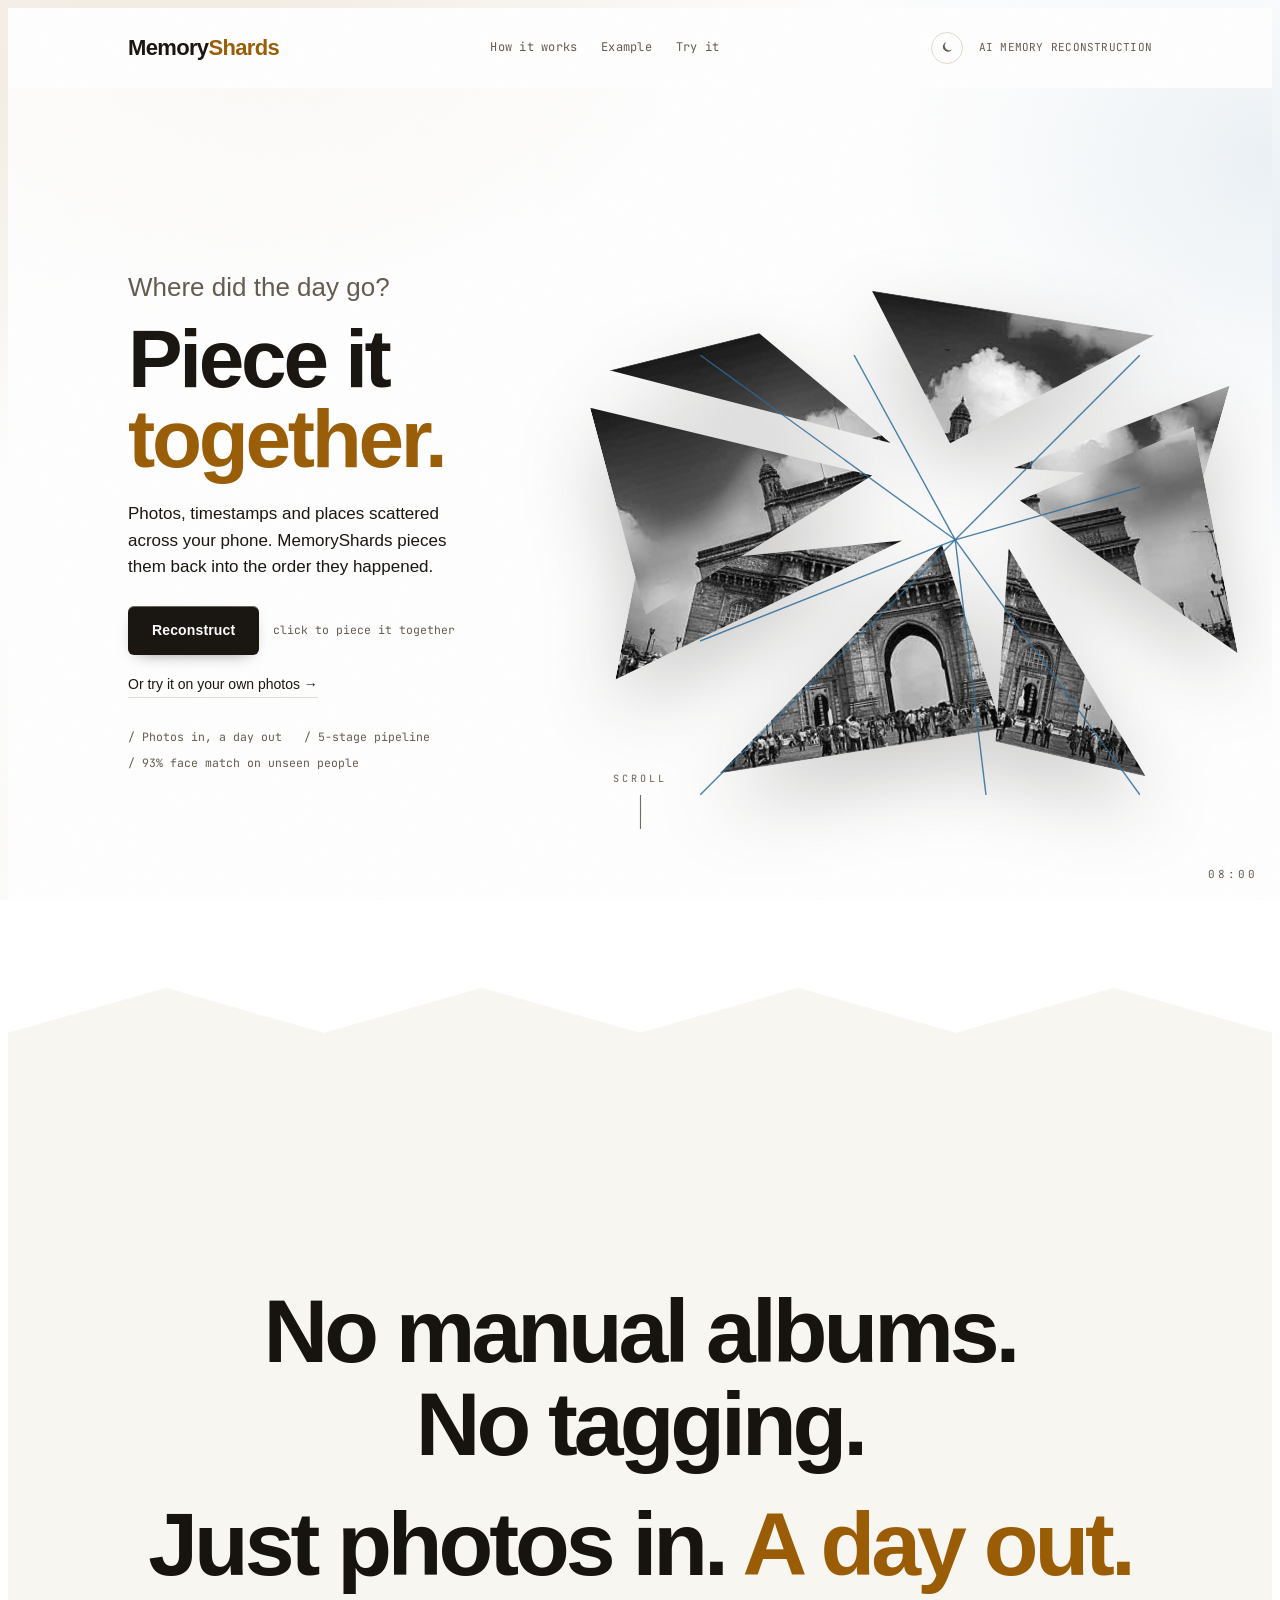
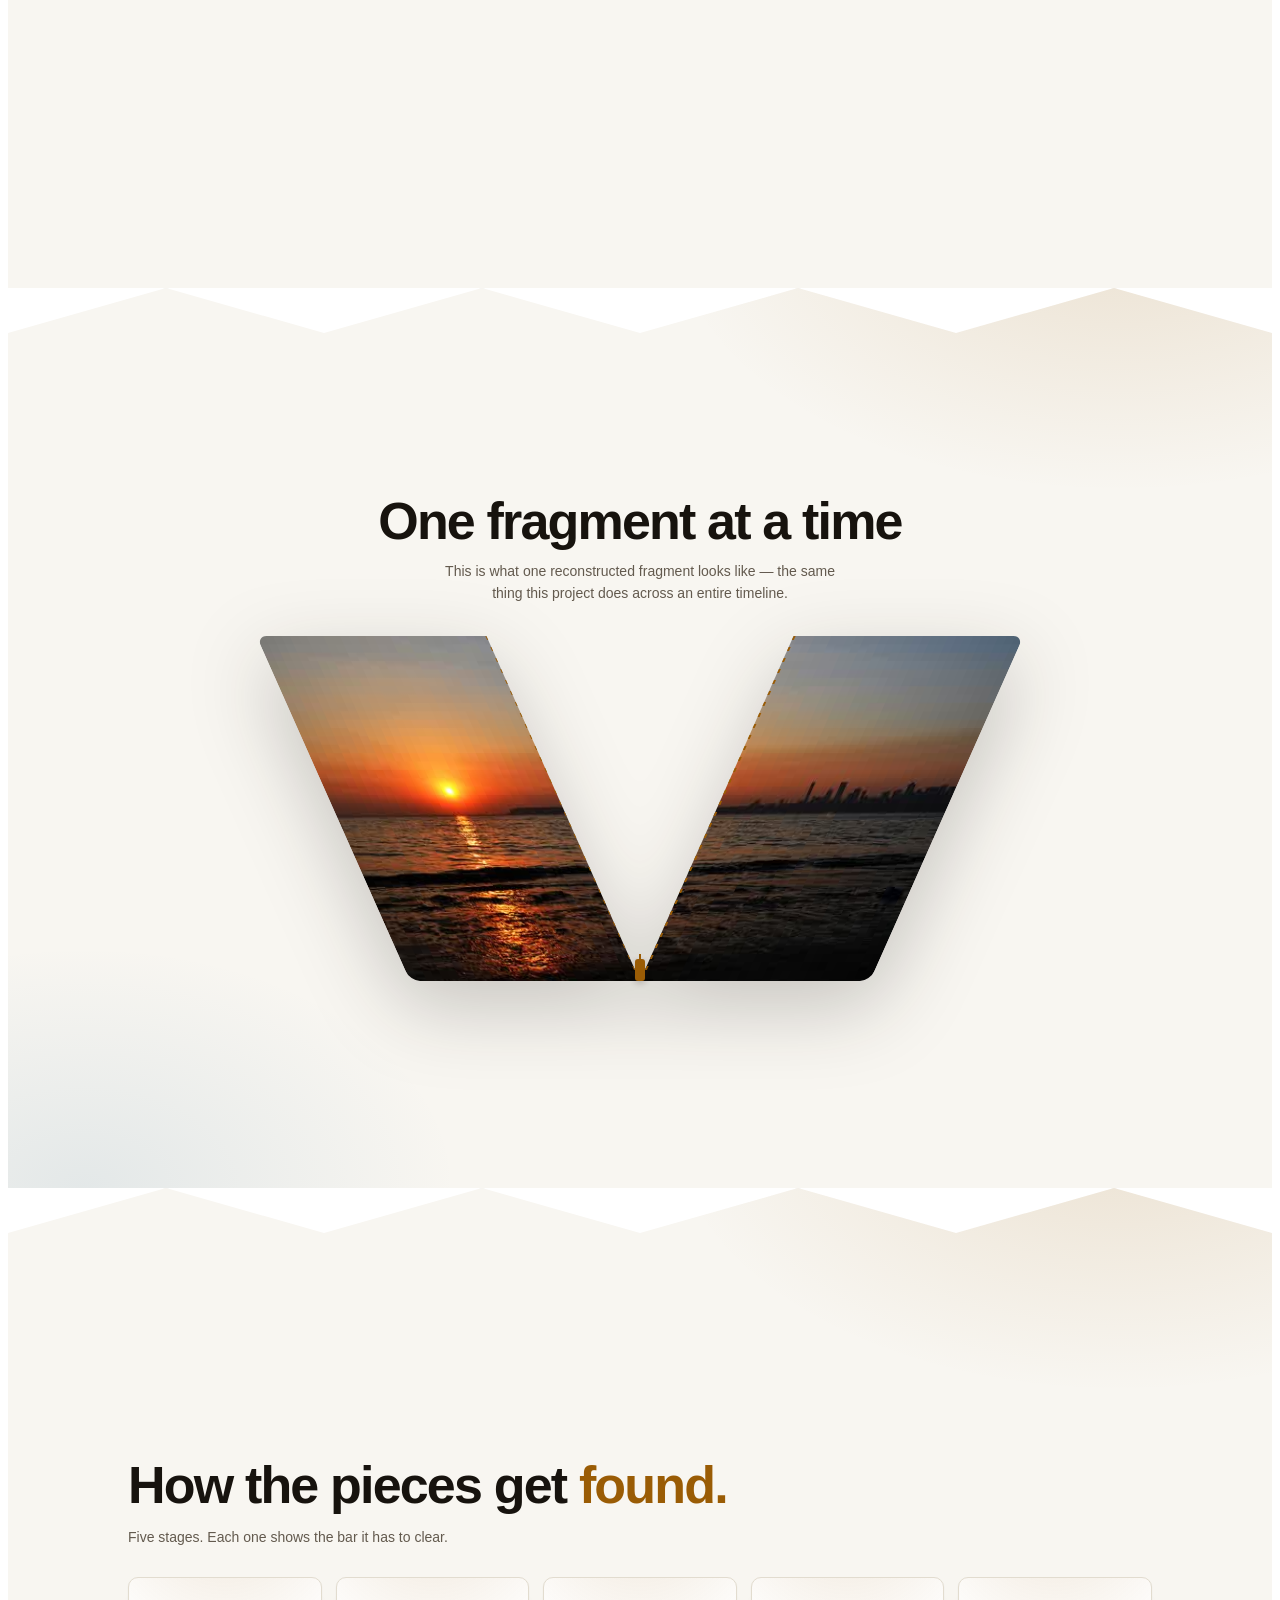
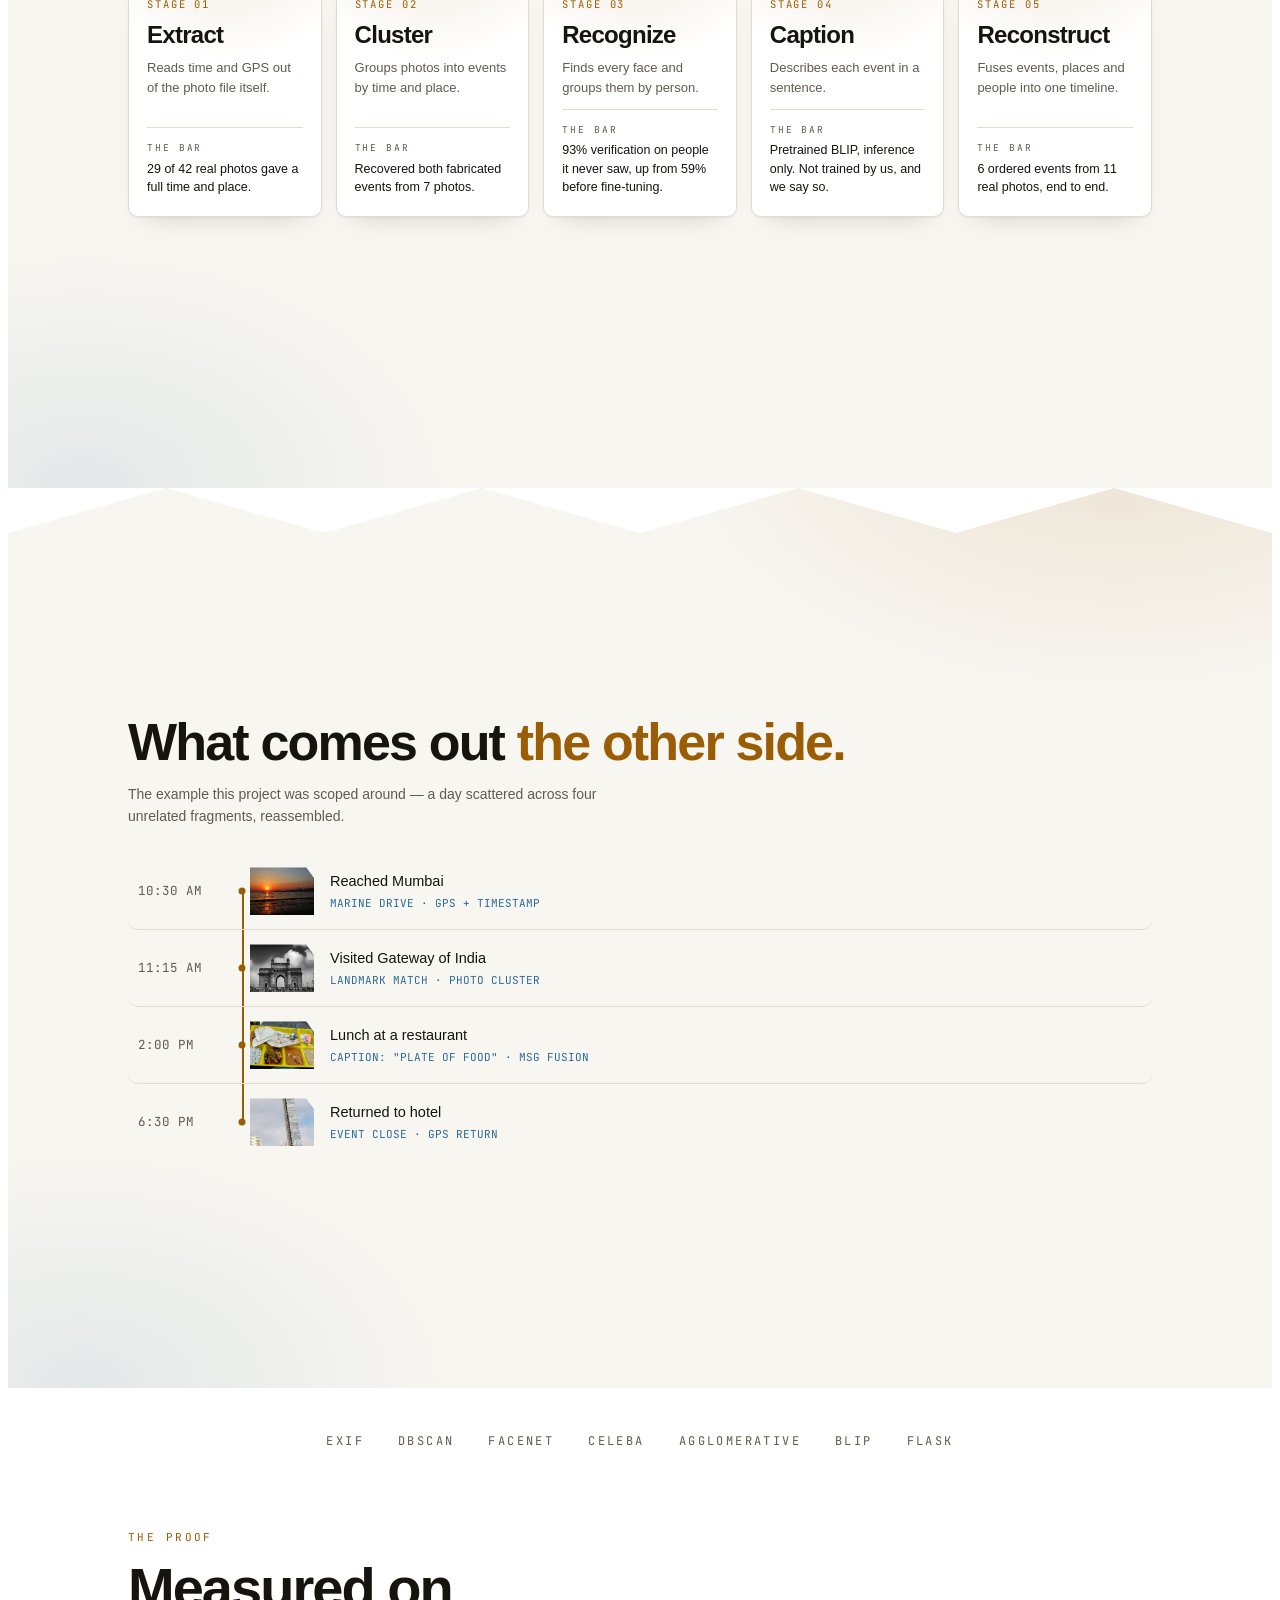
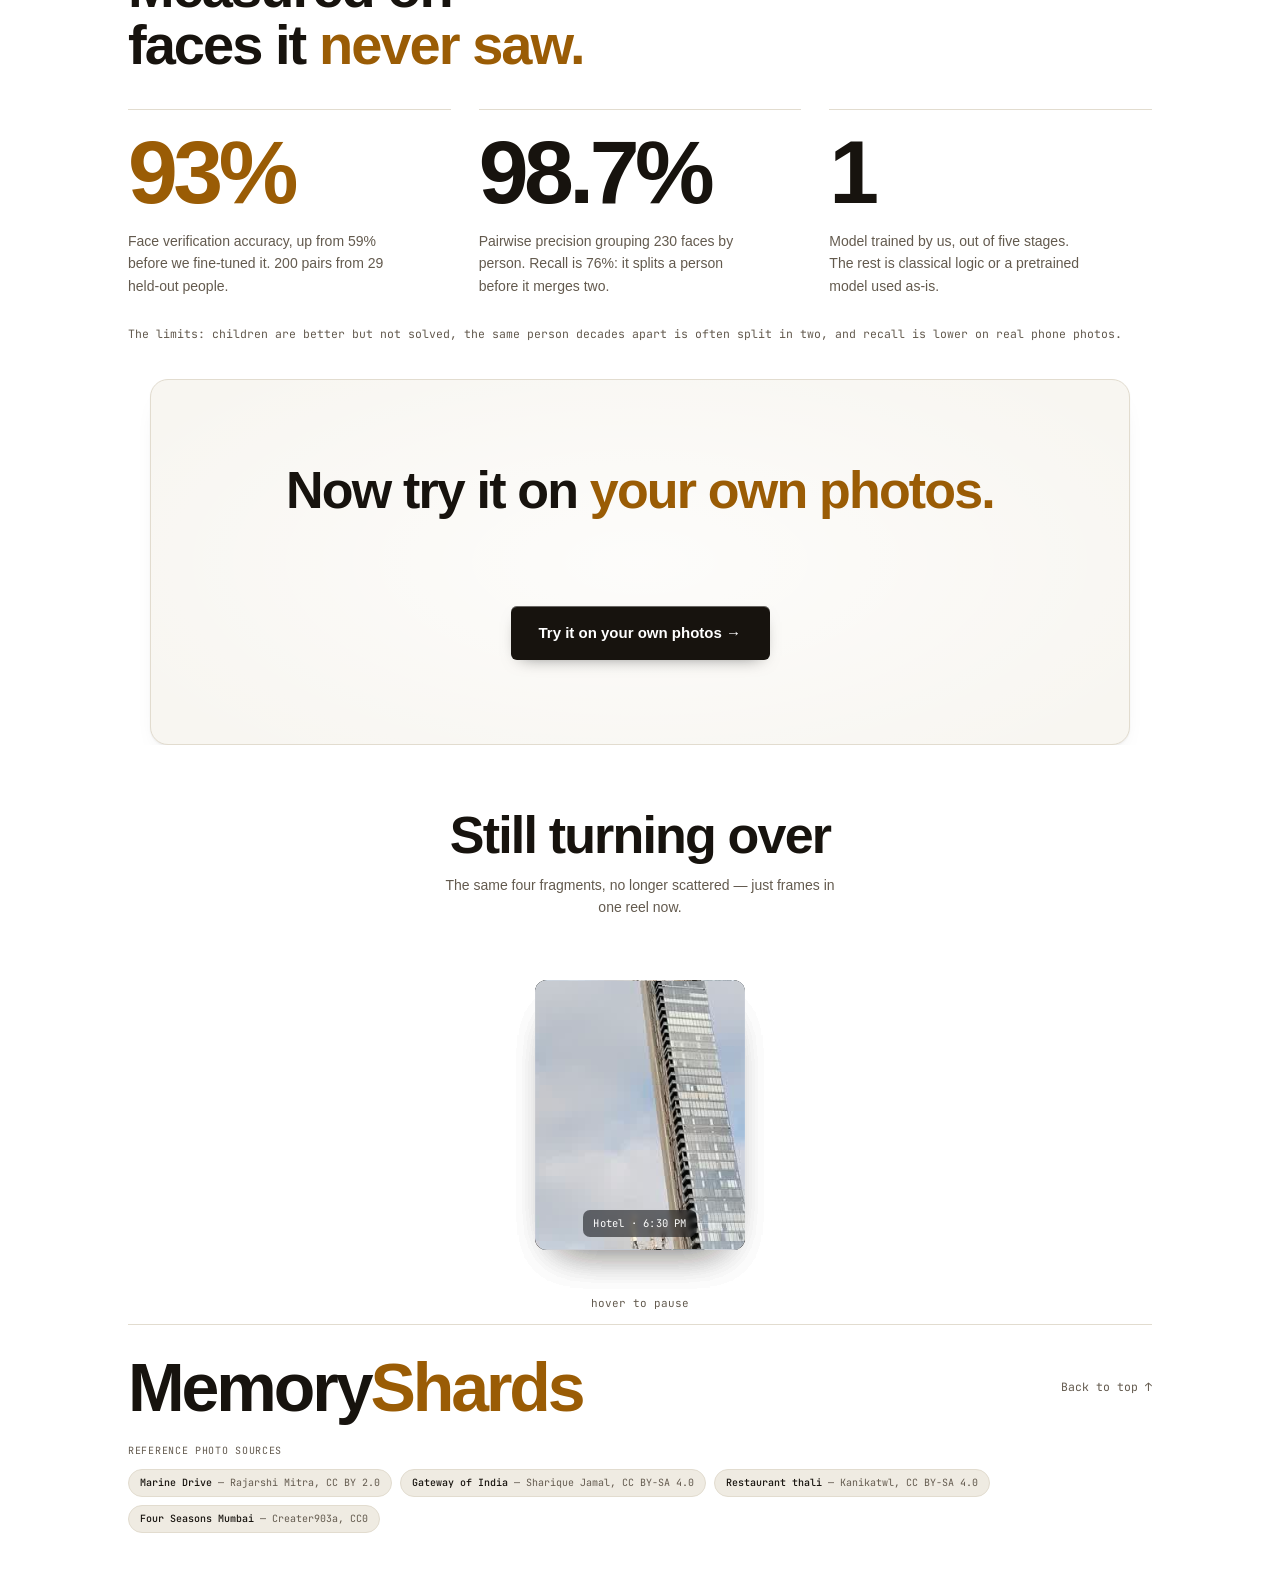
<file: web/index.html>
<!DOCTYPE html>
<html lang="en">
<head>
<meta charset="utf-8">
<script>document.documentElement.setAttribute('data-theme', localStorage.getItem('memoryshards_theme') || 'light');</script>
<meta name="viewport" content="width=device-width, initial-scale=1">
<meta name="theme-color" content="#ffffff">
<meta name="description" content="MemoryShards pieces scattered photos back into the day they came from: EXIF, event clustering, face recognition and captioning, live.">
<meta property="og:type" content="website">
<meta property="og:title" content="MemoryShards: piece the day back together">
<meta property="og:description" content="MemoryShards pieces scattered photos back into the day they came from: EXIF, event clustering, face recognition and captioning, live.">
<meta property="og:image" content="https://memoryshards.onrender.com/media/hero-poster.jpg">
<meta name="twitter:card" content="summary_large_image">
<title>MemoryShards</title>
<link rel="icon" href="data:image/svg+xml,%3Csvg xmlns='http://www.w3.org/2000/svg' viewBox='0 0 100 100'%3E%3Crect width='100' height='100' rx='20' fill='%230b0e14'/%3E%3Cpolygon points='52,18 82,42 68,86 32,86 18,42' fill='none' stroke='%23ffb168' stroke-width='5'/%3E%3Cline x1='52' y1='18' x2='50' y2='58' stroke='%23bfe4ff' stroke-width='3'/%3E%3Cline x1='82' y1='42' x2='50' y2='58' stroke='%23bfe4ff' stroke-width='3'/%3E%3Cline x1='18' y1='42' x2='50' y2='58' stroke='%23bfe4ff' stroke-width='3'/%3E%3C/svg%3E">
<link rel="preconnect" href="https://fonts.googleapis.com">
<link rel="preconnect" href="https://fonts.gstatic.com" crossorigin>
<link rel="preconnect" href="https://api.fontshare.com">
<link href="https://fonts.googleapis.com/css2?family=JetBrains+Mono:wght@400;500&display=swap" rel="stylesheet">
<link href="https://api.fontshare.com/v2/css?f[]=satoshi@400,500,700,900&display=swap" rel="stylesheet">
<link rel="stylesheet" href="style.css">
</head>
<body>
<div class="grain" aria-hidden="true"></div>
<div class="hud-clock mono" aria-hidden="true">08:00</div>
<div class="scroll-progress"></div>

<header class="top">
  <div class="wrap">
    <div class="wordmark">Memory<span>Shards</span></div>
    <nav class="top-nav">
      <a href="#pipeline">How it works</a>
      <a href="#timeline">Example</a>
      <a href="try.html">Try it</a>
    </nav>
    <div class="header-right">
      <button type="button" class="theme-toggle" id="themeToggle" aria-label="Toggle light and dark theme" title="Toggle theme">
        <svg class="theme-icon theme-icon-sun" viewBox="0 0 24 24" width="14" height="14" fill="none" stroke="currentColor" stroke-width="2"><circle cx="12" cy="12" r="4"/><path d="M12 2v2M12 20v2M4.9 4.9l1.4 1.4M17.7 17.7l1.4 1.4M2 12h2M20 12h2M4.9 19.1l1.4-1.4M17.7 6.3l1.4-1.4"/></svg>
        <svg class="theme-icon theme-icon-moon" viewBox="0 0 24 24" width="14" height="14" fill="currentColor"><path d="M20.5 14.5a8.5 8.5 0 1 1-9-13 7 7 0 0 0 9 13z"/></svg>
      </button>
      <div class="byline">AI MEMORY RECONSTRUCTION</div>
    </div>
  </div>
</header>
<main>

<div class="panel panel-hero"><div class="panel-face">
  <video class="hero-video bg-video" data-sticky data-src="media/hero-loop.mp4" data-src-light="media/hero-loop-light.mp4" data-poster="media/hero-poster.jpg" data-poster-light="media/hero-poster-light.jpg" muted loop playsinline preload="none" aria-hidden="true" tabindex="-1"></video>
  <div class="hero-veil" aria-hidden="true"></div>
  <div class="wrap">
  <section class="hero">
    <div class="hero-copy">
      <span class="hero-q">Where did the day go?</span>
      <h1><span class="ln"><span>Piece it</span></span><span class="ln"><span class="accent">together.</span></span></h1>
      <p>Photos, timestamps and places scattered across your phone. MemoryShards pieces them back into the order they happened.</p>
      <div class="hero-actions">
        <button class="primary" id="btnShatter">Reconstruct</button>
        <span class="hero-hint mono">click to piece it together</span>
      </div>
      <a class="hero-link" href="try.html">Or try it on your own photos &rarr;</a>
      <div class="hero-facts mono">
        <span>/ Photos in, a day out</span><span>/ 5-stage pipeline</span><span>/ 93% face match on unseen people</span>
      </div>
    </div>
    <div class="shatter-stage scattered" id="shatterStage" style="--shard-img: url('media/demo-1.jpg')">
      <div class="shard s1"></div>
      <div class="shard s2"></div>
      <div class="shard s3"></div>
      <div class="shard s4"></div>
      <div class="shard s5"></div>
      <div class="shard s6"></div>
      <div class="shard s7"></div>
      <div class="shard s8"></div>
      <svg class="crack-lines" viewBox="0 0 100 100" preserveAspectRatio="none">
        <line x1="58" y1="42" x2="0" y2="0"/>
        <line x1="58" y1="42" x2="35" y2="0"/>
        <line x1="58" y1="42" x2="100" y2="0"/>
        <line x1="58" y1="42" x2="100" y2="30"/>
        <line x1="58" y1="42" x2="100" y2="100"/>
        <line x1="58" y1="42" x2="65" y2="100"/>
        <line x1="58" y1="42" x2="0" y2="100"/>
        <line x1="58" y1="42" x2="0" y2="65"/>
      </svg>
      <div class="shatter-caption">
        <div class="time mono">11:15 AM</div>
        <div class="label">Visited Gateway of India</div>
      </div>
    </div>
    <div class="scroll-nudge mono" aria-hidden="true">SCROLL<span></span></div>
  </section>
</div></div></div>

<div class="panel panel-refusal"><div class="panel-face">
  <video class="bg-video" muted loop playsinline preload="none" aria-hidden="true" tabindex="-1" data-src="media/scene-frames.mp4" data-src-light="media/scene-frames-light.mp4"></video>
  <div class="scene-veil" aria-hidden="true"></div>
  <div class="wrap">
  <section class="refusal">
    <p class="refusal-line reveal">No manual albums.</p>
    <p class="refusal-line reveal">No tagging.</p>
    <p class="refusal-line refusal-line--pay reveal">Just photos in. <span class="accent">A day out.</span></p>
  </section>
</div></div></div>

<div class="panel panel-zip"><div class="panel-face"><div class="wrap">
  <section class="zip-section">
    <h2 class="reveal">One fragment at a time</h2>
    <p class="section-sub reveal">This is what one reconstructed fragment looks like — the same thing this project does across an entire timeline.</p>
    <div class="zip-stage">
      <div class="zip-flap zip-flap--left" style="background-image:url('media/demo-2.jpg')"></div>
      <div class="zip-flap zip-flap--right" style="background-image:url('media/demo-2.jpg')"></div>
      <div class="zip-base zip-base--left" style="background-image:url('media/demo-2.jpg')"></div>
      <div class="zip-base zip-base--right" style="background-image:url('media/demo-2.jpg')"></div>
      <div class="zip-pull" aria-hidden="true"></div>
      <div class="zip-caption">
        <span class="eyebrow">10:30 AM · Marine Drive</span>
        <span class="line">One fragment, made whole.</span>
      </div>
    </div>
  </section>
</div></div></div>

<div class="panel panel-pipeline"><div class="panel-face"><div class="wrap">
  <section class="pipeline" id="pipeline">
    <h2 class="reveal">How the pieces get <span class="accent">found.</span></h2>
    <p class="section-sub">Five stages. Each one shows the bar it has to clear.</p>
    <div class="dossiers">
      <div class="dossier reveal">
        <span class="dossier__kicker mono">STAGE 01</span>
        <h3 class="dossier__name">Extract</h3>
        <p class="dossier__tag">Reads time and GPS out of the photo file itself.</p>
        <div class="dossier__bar"><span class="dossier__label mono">THE BAR</span><p>29 of 42 real photos gave a full time and place.</p></div>
      </div>
      <div class="dossier reveal">
        <span class="dossier__kicker mono">STAGE 02</span>
        <h3 class="dossier__name">Cluster</h3>
        <p class="dossier__tag">Groups photos into events by time and place.</p>
        <div class="dossier__bar"><span class="dossier__label mono">THE BAR</span><p>Recovered both fabricated events from 7 photos.</p></div>
      </div>
      <div class="dossier reveal">
        <span class="dossier__kicker mono">STAGE 03</span>
        <h3 class="dossier__name">Recognize</h3>
        <p class="dossier__tag">Finds every face and groups them by person.</p>
        <div class="dossier__bar"><span class="dossier__label mono">THE BAR</span><p>93% verification on people it never saw, up from 59% before fine-tuning.</p></div>
      </div>
      <div class="dossier reveal">
        <span class="dossier__kicker mono">STAGE 04</span>
        <h3 class="dossier__name">Caption</h3>
        <p class="dossier__tag">Describes each event in a sentence.</p>
        <div class="dossier__bar"><span class="dossier__label mono">THE BAR</span><p>Pretrained BLIP, inference only. Not trained by us, and we say so.</p></div>
      </div>
      <div class="dossier reveal">
        <span class="dossier__kicker mono">STAGE 05</span>
        <h3 class="dossier__name">Reconstruct</h3>
        <p class="dossier__tag">Fuses events, places and people into one timeline.</p>
        <div class="dossier__bar"><span class="dossier__label mono">THE BAR</span><p>6 ordered events from 11 real photos, end to end.</p></div>
      </div>
    </div>
  </section>
</div></div></div>

<div class="panel panel-timeline"><div class="panel-face"><div class="wrap">
  <section class="timeline-section" id="timeline">
    <h2 class="reveal">What comes out <span class="accent">the other side.</span></h2>
    <p class="section-sub">The example this project was scoped around — a day scattered across four unrelated fragments, reassembled.</p>
    <div class="tl">
      <div class="tl-thread reveal" aria-hidden="true"></div>
      <div class="tl-row reveal">
        <div class="tl-time">10:30 AM</div>
        <div class="tl-thumb" style="background-image:url('media/demo-2.jpg')"></div>
        <div class="tl-label">Reached Mumbai<span class="place">MARINE DRIVE · GPS + TIMESTAMP</span></div>
      </div>
      <div class="tl-row reveal">
        <div class="tl-time">11:15 AM</div>
        <div class="tl-thumb" style="background-image:url('media/demo-1.jpg')"></div>
        <div class="tl-label">Visited Gateway of India<span class="place">LANDMARK MATCH · PHOTO CLUSTER</span></div>
      </div>
      <div class="tl-row reveal">
        <div class="tl-time">2:00 PM</div>
        <div class="tl-thumb" style="background-image:url('media/demo-3.jpg')"></div>
        <div class="tl-label">Lunch at a restaurant<span class="place">CAPTION: "PLATE OF FOOD" · MSG FUSION</span></div>
      </div>
      <div class="tl-row reveal">
        <div class="tl-time">6:30 PM</div>
        <div class="tl-thumb" style="background-image:url('media/demo-4.jpg')"></div>
        <div class="tl-label">Returned to hotel<span class="place">EVENT CLOSE · GPS RETURN</span></div>
      </div>
    </div>
  </section>
</div></div></div>

<div class="wrap above-stack">
  <div class="stack-strip mono" aria-label="Built with">
    <span style="--i:0">EXIF</span><span style="--i:1">DBSCAN</span><span style="--i:2">FaceNet</span><span style="--i:3">CelebA</span><span style="--i:4">Agglomerative</span><span style="--i:5">BLIP</span><span style="--i:6">Flask</span>
  </div>
</div>

<div class="wrap above-stack">
  <section class="proof">
    <span class="flow-eyebrow mono">THE PROOF</span>
    <h2 class="reveal">Measured on faces it <span class="accent">never saw.</span></h2>
    <div class="proof-grid">
      <div class="proof-item reveal"><div class="proof-big">93%</div><p>Face verification accuracy, up from 59% before we fine-tuned it. 200 pairs from 29 held-out people.</p></div>
      <div class="proof-item reveal"><div class="proof-big">98.7%</div><p>Pairwise precision grouping 230 faces by person. Recall is 76%: it splits a person before it merges two.</p></div>
      <div class="proof-item reveal"><div class="proof-big">1</div><p>Model trained by us, out of five stages. The rest is classical logic or a pretrained model used as-is.</p></div>
    </div>
    <p class="proof-limit mono">The limits: children are better but not solved, the same person decades apart is often split in two, and recall is lower on real phone photos.</p>
  </section>
</div>

<div class="wrap above-stack">
  <section class="cta-section">
    <video class="bg-video" muted loop playsinline preload="none" aria-hidden="true" tabindex="-1" data-src="media/scene-converge.mp4" data-src-light="media/scene-converge-light.mp4"></video>
    <div class="scene-veil scene-veil--radial" aria-hidden="true"></div>
    <h2 class="reveal">Now try it on <span class="accent">your own photos.</span></h2>
    <p class="section-sub reveal">Upload a few real photos and watch the actual pipeline run &mdash; EXIF extraction, reverse geocoding, event clustering, and captioning &mdash; live, on a dedicated page.</p>
    <a href="try.html" class="cta-link">Try it on your own photos &rarr;</a>
  </section>
</div>

<div class="wrap above-stack">
  <section class="reel-section">
    <h2 class="reveal">Still turning over</h2>
    <p class="section-sub reveal">The same four fragments, no longer scattered — just frames in one reel now.</p>
    <div class="reel-stage" tabindex="0">
      <div class="reel-ring">
        <div class="reel-card" style="background-image:url('media/demo-2.jpg')"><span class="reel-cap">Marine Drive · 10:30 AM</span></div>
        <div class="reel-card" style="background-image:url('media/demo-1.jpg')"><span class="reel-cap">Gateway of India · 11:15 AM</span></div>
        <div class="reel-card" style="background-image:url('media/demo-3.jpg')"><span class="reel-cap">Lunch · 2:00 PM</span></div>
        <div class="reel-card" style="background-image:url('media/demo-4.jpg')"><span class="reel-cap">Hotel · 6:30 PM</span></div>
      </div>
    </div>
    <div class="reel-hint">hover to pause</div>
  </section>
</div>

</main>
<div class="wrap above-stack">
  <footer>
    <div class="footer-top">
      <div class="footer-word">Memory<span>Shards</span></div>
      <a href="#" class="back-to-top">Back to top ↑</a>
    </div>
    <div class="credits-label">Reference photo sources</div>
    <div class="source-chips">
      <span class="source-chip"><b>Marine Drive</b> — Rajarshi Mitra, CC BY 2.0</span>
      <span class="source-chip"><b>Gateway of India</b> — Sharique Jamal, CC BY-SA 4.0</span>
      <span class="source-chip"><b>Restaurant thali</b> — Kanikatwl, CC BY-SA 4.0</span>
      <span class="source-chip"><b>Four Seasons Mumbai</b> — Creater903a, CC0</span>
    </div>
  </footer>
</div>

<script src="common.js"></script>
<script>
  const stage = document.getElementById('shatterStage');
  const btn = document.getElementById('btnShatter');
  const hint = document.querySelector('.hero-hint');
  btn.addEventListener('click', () => {
    const scattered = stage.classList.toggle('scattered');
    btn.textContent = scattered ? 'Reconstruct' : 'Shatter again';
    hint.textContent = scattered ? 'click to piece it together' : 'click to scatter the fragments';
  });

  // Depth-push panel stack: each panel shrinks + dims as the next one
  // covers it, computed directly from the next panel's live position —
  // no reliance on animation-timeline/exit, which doesn't fire on a
  // full-viewport sticky element in testing.
  (function () {
    const panels = Array.from(document.querySelectorAll('.panel'));
    const reduceMotion = window.matchMedia('(prefers-reduced-motion: reduce)').matches;
    if (reduceMotion || panels.length < 2) return;

    let ticking = false;
    function update() {
      const vh = window.innerHeight;
      for (let i = 0; i < panels.length - 1; i++) {
        const next = panels[i + 1];
        const nextTop = next.getBoundingClientRect().top;
        const progress = Math.min(1, Math.max(0, 1 - nextTop / vh));
        const scale = 1 - progress * 0.08;
        const brightness = 1 - progress * 0.32;
        panels[i].style.transform = `scale(${scale})`;
        panels[i].style.filter = `brightness(${brightness})`;
      }
      ticking = false;
    }
    function onScroll() {
      if (!ticking) {
        requestAnimationFrame(update);
        ticking = true;
      }
    }
    window.addEventListener('scroll', onScroll, { passive: true });
    window.addEventListener('resize', onScroll);
    update();
  })();
  // CTA text scramble on hover.
  (function () {
    const a = document.querySelector('.cta-link');
    if (!a || window.matchMedia('(prefers-reduced-motion: reduce)').matches) return;
    const final = a.textContent;
    const chars = 'ABCDEFGHIJKLMNOPQRSTUVWXYZ0123456789/';
    let raf;
    a.style.minWidth = a.offsetWidth + 'px';
    a.addEventListener('mouseenter', () => {
      let f = 0;
      cancelAnimationFrame(raf);
      const step = () => {
        f++;
        a.textContent = [...final].map((c, i) => (c === ' ' || i < f / 2) ? c : chars[Math.floor(Math.random() * chars.length)]).join('');
        if (f / 2 < final.length) raf = requestAnimationFrame(step); else a.textContent = final;
      };
      step();
    });
  })();

  // Cursor-reactive hero (tilts the shard image, drifts the video) and spotlight on stage cards.
  (function () {
    if (window.matchMedia('(prefers-reduced-motion: reduce)').matches) return;
    const face = document.querySelector('.panel-hero .panel-face');
    const stageEl = document.getElementById('shatterStage');
    const video = face.querySelector('.hero-video');
    let raf = null;
    face.addEventListener('pointermove', (e) => {
      if (raf) return;
      raf = requestAnimationFrame(() => {
        raf = null;
        const r = face.getBoundingClientRect();
        const nx = ((e.clientX - r.left) / r.width - 0.5) * 2;
        const ny = ((e.clientY - r.top) / r.height - 0.5) * 2;
        [stageEl, video].forEach((el) => {
          el.style.setProperty('--tx', nx.toFixed(3));
          el.style.setProperty('--ty', ny.toFixed(3));
        });
      });
    });
    face.addEventListener('pointerleave', () => {
      [stageEl, video].forEach((el) => { el.style.setProperty('--tx', 0); el.style.setProperty('--ty', 0); });
    });
    document.querySelectorAll('.dossier').forEach((card) => {
      card.addEventListener('pointermove', (e) => {
        const r = card.getBoundingClientRect();
        card.style.setProperty('--mx', (e.clientX - r.left) + 'px');
        card.style.setProperty('--my', (e.clientY - r.top) + 'px');
      });
    });
  })();

  // Zip stage: --zip-open (1 = torn apart/open, 0 = zipped closed) tracks
  // scroll position within .panel-zip's own range. Can't use the stage's
  // getBoundingClientRect() for this -- .panel-zip is position: sticky, so
  // once pinned, the stage's painted rect stops changing for most of the
  // scroll, and animation-timeline: view() has the same blind spot for the
  // same reason. panel.offsetTop turned out to have the same problem in a
  // sneakier way: measured live, it drifted WITH scrollY once the panel
  // engaged sticky (1888 at load, 2012 after only 112px of scroll) instead
  // of staying at its static flow position, which silently kept the
  // computed progress pinned near zero -- looked "stuck open" no matter how
  // far you scrolled. Fixed by measuring the TRUE static top once (briefly
  // forcing position: static to read it with getBoundingClientRect, then
  // reverting -- a synchronous read+revert, no visible flash) and caching
  // it, instead of re-reading offsetTop on every scroll tick.
  (function () {
    const panel = document.querySelector('.panel-zip');
    const stage = document.querySelector('.zip-stage');
    if (!panel || !stage || window.matchMedia('(prefers-reduced-motion: reduce)').matches) return;
    let panelTop = 0, panelHeight = 0;
    const measure = () => {
      const prevPosition = panel.style.position;
      panel.style.position = 'static';
      panelTop = panel.getBoundingClientRect().top + window.scrollY;
      panelHeight = panel.offsetHeight;
      panel.style.position = prevPosition;
      // The stage's real rendered pixel size, so the flap/base backgrounds
      // (fixed-size, not `cover`) line up exactly at the seam regardless of
      // how tall the flap currently is.
      const stageRect = stage.getBoundingClientRect();
      stage.style.setProperty('--sw', stageRect.width + 'px');
      stage.style.setProperty('--sh', stageRect.height + 'px');
    };
    measure();
    window.addEventListener('resize', measure, { passive: true });
    const update = () => {
      // .panel-pipeline (the next stacked card) turned out to engage its own
      // sticky pin almost immediately after entering .panel-zip's range --
      // measured its rect as already pinned at a constant viewport position
      // from as little as 10% into panel-zip's own height. So closing the
      // zip over half that height (the original choice) left it still
      // visibly open while the next card's torn edge was already rising
      // over it. Closing over a short window right at the start instead
      // means whatever the next card later covers is the finished photo.
      const scrolledIntoPanel = window.scrollY - panelTop;
      const t = Math.max(0, Math.min(1, scrolledIntoPanel / (panelHeight * 0.16)));
      stage.style.setProperty('--zip-open', String(1 - t));
    };
    window.addEventListener('scroll', update, { passive: true });
    update();
  })();

  // HUD clock: the page is one day, and scrolling moves it from 08:00 to 22:00.
  (function () {
    const el = document.querySelector('.hud-clock');
    if (!el) return;
    const update = () => {
      const max = document.documentElement.scrollHeight - window.innerHeight;
      const t = max > 0 ? Math.min(1, window.scrollY / max) : 0;
      const mins = Math.round(8 * 60 + t * 14 * 60);
      el.textContent = String(Math.floor(mins / 60)).padStart(2, '0') + ':' + String(mins % 60).padStart(2, '0');
    };
    window.addEventListener('scroll', update, { passive: true });
    update();
  })();
</script>
</body>
</html>
</file>
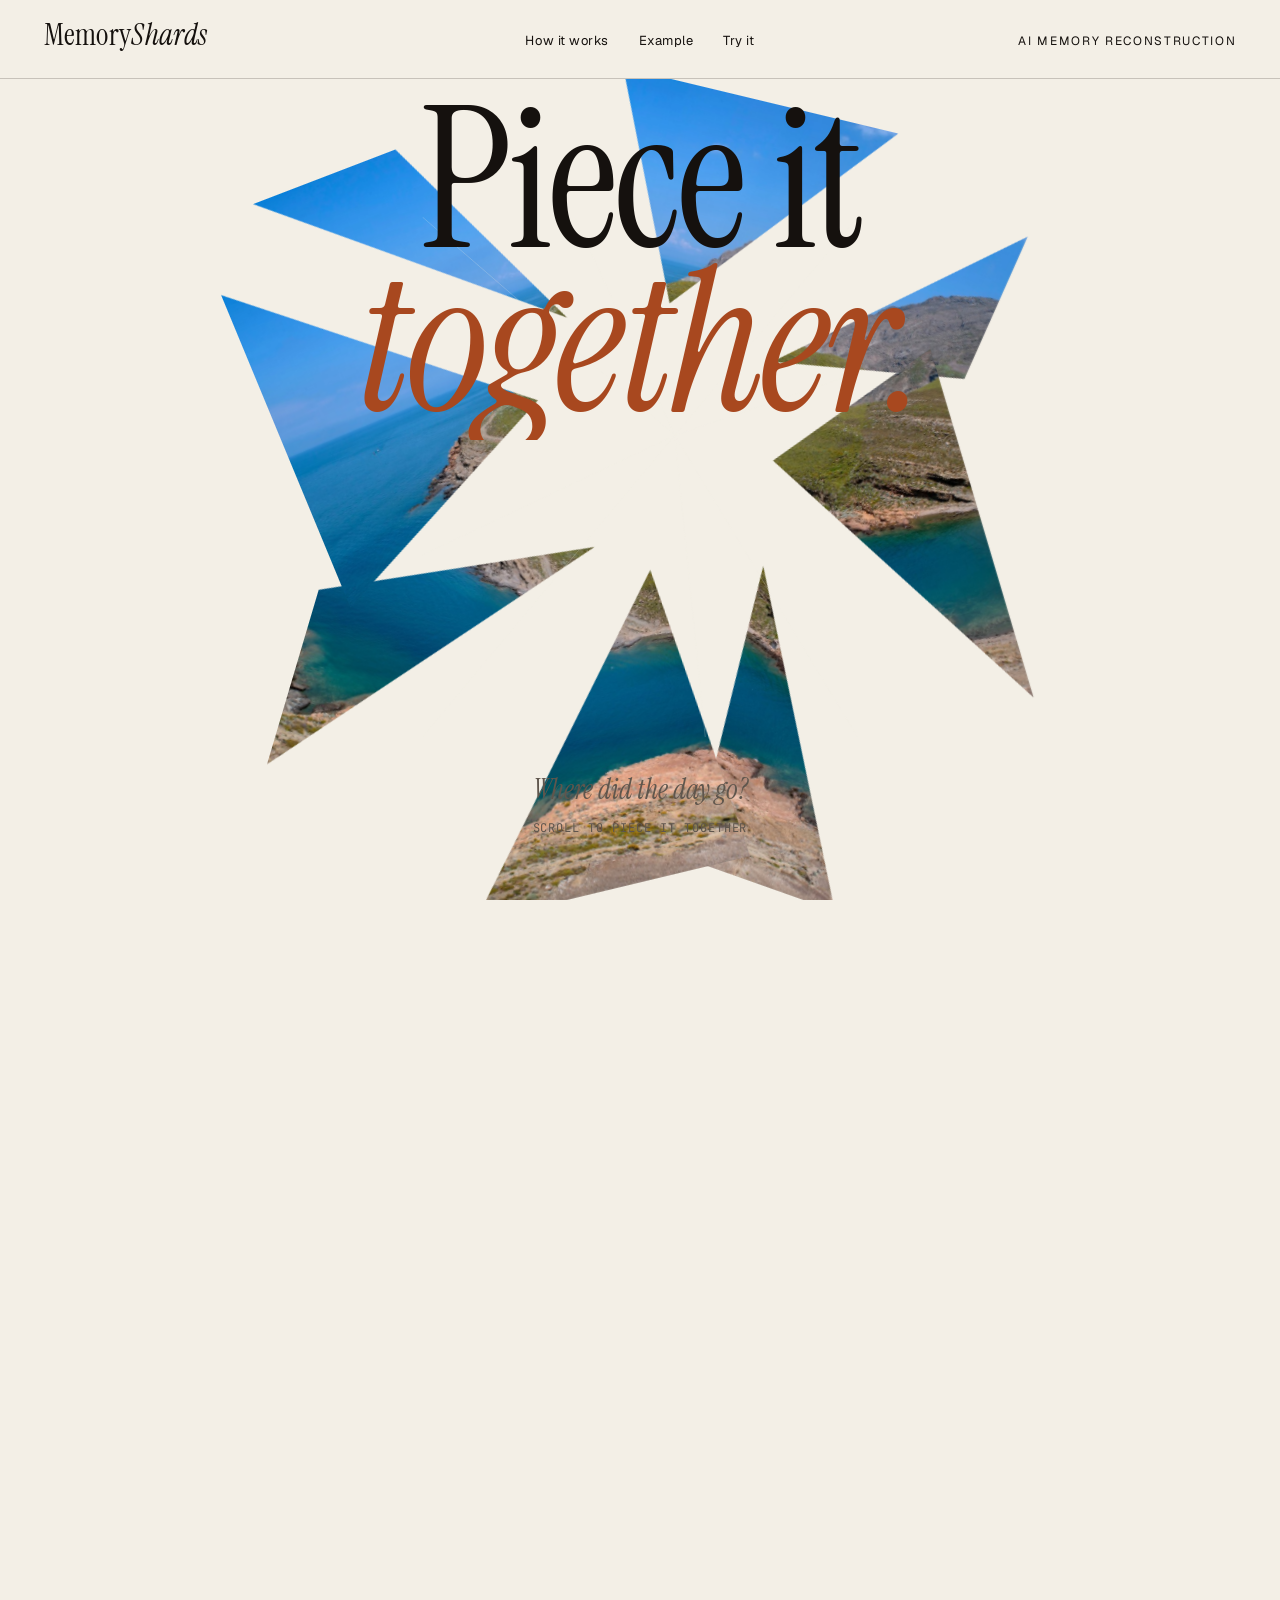
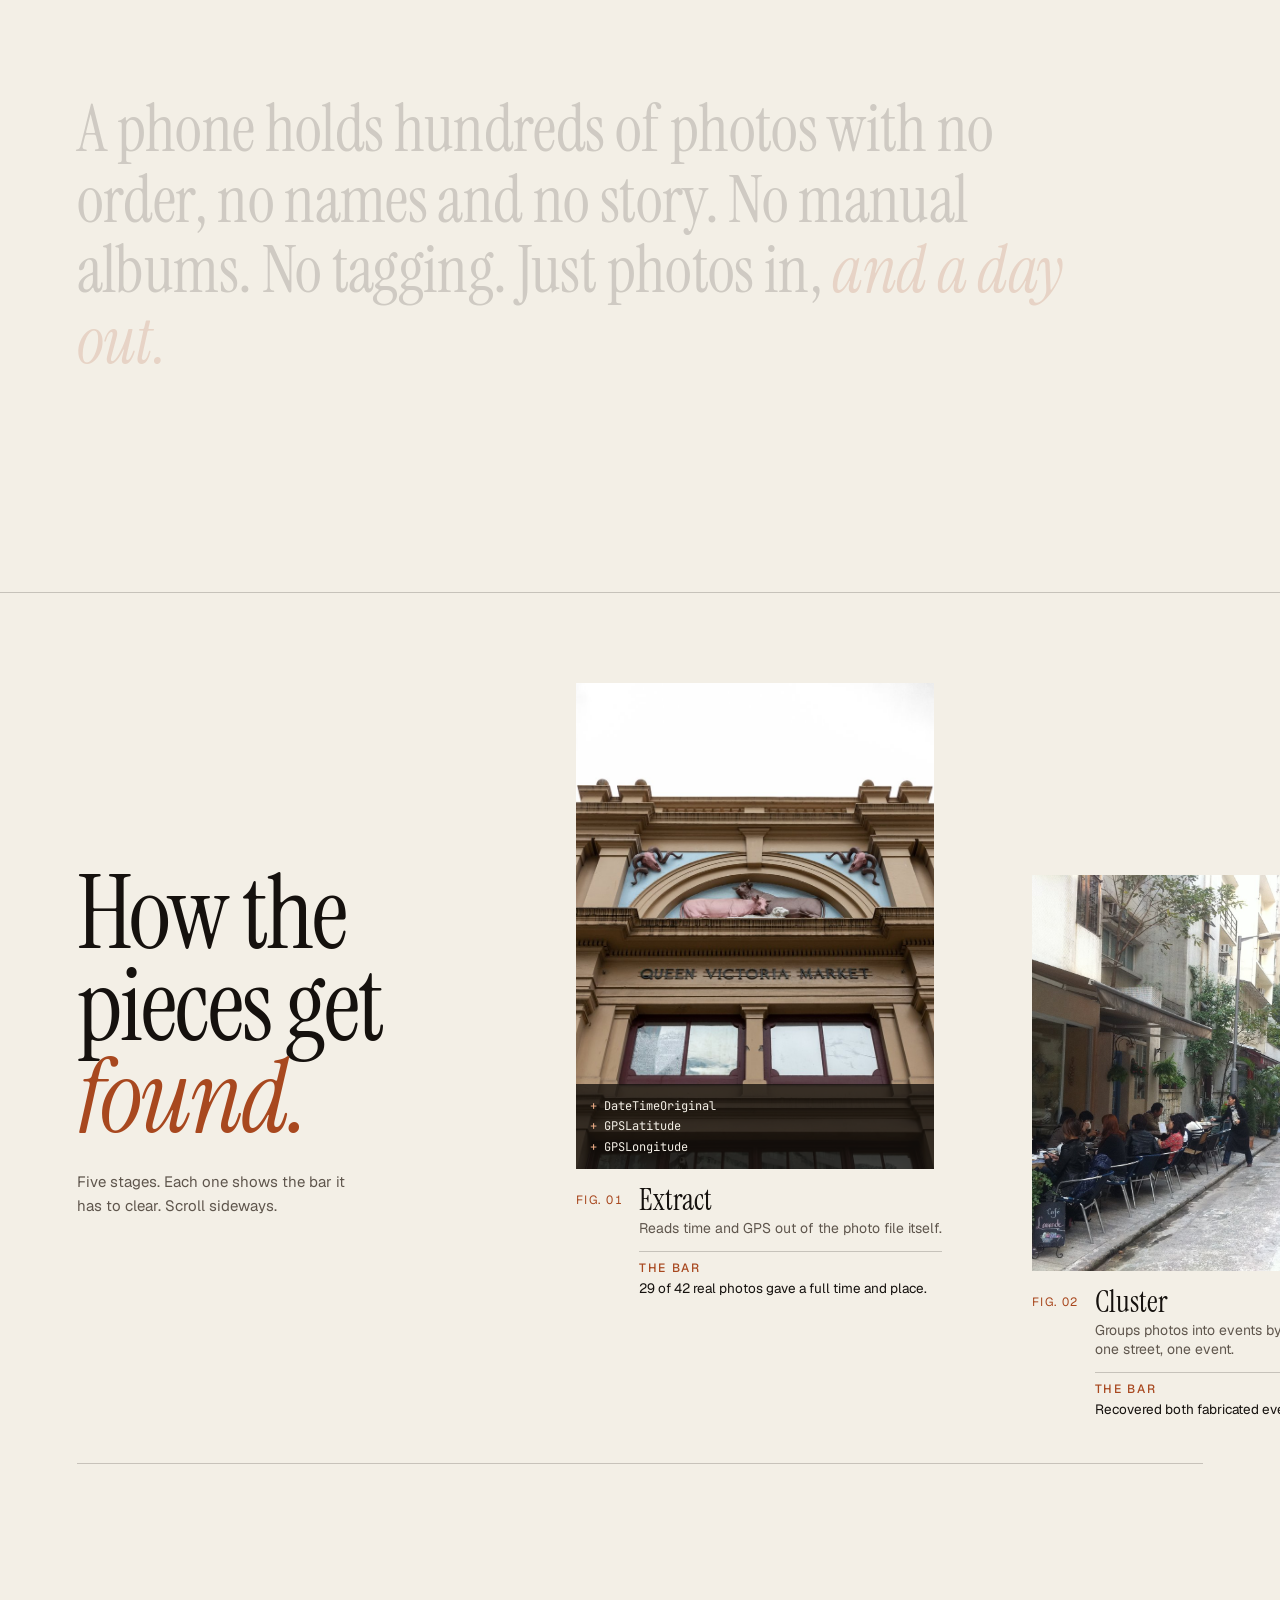
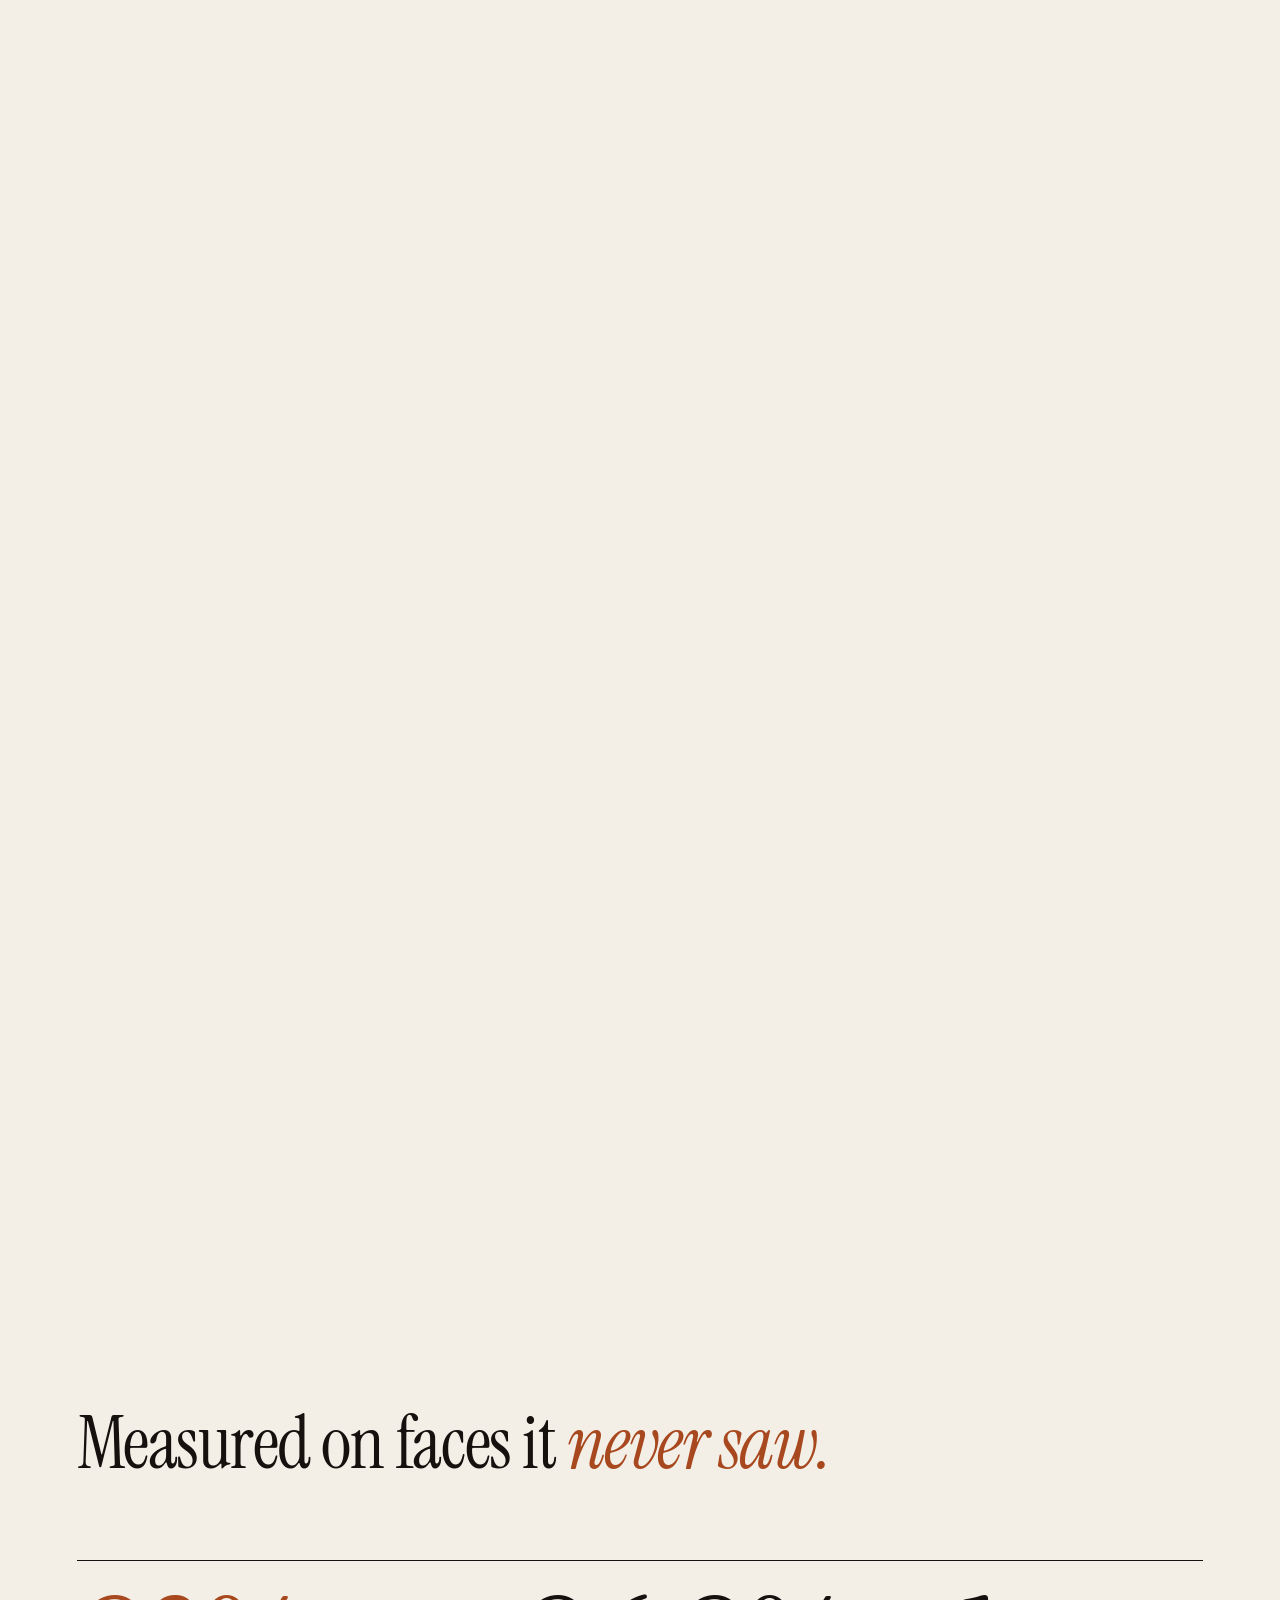
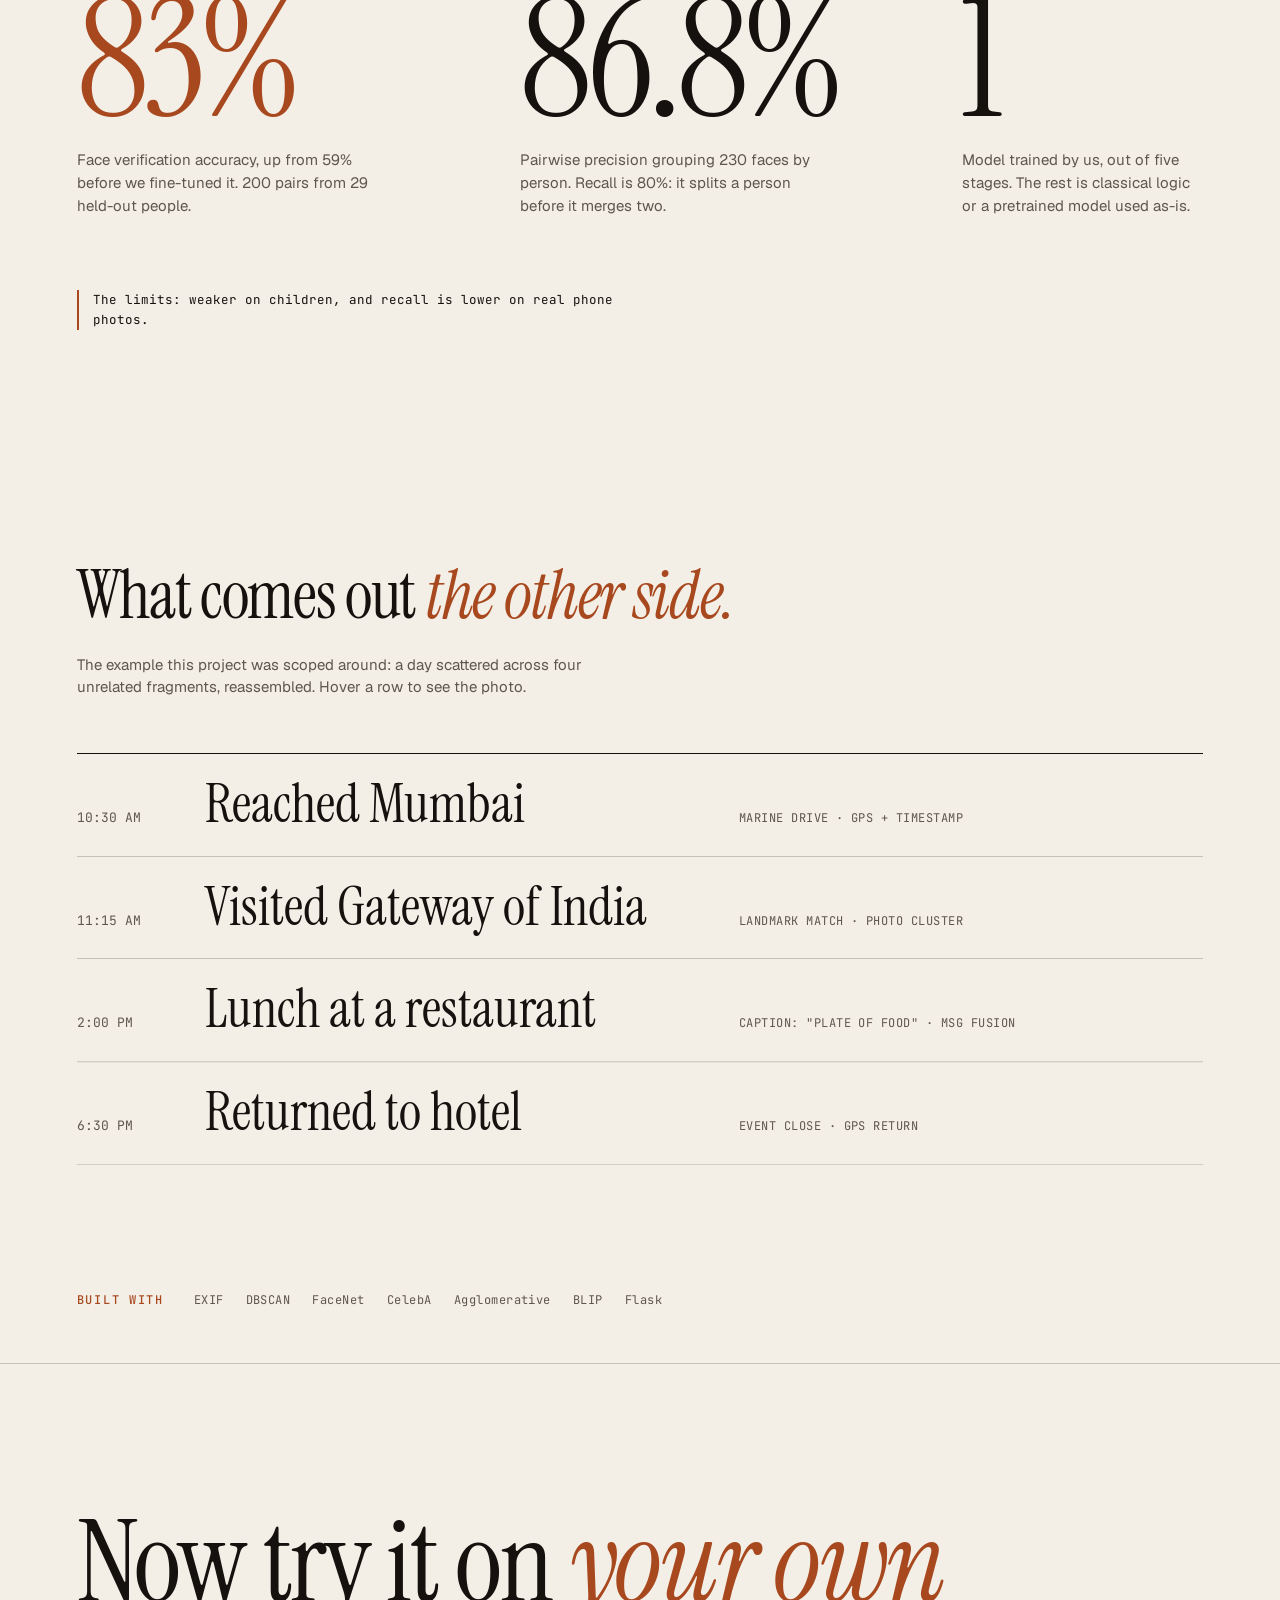
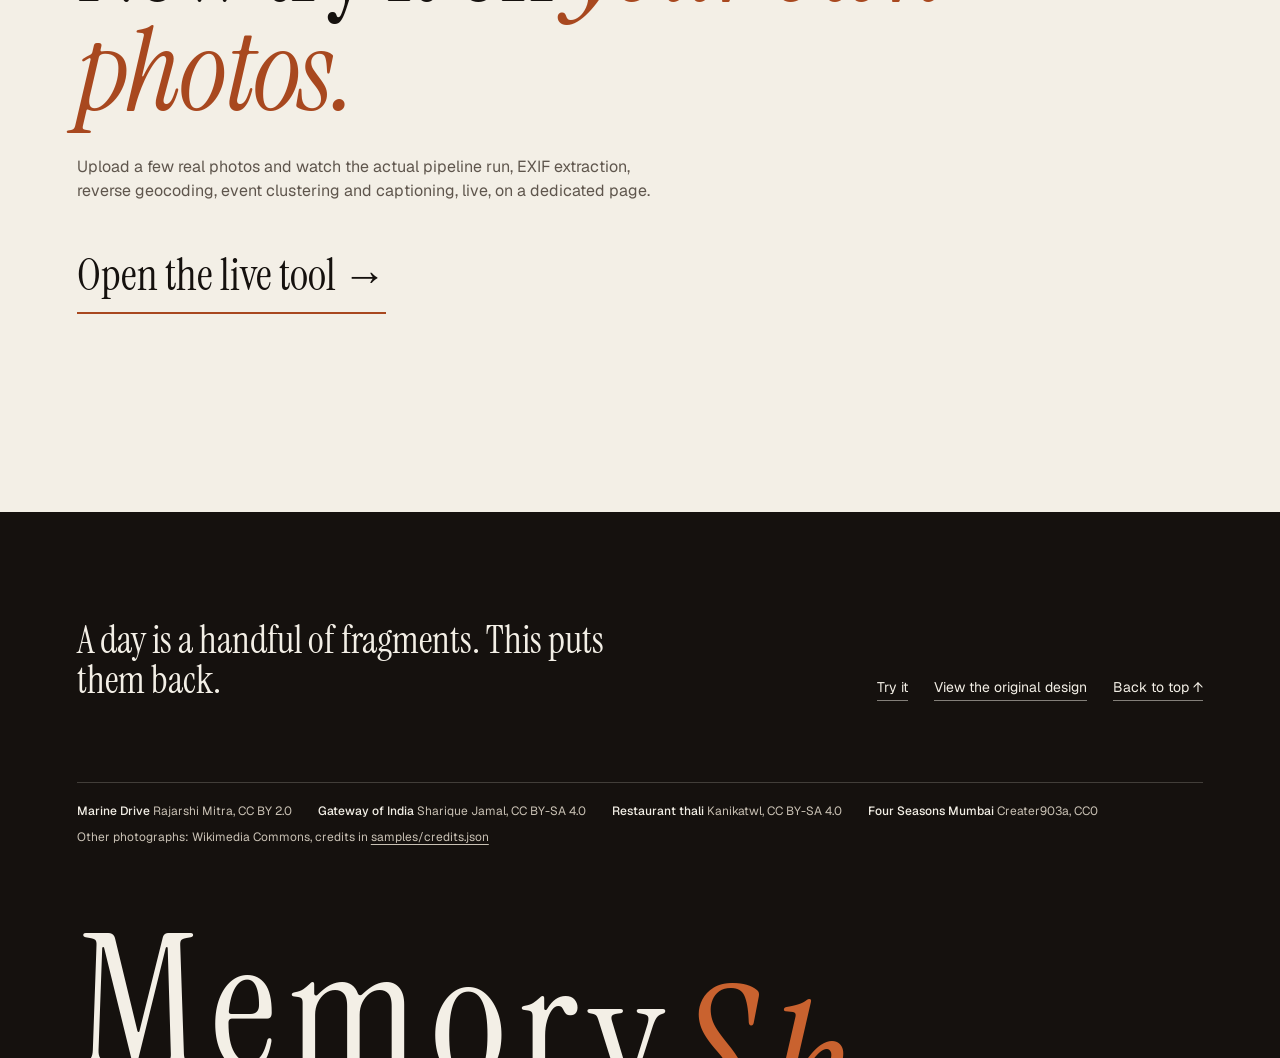
<file: web/mare/index.html>
<!DOCTYPE html>
<html lang="en" data-theme="light">
<head>
<meta charset="utf-8">
<meta name="viewport" content="width=device-width, initial-scale=1">
<meta name="theme-color" content="#f3efe6">
<meta name="description" content="MemoryShards pieces scattered photos back into the day they came from: EXIF, event clustering, face recognition and captioning, live.">
<title>MemoryShards: piece the day back together</title>
<link rel="icon" href="data:image/svg+xml,%3Csvg xmlns='http://www.w3.org/2000/svg' viewBox='0 0 100 100'%3E%3Crect width='100' height='100' fill='%2315110e'/%3E%3Cpolygon points='52,18 82,42 68,86 32,86 18,42' fill='none' stroke='%23c9622f' stroke-width='6'/%3E%3C/svg%3E">
<link rel="preload" href="fonts/instrument-serif-latin-400-normal.woff2" as="font" type="font/woff2" crossorigin>
<link rel="stylesheet" href="mare.css">
</head>
<body>

<header class="top">
  <a class="wordmark" href="index.html" aria-label="MemoryShards, home">Memory<em>Shards</em></a>
  <nav class="top-nav" aria-label="Sections">
    <a href="#pipeline">How it works</a>
    <a href="#timeline">Example</a>
    <a href="try.html">Try it</a>
  </nav>
  <div class="byline">AI memory reconstruction</div>
</header>

<main>
  <!-- HERO: shards of one photograph rejoin as you scroll, then the picture opens to full bleed -->
  <section class="hero" aria-labelledby="h1">
    <div class="hero-pin">
      <h1 id="h1" class="hero-title">
        <span class="mask"><span class="line">Piece it</span></span>
        <span class="mask"><span class="line"><em>together.</em></span></span>
      </h1>

      <div class="stage" id="stage" role="img" aria-label="A rocky cove with turquoise water, shown first as scattered shards that rejoin into one photograph">
        <div class="whole" id="whole" style="background-image:url('../samples/0.jpg')"></div>
        <div class="pieces" id="pieces" aria-hidden="true">
          <div class="shard s1" style="background-image:url('../samples/0.jpg')"></div>
          <div class="shard s2" style="background-image:url('../samples/0.jpg')"></div>
          <div class="shard s3" style="background-image:url('../samples/0.jpg')"></div>
          <div class="shard s4" style="background-image:url('../samples/0.jpg')"></div>
          <div class="shard s5" style="background-image:url('../samples/0.jpg')"></div>
          <div class="shard s6" style="background-image:url('../samples/0.jpg')"></div>
          <div class="shard s7" style="background-image:url('../samples/0.jpg')"></div>
          <div class="shard s8" style="background-image:url('../samples/0.jpg')"></div>
        </div>
        <svg class="cracks" id="cracks" viewBox="0 0 100 100" preserveAspectRatio="none" aria-hidden="true">
          <line x1="58" y1="42" x2="0" y2="0"/><line x1="58" y1="42" x2="35" y2="0"/><line x1="58" y1="42" x2="100" y2="0"/><line x1="58" y1="42" x2="100" y2="30"/>
          <line x1="58" y1="42" x2="100" y2="100"/><line x1="58" y1="42" x2="65" y2="100"/><line x1="58" y1="42" x2="0" y2="100"/><line x1="58" y1="42" x2="0" y2="65"/>
        </svg>
      </div>
      <div class="scrim" id="scrim" aria-hidden="true"></div>

      <p class="hero-ask">Where did the day go?<small>Scroll to piece it together</small></p>
      <p class="hero-end" id="heroEnd">Photos, timestamps and places, scattered across your phone. Pieced back into the order <em>they happened.</em></p>
      <p class="hero-credit" id="heroCredit">Reference photo: Kardamos beach, Gökçeada, by Ggia, <a href="https://commons.wikimedia.org/wiki/File%3A20100524_Kardamos_beach_Imbros_G%C3%B6k%C3%A7eada_Turkey.jpg" target="_blank" rel="noreferrer">CC BY-SA 3.0</a></p>
    </div>
  </section>

  <section class="statement" aria-label="What it does">
    <p id="statement">A phone holds hundreds of photos with no order, no names and no story. No manual albums. No tagging. Just photos in, and a day out.</p>
  </section>

  <!-- PIPELINE: five stages as a pinned horizontal essay -->
  <section class="stages" id="pipeline" aria-label="How the pieces get found">
    <div class="track" id="track">
      <div class="lead">
        <h2>How the pieces get <em>found.</em></h2>
        <p>Five stages. Each one shows the bar it has to clear. Scroll sideways.</p>
      </div>

      <figure class="plate tall">
        <div class="ph">
          <img src="../samples/33.jpg" alt="A historic building facade" loading="lazy">
          <div class="exif" aria-hidden="true"><span>DateTimeOriginal</span><span>GPSLatitude</span><span>GPSLongitude</span></div>
        </div>
        <figcaption>
          <span class="fig">Fig. 01</span>
          <h3>Extract</h3>
          <span class="tag">Reads time and GPS out of the photo file itself.</span>
          <p class="bar"><b>The bar</b>29 of 42 real photos gave a full time and place.</p>
        </figcaption>
      </figure>

      <figure class="plate wide">
        <div class="ph">
          <div class="stack2">
            <img src="../samples/83.jpg" alt="A market street, first frame" loading="lazy">
            <img src="../samples/84.jpg" alt="The same market street, a few steps on" loading="lazy">
          </div>
        </div>
        <figcaption>
          <span class="fig">Fig. 02</span>
          <h3>Cluster</h3>
          <span class="tag">Groups photos into events by time and place. Two frames, one street, one event.</span>
          <p class="bar"><b>The bar</b>Recovered both fabricated events from 7 photos.</p>
        </figcaption>
      </figure>

      <figure class="plate tall">
        <div class="ph">
          <img src="../samples/32.jpg" alt="Portrait of a smiling man in a flat cap" loading="lazy" style="object-position: 50% 30%">
          <div class="face-box" aria-hidden="true"></div>
          <div class="face-tag" aria-hidden="true">person A</div>
        </div>
        <figcaption>
          <span class="fig">Fig. 03</span>
          <h3>Recognize</h3>
          <span class="tag">Finds every face and groups them by person.</span>
          <p class="bar"><b>The bar</b>94% verification on people it never saw, up from 59% before fine-tuning.</p>
        </figcaption>
      </figure>

      <figure class="plate wide">
        <div class="ph">
          <img src="../media/demo-3.jpg" alt="A steel tray of Indian food" loading="lazy">
          <div class="said" aria-hidden="true">"plate of food"</div>
        </div>
        <figcaption>
          <span class="fig">Fig. 04</span>
          <h3>Caption</h3>
          <span class="tag">Describes each event in a sentence.</span>
          <p class="bar"><b>The bar</b>Pretrained BLIP, inference only. Not trained by us, and we say so.</p>
        </figcaption>
      </figure>

      <figure class="plate wide">
        <div class="ph">
          <div class="film">
            <figure><img src="../media/demo-2.jpg" alt="Marine Drive at sunset"><figcaption>10:30 AM</figcaption></figure>
            <figure><img src="../media/demo-1.jpg" alt="Gateway of India"><figcaption>11:15 AM</figcaption></figure>
            <figure><img src="../media/demo-3.jpg" alt="Lunch"><figcaption>2:00 PM</figcaption></figure>
            <figure><img src="../media/demo-4.jpg" alt="Hotel tower"><figcaption>6:30 PM</figcaption></figure>
          </div>
        </div>
        <figcaption>
          <span class="fig">Fig. 05</span>
          <h3>Reconstruct</h3>
          <span class="tag">Fuses events, places and people into one timeline.</span>
          <p class="bar"><b>The bar</b>6 ordered events from 11 real photos, end to end.</p>
        </figcaption>
      </figure>

      <div class="lead end"><h2>One day, <em>in order.</em></h2></div>
    </div>
    <div class="progress" aria-hidden="true"><i></i></div>
  </section>

  <!-- PROOF -->
  <section class="proof" aria-labelledby="proofH">
    <h2 id="proofH">Measured on faces it <em>never saw.</em></h2>
    <div class="proof-grid">
      <div class="proof-item"><div class="proof-big" data-count="94" data-suffix="%">94%</div><p>Face verification accuracy, up from 59% before we fine-tuned it. 200 pairs from 29 held-out people.</p></div>
      <div class="proof-item"><div class="proof-big" data-count="98.8" data-suffix="%" data-decimals="1">98.8%</div><p>Pairwise precision grouping 230 faces by person. Recall is 80%: it splits a person before it merges two.</p></div>
      <div class="proof-item"><div class="proof-big" data-count="1">1</div><p>Model trained by us, out of five stages. The rest is classical logic or a pretrained model used as-is.</p></div>
    </div>
    <p class="proof-limit">The limits: weaker on children, and recall is lower on real phone photos.</p>
  </section>

  <!-- EXAMPLE TIMELINE -->
  <section class="index" id="timeline" aria-labelledby="idxH">
    <h2 id="idxH">What comes out <em>the other side.</em></h2>
    <p class="sub">The example this project was scoped around: a day scattered across four unrelated fragments, reassembled. Hover a row to see the photo.</p>
    <ol id="rows">
      <li><a class="row" href="try.html" data-img="../media/demo-2.jpg"><span class="tm">10:30 AM</span><span class="t">Reached Mumbai</span><span class="pl">Marine Drive · GPS + timestamp</span></a></li>
      <li><a class="row" href="try.html" data-img="../media/demo-1.jpg"><span class="tm">11:15 AM</span><span class="t">Visited Gateway of India</span><span class="pl">Landmark match · photo cluster</span></a></li>
      <li><a class="row" href="try.html" data-img="../media/demo-3.jpg"><span class="tm">2:00 PM</span><span class="t">Lunch at a restaurant</span><span class="pl">Caption: "plate of food" · msg fusion</span></a></li>
      <li><a class="row" href="try.html" data-img="../media/demo-4.jpg"><span class="tm">6:30 PM</span><span class="t">Returned to hotel</span><span class="pl">Event close · GPS return</span></a></li>
    </ol>
  </section>

  <p class="built" aria-label="Built with"><b>Built with</b><span>EXIF</span><span>DBSCAN</span><span>FaceNet</span><span>CelebA</span><span>Agglomerative</span><span>BLIP</span><span>Flask</span></p>

  <section class="cta" aria-labelledby="ctaH">
    <h2 id="ctaH">Now try it on <em>your own photos.</em></h2>
    <p>Upload a few real photos and watch the actual pipeline run, EXIF extraction, reverse geocoding, event clustering and captioning, live, on a dedicated page.</p>
    <a class="go" href="try.html">Open the live tool &rarr;</a>
  </section>
</main>

<footer class="foot" id="end">
  <div class="foot-top">
    <p>A day is a handful of fragments. This puts them back.</p>
    <nav class="foot-links" aria-label="Footer">
      <a href="try.html">Try it</a>
      <a href="../index.html">View the original design</a>
      <a href="#top" id="toTop">Back to top ↑</a>
    </nav>
  </div>
  <div class="credits" aria-label="Reference photo sources">
    <span><b>Marine Drive</b> Rajarshi Mitra, CC BY 2.0</span>
    <span><b>Gateway of India</b> Sharique Jamal, CC BY-SA 4.0</span>
    <span><b>Restaurant thali</b> Kanikatwl, CC BY-SA 4.0</span>
    <span><b>Four Seasons Mumbai</b> Creater903a, CC0</span>
    <span>Other photographs: Wikimedia Commons, credits in <a href="../samples/credits.json">samples/credits.json</a></span>
  </div>
  <div class="big-word" aria-hidden="true"><span>M</span><span>e</span><span>m</span><span>o</span><span>r</span><span>y</span><span class="it">S</span><span class="it">h</span><span class="it">a</span><span class="it">r</span><span class="it">d</span><span class="it">s</span></div>
</footer>

<div class="peek" id="peek" aria-hidden="true"><img id="peekImg" src="../media/demo-2.jpg" alt=""></div>

<script src="vendor/gsap.min.js"></script>
<script src="vendor/ScrollTrigger.min.js"></script>
<script src="vendor/lenis.min.js"></script>
<script src="mare.js"></script>
</body>
</html>
</file>
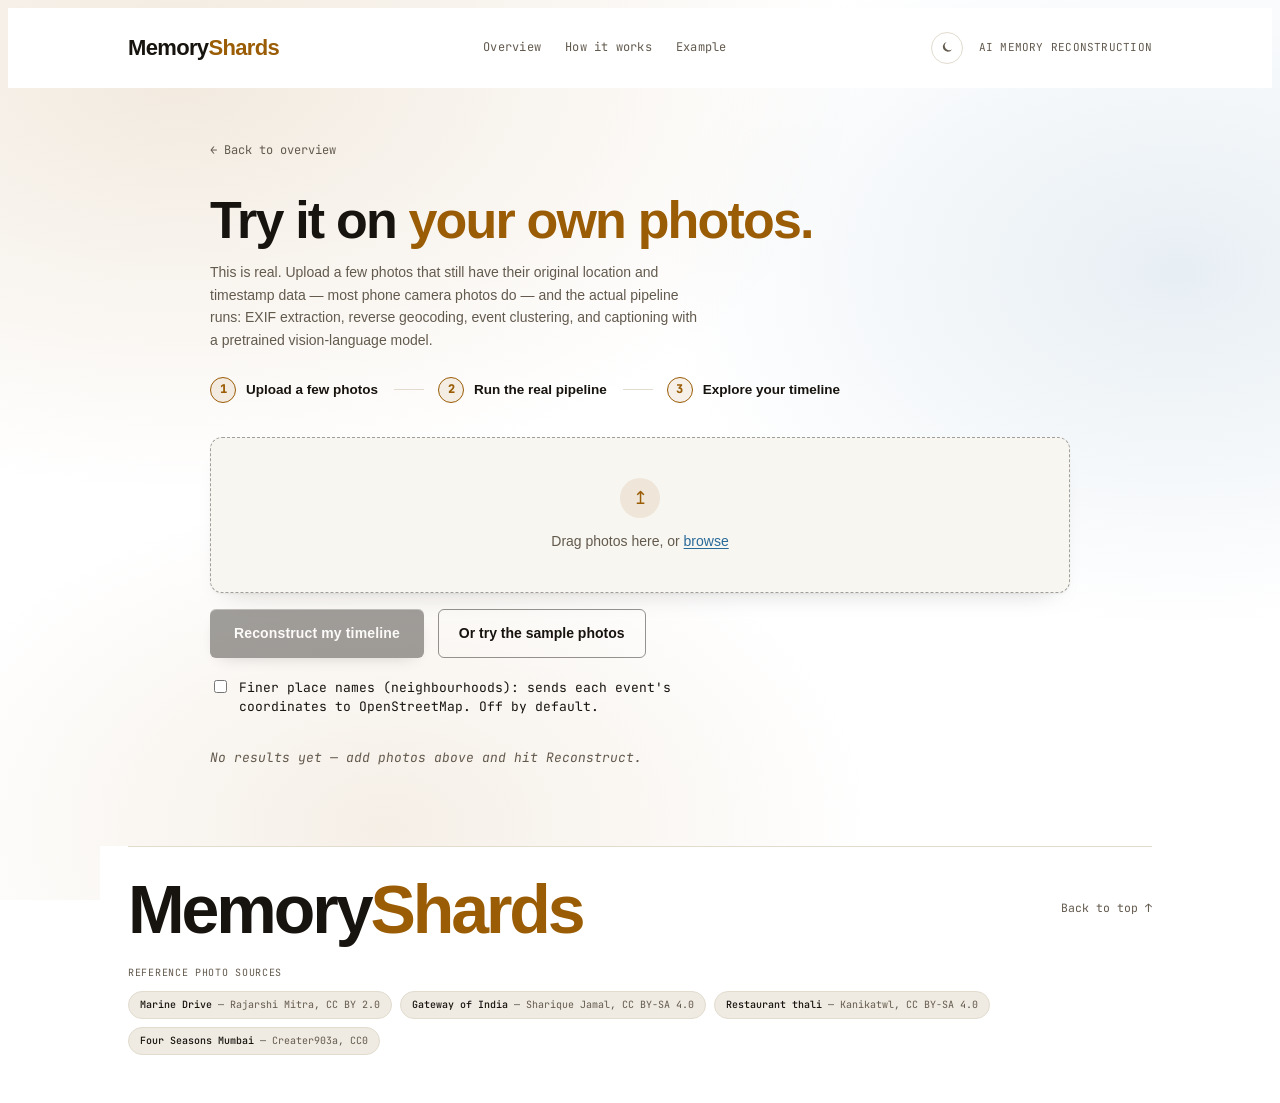
<file: web/try.html>
<!DOCTYPE html>
<html lang="en">
<head>
<meta charset="utf-8">
<script>document.documentElement.setAttribute('data-theme', localStorage.getItem('memoryshards_theme') || 'light');</script>
<meta name="viewport" content="width=device-width, initial-scale=1">
<meta name="theme-color" content="#ffffff">
<meta name="description" content="Upload a few photos and watch the real pipeline rebuild the timeline: places, captions and who is in each.">
<meta property="og:type" content="website">
<meta property="og:title" content="Try MemoryShards on your own photos">
<meta property="og:description" content="Upload a few photos and watch the real pipeline rebuild the timeline: places, captions and who is in each.">
<meta property="og:image" content="https://memoryshards.onrender.com/media/hero-poster.jpg">
<meta name="twitter:card" content="summary_large_image">
<title>Try it &mdash; MemoryShards</title>
<link rel="icon" href="data:image/svg+xml,%3Csvg xmlns='http://www.w3.org/2000/svg' viewBox='0 0 100 100'%3E%3Crect width='100' height='100' rx='20' fill='%230b0e14'/%3E%3Cpolygon points='52,18 82,42 68,86 32,86 18,42' fill='none' stroke='%23ffb168' stroke-width='5'/%3E%3Cline x1='52' y1='18' x2='50' y2='58' stroke='%23bfe4ff' stroke-width='3'/%3E%3Cline x1='82' y1='42' x2='50' y2='58' stroke='%23bfe4ff' stroke-width='3'/%3E%3Cline x1='18' y1='42' x2='50' y2='58' stroke='%23bfe4ff' stroke-width='3'/%3E%3C/svg%3E">
<link rel="preconnect" href="https://fonts.googleapis.com">
<link rel="preconnect" href="https://fonts.gstatic.com" crossorigin>
<link rel="preconnect" href="https://api.fontshare.com">
<link href="https://fonts.googleapis.com/css2?family=JetBrains+Mono:wght@400;500&display=swap" rel="stylesheet">
<link href="https://api.fontshare.com/v2/css?f[]=satoshi@400,500,700,900&display=swap" rel="stylesheet">
<link rel="stylesheet" href="style.css">
</head>
<body>
<header class="top">
  <div class="wrap">
    <div class="wordmark">Memory<span>Shards</span></div>
    <nav class="top-nav">
      <a href="index.html">Overview</a>
      <a href="index.html#pipeline">How it works</a>
      <a href="index.html#timeline">Example</a>
    </nav>
    <div class="header-right">
      <button type="button" class="theme-toggle" id="themeToggle" aria-label="Toggle light and dark theme" title="Toggle theme">
        <svg class="theme-icon theme-icon-sun" viewBox="0 0 24 24" width="14" height="14" fill="none" stroke="currentColor" stroke-width="2"><circle cx="12" cy="12" r="4"/><path d="M12 2v2M12 20v2M4.9 4.9l1.4 1.4M17.7 17.7l1.4 1.4M2 12h2M20 12h2M4.9 19.1l1.4-1.4M17.7 6.3l1.4-1.4"/></svg>
        <svg class="theme-icon theme-icon-moon" viewBox="0 0 24 24" width="14" height="14" fill="currentColor"><path d="M20.5 14.5a8.5 8.5 0 1 1-9-13 7 7 0 0 0 9 13z"/></svg>
      </button>
      <div class="byline">AI MEMORY RECONSTRUCTION</div>
    </div>
  </div>
</header>
<main>

<div class="page-video" aria-hidden="true">
  <video class="bg-video" muted loop playsinline preload="none" tabindex="-1" data-src="media/scene-scan.mp4" data-src-light="media/scene-scan-light.mp4"></video>
</div>

<div class="wrap try-page">
  <div class="page-intro">
    <a href="index.html" class="back-link">&larr; Back to overview</a>
  </div>
  <section class="live-demo-section" id="try-it">
    <h2 class="reveal">Try it on <span class="accent">your own photos.</span></h2>
    <p class="section-sub reveal">This is real. Upload a few photos that still have their original location and timestamp data — most phone camera photos do — and the actual pipeline runs: EXIF extraction, reverse geocoding, event clustering, and captioning with a pretrained vision-language model.</p>

    <div class="guide-steps reveal">
      <div class="guide-step"><span class="guide-num mono">1</span><span>Upload a few photos</span></div>
      <div class="guide-step"><span class="guide-num mono">2</span><span>Run the real pipeline</span></div>
      <div class="guide-step"><span class="guide-num mono">3</span><span>Explore your timeline</span></div>
    </div>

    <div class="dropzone" id="dropzone" tabindex="0">
      <input type="file" id="photoInput" multiple accept="image/*" hidden />
      <div class="dropzone-hint" id="dropzoneHint">
        <span class="dropzone-icon">↥</span>
        <span>Drag photos here, or <span class="dropzone-browse">browse</span></span>
      </div>
      <div class="dropzone-previews" id="dropzonePreviews"></div>
    </div>

    <div class="live-demo-controls">
      <button class="primary" id="btnRunDemo" disabled>Reconstruct my timeline</button>
      <button class="ghost-btn" id="btnSample" type="button">Or try the sample photos</button>
      <span class="demo-filecount mono" id="demoFileCount"></span>
    </div>
    <label class="opt-online mono">
      <input type="checkbox" id="onlinePlaces">
      Finer place names (neighbourhoods): sends each event's coordinates to OpenStreetMap. Off by default.
    </label>

    <div class="demo-progress" id="demoProgress" hidden>
      <span class="demo-spinner"></span>
      <span class="mono" id="demoProgressText">Extracting EXIF metadata…</span>
      <ol class="stepper" id="stepper" aria-hidden="true"><li>Extract</li><li>Geocode</li><li>Cluster</li><li>Caption</li><li>Recognize</li></ol>
    </div>
    <div class="demo-status mono" id="demoStatus"></div>
    <div class="demo-skip-note mono" id="demoSkipNote" hidden></div>

    <div class="people-strip" id="peopleStrip" hidden></div>
    <div class="geo-map" id="geoMap" hidden>
      <svg id="geoSvg" viewBox="0 0 900 450" role="img" aria-label="Map of where the photos were taken"></svg>
      <div class="geo-zoom-controls" aria-hidden="true">
        <button type="button" class="geo-zoom-btn" id="geoZoomIn" title="Zoom in">+</button>
        <button type="button" class="geo-zoom-btn" id="geoZoomOut" title="Zoom out">&minus;</button>
        <button type="button" class="geo-zoom-btn geo-zoom-reset" id="geoZoomReset" title="Reset view">&#8634;</button>
      </div>
      <div class="geo-map-hint mono">Click a pin to zoom in &middot; drag to pan</div>
    </div>
    <div class="tl" id="demoResults"></div>
    <p class="sample-credits mono" id="sampleCredits" hidden></p>
    <p class="demo-empty mono" id="demoEmpty">No results yet — add photos above and hit Reconstruct.</p>
  </section>
</div>

</main>
<div class="wrap above-stack">
  <footer>
    <div class="footer-top">
      <div class="footer-word">Memory<span>Shards</span></div>
      <a href="#" class="back-to-top">Back to top ↑</a>
    </div>
    <div class="credits-label">Reference photo sources</div>
    <div class="source-chips">
      <span class="source-chip"><b>Marine Drive</b> — Rajarshi Mitra, CC BY 2.0</span>
      <span class="source-chip"><b>Gateway of India</b> — Sharique Jamal, CC BY-SA 4.0</span>
      <span class="source-chip"><b>Restaurant thali</b> — Kanikatwl, CC BY-SA 4.0</span>
      <span class="source-chip"><b>Four Seasons Mumbai</b> — Creater903a, CC0</span>
    </div>
  </footer>
</div>

<script src="common.js"></script>
<script>
  // Live demo: calls the real backend pipeline (Extract -> Cluster ->
  // Caption) on whatever photos the visitor uploads here.
  (function () {
    // The demo runs on the same laptop as the backend, so the API defaults to
    // localhost. ?api=<url> points the page at a different backend and is
    // remembered (localStorage).
    const params = new URLSearchParams(window.location.search);
    const overrideApi = params.get('api');
    if (overrideApi) localStorage.setItem('memoryshards_api_base', overrideApi);
    const API_BASE = overrideApi || localStorage.getItem('memoryshards_api_base') || 'http://localhost:5000';

    const dropzone = document.getElementById('dropzone');
    const input = document.getElementById('photoInput');
    const previewsEl = document.getElementById('dropzonePreviews');
    const fileCountEl = document.getElementById('demoFileCount');
    const btn = document.getElementById('btnRunDemo');
    const status = document.getElementById('demoStatus');
    const progress = document.getElementById('demoProgress');
    const progressText = document.getElementById('demoProgressText');
    const skipNote = document.getElementById('demoSkipNote');
    const results = document.getElementById('demoResults');
    const emptyState = document.getElementById('demoEmpty');
    const peopleStrip = document.getElementById('peopleStrip');
    const geoMap = document.getElementById('geoMap');
    const geoSvg = document.getElementById('geoSvg');
    const geoZoomIn = document.getElementById('geoZoomIn');
    const geoZoomOut = document.getElementById('geoZoomOut');
    const geoZoomReset = document.getElementById('geoZoomReset');
    const sampleCredits = document.getElementById('sampleCredits');
    const btnSample = document.getElementById('btnSample');
    const onlinePlaces = document.getElementById('onlinePlaces');
    onlinePlaces.checked = localStorage.getItem('memoryshards_online_places') === '1';
    onlinePlaces.addEventListener('change', () => localStorage.setItem('memoryshards_online_places', onlinePlaces.checked ? '1' : '0'));

    // Managed as our own array rather than relying on input.files directly —
    // FileList is read-only, and we need to remove individual files after
    // the picker/drop already populated it (e.g. clicking a preview's ×).
    let selectedFiles = [];

    function setStatus(text, isError) {
      status.textContent = text;
      status.classList.toggle('error', !!isError);
    }

    function renderPreviews() {
      previewsEl.innerHTML = '';
      for (const file of selectedFiles) {
        const thumb = document.createElement('div');
        thumb.className = 'preview-thumb';
        thumb.dataset.name = file.name;
        const img = document.createElement('img');
        img.src = URL.createObjectURL(file);
        img.onload = () => URL.revokeObjectURL(img.src);
        const removeBtn = document.createElement('button');
        removeBtn.className = 'preview-remove';
        removeBtn.type = 'button';
        removeBtn.textContent = '✕';
        removeBtn.setAttribute('aria-label', `Remove ${file.name}`);
        removeBtn.addEventListener('click', (evt) => {
          evt.stopPropagation();
          selectedFiles = selectedFiles.filter(f => f !== file);
          renderPreviews();
        });
        thumb.appendChild(img);
        thumb.appendChild(removeBtn);
        previewsEl.appendChild(thumb);
      }
      fileCountEl.textContent = selectedFiles.length
        ? `${selectedFiles.length} photo${selectedFiles.length === 1 ? '' : 's'} selected`
        : '';
      btn.disabled = selectedFiles.length === 0;
    }

    function addFiles(fileList) {
      const incoming = Array.from(fileList).filter(f => f.type.startsWith('image/'));
      const existingKey = new Set(selectedFiles.map(f => f.name + f.size));
      for (const f of incoming) {
        if (!existingKey.has(f.name + f.size)) selectedFiles.push(f);
      }
      renderPreviews();
    }

    dropzone.addEventListener('click', () => input.click());
    dropzone.addEventListener('keydown', (e) => {
      if (e.key === 'Enter' || e.key === ' ') { e.preventDefault(); input.click(); }
    });
    input.addEventListener('change', () => addFiles(input.files));

    ['dragenter', 'dragover'].forEach(evt =>
      dropzone.addEventListener(evt, (e) => { e.preventDefault(); dropzone.classList.add('dragover'); })
    );
    ['dragleave', 'drop'].forEach(evt =>
      dropzone.addEventListener(evt, (e) => { e.preventDefault(); dropzone.classList.remove('dragover'); })
    );
    dropzone.addEventListener('drop', (e) => {
      if (e.dataTransfer?.files?.length) addFiles(e.dataTransfer.files);
    });

    const PROGRESS_STAGES = [
      'Extracting EXIF timestamp + GPS…',
      'Reverse-geocoding locations…',
      'Clustering photos into events…',
      'Captioning with a vision-language model…',
      'Recognizing faces…',
    ];
    let progressTimer = null;

    function startProgress() {
      let i = 0;
      const steps = Array.from(document.querySelectorAll('#stepper li'));
      const paint = () => steps.forEach((li, j) => {
        li.classList.toggle('done', j < i);
        li.classList.toggle('active', j === i);
      });
      progressText.textContent = PROGRESS_STAGES[0];
      progress.hidden = false;
      paint();
      progressTimer = setInterval(() => {
        i = Math.min(i + 1, PROGRESS_STAGES.length - 1);
        progressText.textContent = PROGRESS_STAGES[i];
        paint();
      }, 2500);
    }

    function stopProgress() {
      clearInterval(progressTimer);
      progress.hidden = true;
    }

    function renderSkipNote(skipped) {
      if (!skipped || !skipped.length) {
        skipNote.hidden = true;
        return;
      }
      skipNote.hidden = false;
      const items = skipped.map(s => `${s.filename} <span style="opacity:0.7">(${s.reason})</span>`).join(', ');
      skipNote.innerHTML = `<b>${skipped.length} photo${skipped.length === 1 ? '' : 's'} skipped</b> — no usable timestamp/GPS: ${items}`;
    }

    let avatarById = {};
    let morphActive = false;

    function renderPeople(people) {
      avatarById = {};
      peopleStrip.innerHTML = '';
      if (!people || !people.length) { peopleStrip.hidden = true; return; }
      peopleStrip.hidden = false;
      const title = document.createElement('div');
      title.className = 'people-title mono';
      title.textContent = `${people.length} ${people.length === 1 ? 'person' : 'people'} found`;
      peopleStrip.appendChild(title);
      const row = document.createElement('div');
      row.className = 'people-row';
      for (const p of people) {
        avatarById[p.id] = p;
        const card = document.createElement('div');
        card.className = 'person-card';
        card.innerHTML =
          '<img class="person-avatar" alt="' + p.label + '" src="' + p.avatar + '">' +
          '<div class="person-label">' + p.label + '</div>' +
          '<div class="person-meta mono">' + p.photo_count + (p.photo_count === 1 ? ' photo' : ' photos') + '</div>';
        row.appendChild(card);
      }
      peopleStrip.appendChild(row);
    }

    function peopleChips(ids) {
      if (!ids || !ids.length) return '';
      return '<span class="tl-people">' + ids.map(id => {
        const p = avatarById[id];
        return p ? '<span class="tl-person"><img src="' + p.avatar + '" alt="">' + p.label + '</span>' : '';
      }).join('') + '</span>';
    }

    function renderEvents(events) {
      results.innerHTML = '';
      emptyState.hidden = events.length > 0;
      const dated = events.filter((e) => e.start_time);
      const undated = events.filter((e) => !e.start_time);
      dated.sort((a, b) => new Date(a.start_time) - new Date(b.start_time));
      const ordered = dated.concat(undated);
      const perDay = {};
      dated.forEach((e) => {
        const day = e.start_time.slice(0, 10);
        perDay[day] = perDay[day] || { events: 0, photos: 0 };
        perDay[day].events += 1;
        perDay[day].photos += e.photo_count;
      });
      let lastDay = null;
      let undatedHeaderShown = false;
      ordered.forEach((e, i) => {
        const day = e.start_time ? e.start_time.slice(0, 10) : null;
        if (day !== null && day !== lastDay) {
          lastDay = day;
          const head = document.createElement('div');
          head.className = 'tl-day';
          const label = new Date(day + 'T12:00:00').toLocaleDateString('en-GB', { weekday: 'short', day: 'numeric', month: 'short', year: 'numeric' });
          const st = perDay[day];
          head.innerHTML = '<b>' + label + '</b><span class="mono">' + st.events + (st.events === 1 ? ' stop' : ' stops') + ' · ' + st.photos + (st.photos === 1 ? ' photo' : ' photos') + '</span>';
          results.appendChild(head);
        } else if (day === null && !undatedHeaderShown) {
          undatedHeaderShown = true;
          const head = document.createElement('div');
          head.className = 'tl-day';
          head.innerHTML = '<b>Undated</b><span class="mono">' + undated.length + (undated.length === 1 ? ' photo' : ' photos') + ' · no timestamp/GPS in EXIF</span>';
          results.appendChild(head);
        }
        const row = document.createElement('div');
        row.className = 'tl-row tl-row-enter';
        row.style.animationDelay = `${Math.min(i, 8) * 60}ms`;

        const hasMore = e.photo_count > 1;
        const countSuffix = hasMore
          ? ` · <button type="button" class="tl-expand">${e.photo_count} photos ▾</button>`
          : '';
        row.innerHTML =
          '<div class="tl-time">' + (e.start_time ? e.display_time.split(', ')[1] : '—') + '</div>' +
          '<div class="tl-thumb" style="background-image:url(\'' + e.thumbnail + '\')' + (morphActive ? ';view-transition-name:ev-' + i : '') + '"></div>' +
          '<div class="tl-label">' + (e.caption || '(no caption)') +
          '<span class="place">' + e.place.toUpperCase() + countSuffix + '</span>' +
          peopleChips(e.people) + '</div>';
        results.appendChild(row);

        if (hasMore) {
          const gallery = document.createElement('div');
          gallery.className = 'tl-gallery';
          gallery.hidden = true;
          gallery.innerHTML = e.thumbnails
            .map(src => `<div class="tl-gallery-thumb" style="background-image:url('${src}')"></div>`)
            .join('');
          if (e.more_photos_not_shown > 0) {
            const note = document.createElement('div');
            note.className = 'tl-gallery-note';
            note.textContent = `+${e.more_photos_not_shown} more not shown`;
            gallery.appendChild(note);
          }
          results.appendChild(gallery);

          const expandBtn = row.querySelector('.tl-expand');
          expandBtn.addEventListener('click', () => {
            gallery.hidden = !gallery.hidden;
            expandBtn.textContent = `${e.photo_count} photos ${gallery.hidden ? '▾' : '▴'}`;
          });
        }
      });
    }

    // ---- results map: coastlines (Natural Earth, public domain) + one pin per event ----
    const SVG_NS = 'http://www.w3.org/2000/svg';
    let landRings = null;

    async function loadLand() {
      if (landRings) return landRings;
      const flat = await (await fetch('media/land.json')).json();
      landRings = flat.map((f) => {
        const pts = [];
        let x = f[0], y = f[1];
        pts.push([x / 10, y / 10]);
        for (let i = 2; i < f.length; i += 2) { x += f[i]; y += f[i + 1]; pts.push([x / 10, y / 10]); }
        return pts;
      });
      return landRings;
    }

    function svgEl(name, attrs) {
      const el = document.createElementNS(SVG_NS, name);
      for (const k in attrs) el.setAttribute(k, attrs[k]);
      return el;
    }

    const NICE_STEPS = [0.005, 0.01, 0.02, 0.05, 0.1, 0.2, 0.5, 1, 2, 5, 10, 15, 30];
    const NICE_KM = [0.5, 1, 2, 5, 10, 20, 50, 100, 200, 500, 1000, 2000, 5000];

    // Frames the pins at whatever scale they need: a few km for one neighbourhood,
    // a region for cities in a state, the world for a multi-country trip. Coastlines
    // are only drawn once the view is wide enough for them to mean anything; close
    // pins are pushed apart (with a leader line to the true spot) and labelled.
    async function renderMap(events) {
      const stops = events.map((e, i) => ({ ...e, n: i + 1 })).filter((e) => e.lat != null && e.lon != null);
      if (!stops.length) { geoMap.hidden = true; return; }
      let rings = null;
      try { rings = await loadLand(); } catch (err) { rings = null; }

      const W = 900, H = 450, R = 10;
      const lons = stops.map((e) => e.lon), lats = stops.map((e) => e.lat);
      const lonSpan = Math.max(...lons) - Math.min(...lons);
      const latSpan = Math.max(...lats) - Math.min(...lats);
      let cLon = (Math.min(...lons) + Math.max(...lons)) / 2;
      let cLat = (Math.min(...lats) + Math.max(...lats)) / 2;
      const wide = lonSpan > 60 || latSpan > 40;
      const cosf = wide ? 1 : Math.cos((cLat * Math.PI) / 180);
      let viewX = Math.max(lonSpan * cosf * 1.5, latSpan * 3, 0.03);
      viewX = Math.min(viewX, 360);
      if (viewX >= 120) {
        cLon = Math.max(-180 + viewX / 2, Math.min(180 - viewX / 2, cLon));
        cLat = Math.max(-90 + viewX / 4, Math.min(90 - viewX / 4, cLat));
      }
      const k = W / viewX;
      const X = (lon) => W / 2 + (lon - cLon) * cosf * k;
      const Y = (lat) => H / 2 + (cLat - lat) * k;
      const lonView = viewX / cosf;

      geoSvg.replaceChildren();
      // Everything except the scale bar lives in this group -- pan/zoom just
      // transforms the group (CSS transform, so it animates and pans for
      // free) instead of recomputing the projection. The scale bar stays
      // outside it: its printed distance is only accurate for the initial
      // fit, and scaling it along with a zoom would make a stale number
      // look freshly correct, which is worse than it just not moving.
      const zoomLayer = svgEl('g', { class: 'geo-zoom-layer' });
      geoSvg.appendChild(zoomLayer);

      const step = NICE_STEPS.find((v) => v >= lonView / 8) || 30;
      for (let lo = Math.ceil((cLon - lonView / 2) / step) * step; lo <= cLon + lonView / 2; lo += step) {
        zoomLayer.appendChild(svgEl('line', { class: 'geo-grid', x1: X(lo), y1: 0, x2: X(lo), y2: H }));
      }
      for (let la = Math.ceil((cLat - viewX / 4) / step) * step; la <= cLat + viewX / 4; la += step) {
        zoomLayer.appendChild(svgEl('line', { class: 'geo-grid', x1: 0, y1: Y(la), x2: W, y2: Y(la) }));
      }
      if (rings && lonView > 1.2) {
        const d = rings.map((r) => 'M' + r.map(([lo, la]) => X(lo).toFixed(1) + ' ' + Y(la).toFixed(1)).join('L') + 'Z').join('');
        zoomLayer.appendChild(svgEl('path', { class: 'geo-land', d }));
      }

      // scale bar
      const pxPerKm = k / 111.2;
      const km = NICE_KM.find((v) => v * pxPerKm >= 90) || 5000;
      const barW = km * pxPerKm;
      geoSvg.appendChild(svgEl('line', { class: 'geo-scale', x1: 24, y1: H - 22, x2: 24 + barW, y2: H - 22 }));
      geoSvg.appendChild(svgEl('line', { class: 'geo-scale', x1: 24, y1: H - 27, x2: 24, y2: H - 17 }));
      geoSvg.appendChild(svgEl('line', { class: 'geo-scale', x1: 24 + barW, y1: H - 27, x2: 24 + barW, y2: H - 17 }));
      const scaleLabel = svgEl('text', { class: 'geo-scale-label', x: 24, y: H - 32 });
      scaleLabel.textContent = km < 1 ? km * 1000 + ' m' : km + ' km';
      geoSvg.appendChild(scaleLabel);

      // pin positions, then push overlapping pins apart
      const clamp = (v, lo, hi) => Math.max(lo, Math.min(hi, v));
      const pts = stops.map((e) => ({ tx: clamp(X(e.lon), R + 2, W - R - 2), ty: clamp(Y(e.lat), R + 2, H - R - 2) }));
      pts.forEach((p) => { p.x = p.tx; p.y = p.ty; });
      for (let it = 0; it < 80; it++) {
        let moved = false;
        for (let i = 0; i < pts.length; i++) {
          for (let j = i + 1; j < pts.length; j++) {
            let dx = pts[j].x - pts[i].x, dy = pts[j].y - pts[i].y;
            let dist = Math.hypot(dx, dy);
            const min = R * 2.4;
            if (dist >= min) continue;
            if (dist < 0.01) { dx = Math.cos(j * 2.4); dy = Math.sin(j * 2.4); dist = 1; }
            const push = (min - dist) / 2 + 0.1;
            pts[i].x -= (dx / dist) * push; pts[i].y -= (dy / dist) * push;
            pts[j].x += (dx / dist) * push; pts[j].y += (dy / dist) * push;
            moved = true;
          }
        }
        if (!moved) break;
      }
      pts.forEach((p) => { p.x = clamp(p.x, R + 2, W - R - 2); p.y = clamp(p.y, R + 2, H - R - 2); });

      if (stops.length > 1) {
        const route = pts.map((p, i) => (i ? 'L' : 'M') + p.x.toFixed(1) + ' ' + p.y.toFixed(1)).join('');
        zoomLayer.appendChild(svgEl('path', { class: 'geo-route', d: route, pathLength: 100 }));
      }
      pts.forEach((p) => {
        if (Math.hypot(p.x - p.tx, p.y - p.ty) > 3) {
          zoomLayer.appendChild(svgEl('line', { class: 'geo-leader', x1: p.tx, y1: p.ty, x2: p.x, y2: p.y }));
          zoomLayer.appendChild(svgEl('circle', { class: 'geo-true', cx: p.tx, cy: p.ty, r: 2.2 }));
        }
      });

      // labels: first free spot around each pin (right, left, above, below)
      const occupied = pts.map((p) => ({ x0: p.x - R - 1, y0: p.y - R - 1, x1: p.x + R + 1, y1: p.y + R + 1 }));
      const hit = (a, b) => a.x0 < b.x1 && a.x1 > b.x0 && a.y0 < b.y1 && a.y1 > b.y0;
      const labels = [];
      if (stops.length <= 16) {
        stops.forEach((e, i) => {
          const text = e.place.split(',')[0].replace(/^near /, '~').slice(0, 22);
          const w = text.length * 6.6 + 6, p = pts[i];
          const spots = [
            { x0: p.x + R + 5, y0: p.y - 8, anchor: 'start', tx: p.x + R + 8, w },
            { x0: p.x - R - 5 - w, y0: p.y - 8, anchor: 'end', tx: p.x - R - 8, w },
            { x0: p.x - w / 2, y0: p.y - R - 19, anchor: 'middle', tx: p.x, w },
            { x0: p.x - w / 2, y0: p.y + R + 3, anchor: 'middle', tx: p.x, w },
          ];
          for (const sp of spots) {
            const box = { x0: sp.x0, y0: sp.y0, x1: sp.x0 + w, y1: sp.y0 + 16 };
            if (box.x0 < 2 || box.x1 > W - 2 || box.y0 < 2 || box.y1 > H - 2) continue;
            if (occupied.some((o) => hit(box, o))) continue;
            occupied.push(box);
            labels.push({ text, x: sp.tx, y: box.y0 + 12, anchor: sp.anchor });
            break;
          }
        });
      }
      labels.forEach((l) => {
        const t = svgEl('text', { class: 'geo-label', x: l.x, y: l.y, 'text-anchor': l.anchor });
        t.textContent = l.text;
        zoomLayer.appendChild(t);
      });

      stops.forEach((e, i) => {
        const g = svgEl('g', { class: 'geo-pin', 'data-n': e.n, style: '--i:' + i, transform: 'translate(' + pts[i].x.toFixed(1) + ' ' + pts[i].y.toFixed(1) + ')' });
        const title = svgEl('title', {});
        title.textContent = e.n + '. ' + e.place;
        g.appendChild(title);
        g.appendChild(svgEl('circle', { class: 'geo-pulse', r: 9 }));
        g.appendChild(svgEl('circle', { class: 'geo-dot', r: 8 }));
        const num = svgEl('text', { class: 'geo-num', y: 3.6, 'text-anchor': 'middle' });
        num.textContent = e.n;
        g.appendChild(num);
        g.style.cursor = 'zoom-in';
        g.addEventListener('click', () => zoomToPoint(pts[i].x, pts[i].y));
        zoomLayer.appendChild(g);
      });
      geoMap.hidden = false;
      initGeoZoomPan(zoomLayer);

      // hovering a timeline row lights its pin; clicking one zooms to it
      results.querySelectorAll('.tl-row').forEach((row, i) => {
        const pin = () => geoSvg.querySelector('.geo-pin[data-n="' + (i + 1) + '"]');
        row.addEventListener('mouseenter', () => pin()?.classList.add('is-active'));
        row.addEventListener('mouseleave', () => pin()?.classList.remove('is-active'));
        if (pts[i]) {
          row.style.cursor = 'zoom-in';
          row.addEventListener('click', () => zoomToPoint(pts[i].x, pts[i].y));
        }
      });
    }

    // Pan/zoom for the results map: a CSS transform on one <g> (translate
    // then scale, in that order so scaling happens around the SVG origin
    // and the translate re-centers whatever point was clicked) -- lets the
    // browser animate and interpolate it for free, no viewBox math needed
    // per frame. Re-created on every renderMap() call since the old
    // zoomLayer element is gone once the map is redrawn.
    let geoZoom = { scale: 1, tx: 0, ty: 0 };
    let geoZoomLayerEl = null;
    const GEO_MAP_W = 900, GEO_MAP_H = 450, GEO_ZOOM_MAX = 6, GEO_ZOOM_MIN = 1;

    function applyGeoZoom() {
      if (!geoZoomLayerEl) return;
      geoZoomLayerEl.style.transform = `translate(${geoZoom.tx}px, ${geoZoom.ty}px) scale(${geoZoom.scale})`;
      geoMap.classList.toggle('is-zoomed', geoZoom.scale > 1.001);
    }

    function zoomToPoint(x, y, scale) {
      const s = Math.min(GEO_ZOOM_MAX, Math.max(GEO_ZOOM_MIN, scale || 3));
      geoZoom = { scale: s, tx: GEO_MAP_W / 2 - x * s, ty: GEO_MAP_H / 2 - y * s };
      applyGeoZoom();
    }

    function resetGeoZoom() {
      geoZoom = { scale: 1, tx: 0, ty: 0 };
      applyGeoZoom();
    }

    function initGeoZoomPan(layer) {
      geoZoomLayerEl = layer;
      resetGeoZoom();

      let dragging = false, startX = 0, startY = 0, startTx = 0, startTy = 0, moved = false;
      const toSvgScale = () => GEO_MAP_W / geoSvg.getBoundingClientRect().width;

      geoSvg.addEventListener('pointerdown', (ev) => {
        if (geoZoom.scale <= 1.001) return; // nothing to pan at the fitted view
        dragging = true; moved = false;
        startX = ev.clientX; startY = ev.clientY;
        startTx = geoZoom.tx; startTy = geoZoom.ty;
        geoSvg.setPointerCapture(ev.pointerId);
      });
      geoSvg.addEventListener('pointermove', (ev) => {
        if (!dragging) return;
        const k = toSvgScale();
        const dx = (ev.clientX - startX) * k, dy = (ev.clientY - startY) * k;
        if (Math.abs(dx) > 2 || Math.abs(dy) > 2) moved = true;
        geoZoom.tx = startTx + dx; geoZoom.ty = startTy + dy;
        applyGeoZoom();
      });
      const endDrag = () => { dragging = false; };
      geoSvg.addEventListener('pointerup', endDrag);
      geoSvg.addEventListener('pointerleave', endDrag);
      // Suppress the pin/row click that a drag would otherwise also fire.
      geoSvg.addEventListener('click', (ev) => { if (moved) { ev.stopPropagation(); moved = false; } }, true);

      geoZoomIn.onclick = () => zoomToPoint(GEO_MAP_W / 2 - geoZoom.tx / geoZoom.scale, GEO_MAP_H / 2 - geoZoom.ty / geoZoom.scale, geoZoom.scale + 1);
      geoZoomOut.onclick = () => {
        if (geoZoom.scale <= GEO_ZOOM_MIN + 0.001) return;
        zoomToPoint(GEO_MAP_W / 2 - geoZoom.tx / geoZoom.scale, GEO_MAP_H / 2 - geoZoom.ty / geoZoom.scale, geoZoom.scale - 1);
      };
      geoZoomReset.onclick = resetGeoZoom;
    }

    // ---- sample photos (Wikimedia Commons, CC-licensed) and their credits ----
    let creditsByFile = null;

    async function loadCredits() {
      if (!creditsByFile) {
        const list = await (await fetch('samples/credits.json')).json();
        creditsByFile = Object.fromEntries(list.map((c) => [c.file, c]));
      }
      return creditsByFile;
    }

    async function renderCredits() {
      sampleCredits.hidden = true;
      if (!selectedFiles.length) return;
      let credits;
      try { credits = await loadCredits(); } catch (err) { return; }
      if (!selectedFiles.every((f) => credits[f.name])) return;
      const seen = new Map();
      selectedFiles.forEach((f) => { const c = credits[f.name]; seen.set(c.author + '|' + c.license, c); });
      sampleCredits.replaceChildren(document.createTextNode('Sample photos via Wikimedia Commons, resized: '));
      let first = true;
      for (const c of seen.values()) {
        if (!first) sampleCredits.appendChild(document.createTextNode(' · '));
        first = false;
        sampleCredits.appendChild(document.createTextNode(c.author + ' '));
        const a = document.createElement('a');
        a.href = c.license_url || c.page;
        a.target = '_blank';
        a.rel = 'noopener';
        a.textContent = c.license;
        sampleCredits.appendChild(a);
      }
      sampleCredits.hidden = false;
    }

    btnSample.addEventListener('click', async () => {
      btnSample.disabled = true;
      try {
        const credits = await loadCredits();
        const files = await Promise.all(Object.keys(credits).map(async (name) => {
          const blob = await (await fetch('samples/' + name)).blob();
          return new File([blob], name, { type: 'image/jpeg' });
        }));
        selectedFiles = [];
        addFiles(files);
        btn.click();
      } catch (err) {
        setStatus('Could not load the sample photos.', true);
      } finally {
        btnSample.disabled = false;
      }
    });

    btn.addEventListener('click', async () => {
      if (!selectedFiles.length) {
        setStatus('Add a few photos first.', true);
        return;
      }

      const formData = new FormData();
      for (const file of selectedFiles) formData.append('photos', file);
      if (onlinePlaces.checked) formData.append('online_places', '1');

      results.innerHTML = '';
      peopleStrip.hidden = true;
      geoMap.hidden = true;
      sampleCredits.hidden = true;
      skipNote.hidden = true;
      setStatus('');
      startProgress();
      btn.disabled = true;

      try {
        const res = await fetch(API_BASE + '/api/timeline', { method: 'POST', body: formData });

        // A non-2xx response (e.g. a 500 error page) isn't JSON — parsing
        // it as JSON throws, and that exception used to land in the catch
        // block below and get mislabeled as "can't reach the server" even
        // though the server was reached fine and just errored. Surface the
        // real status instead of masking it.
        if (!res.ok) {
          const bodyText = await res.text();
          setStatus(`Server error (HTTP ${res.status}): ${bodyText.slice(0, 200)}`, true);
          return;
        }

        const data = await res.json();

        if (data.error) {
          setStatus(data.error, true);
        } else if (!data.events || !data.events.length) {
          setStatus(data.message || 'No usable photos — none had both a timestamp and GPS location.', true);
          renderSkipNote(data.skipped);
        } else {
          setStatus('');
          const apply = () => {
            document.querySelectorAll('.preview-thumb').forEach(t => { t.style.viewTransitionName = ''; });
            renderPeople(data.people);
            renderEvents(data.events);
            const nPhotos = data.events.reduce((n, e) => n + ((e.filenames || []).length || 1), 0);
            const nPeople = (data.people || []).length;
            const sum = document.createElement('div');
            sum.className = 'run-summary';
            sum.innerHTML = `<span><b data-count="${nPhotos}">0</b>photos</span><span><b data-count="${data.events.length}">0</b>events</span><span><b data-count="${nPeople}">0</b>${nPeople === 1 ? 'person' : 'people'}</span>`;
            results.prepend(sum);
            // Count up on reveal, same easing as the landing page's proof
            // stats -- the results moment gets a small payoff instead of
            // the numbers just appearing static.
            const reduceMotion = window.matchMedia('(prefers-reduced-motion: reduce)').matches;
            sum.querySelectorAll('b[data-count]').forEach((el) => {
              const target = parseInt(el.dataset.count, 10);
              if (reduceMotion || !target) { el.textContent = target; return; }
              const duration = 700, start = performance.now();
              const step = (now) => {
                const t = Math.min(1, (now - start) / duration);
                el.textContent = Math.round(target * (1 - Math.pow(1 - t, 3)));
                if (t < 1) requestAnimationFrame(step);
              };
              requestAnimationFrame(step);
            });
            renderSkipNote(data.skipped);
          };
          const showExtras = () => { renderMap(data.events); renderCredits(); results.scrollIntoView({ behavior: 'smooth', block: 'start' }); };
          const canMorph = document.startViewTransition &&
            !window.matchMedia('(prefers-reduced-motion: reduce)').matches;
          if (canMorph) {
            // Each event's first uploaded photo flies from the dropzone into its timeline row.
            const thumbs = Array.from(document.querySelectorAll('.preview-thumb'));
            data.events.forEach((e, i) => {
              const first = e.filenames && e.filenames[0];
              const el = first && thumbs.find(t => t.dataset.name === first);
              if (el) el.style.viewTransitionName = 'ev-' + i;
            });
            results.classList.add('morphing');
            morphActive = true;
            const vt = document.startViewTransition(apply);
            vt.ready.catch(() => {}); // skipped when the tab is hidden; the DOM update still runs
            vt.finished.finally(() => {
              morphActive = false;
              results.classList.remove('morphing');
              document.querySelectorAll('.tl-thumb').forEach(t => { t.style.viewTransitionName = ''; });
              showExtras();
            });
          } else {
            apply();
            showExtras();
          }
        }
      } catch (err) {
        // This catch only fires now for genuine network-level failures —
        // fetch() throwing before any response came back at all.
        setStatus(`Could not reach the server (${err.message}). If this is the first ` +
          'request in a while, the backend may be waking up — try again in about 30 seconds.', true);
      } finally {
        stopProgress();
        btn.disabled = selectedFiles.length === 0;
      }
    });
  })();
</script>
</body>
</html>
</file>
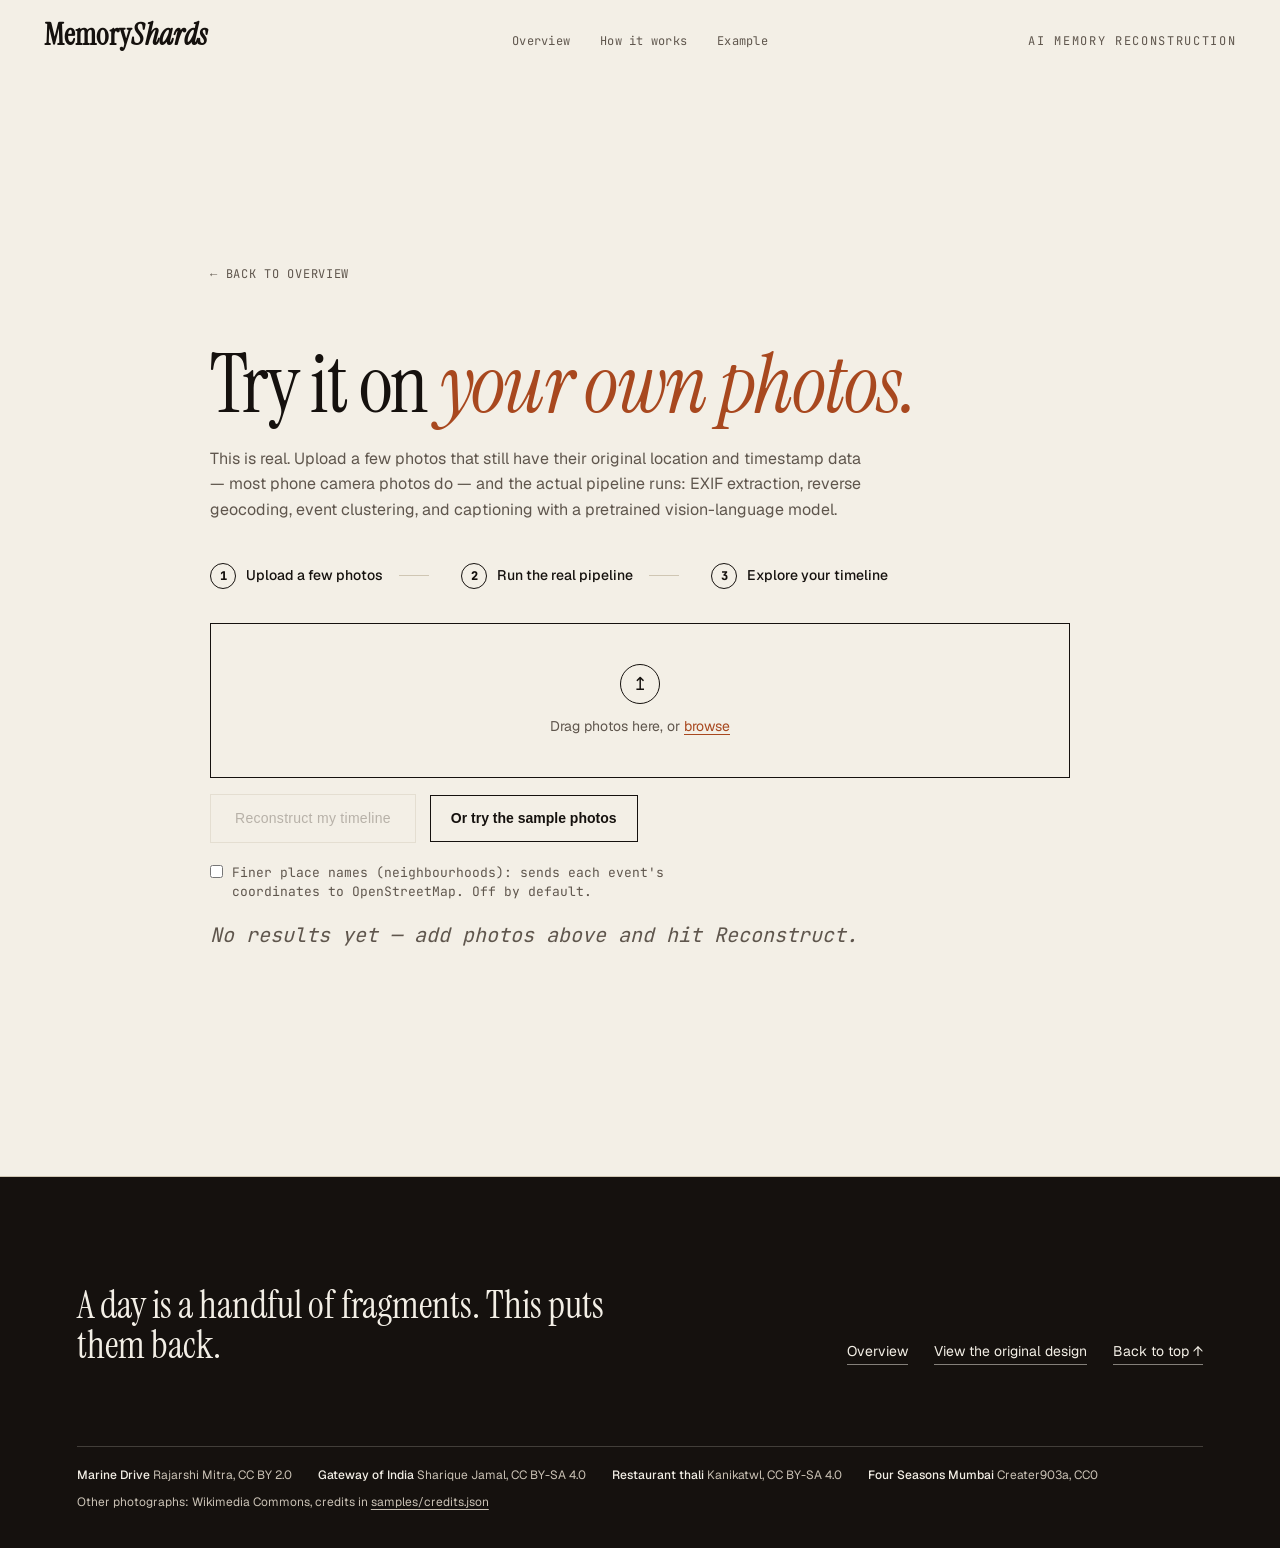
<file: web/mare/try.html>
<!DOCTYPE html>
<html lang="en" data-theme="light">
<head>
<meta charset="utf-8">
<meta name="viewport" content="width=device-width, initial-scale=1">
<meta name="theme-color" content="#f3efe6">
<meta name="description" content="Upload a few photos and watch the real pipeline rebuild the timeline: places, captions and who is in each.">
<meta property="og:type" content="website">
<meta property="og:title" content="Try MemoryShards on your own photos">
<meta property="og:description" content="Upload a few photos and watch the real pipeline rebuild the timeline: places, captions and who is in each.">
<meta property="og:image" content="https://memoryshards.onrender.com/media/hero-poster.jpg">
<meta name="twitter:card" content="summary_large_image">
<title>Try it | MemoryShards</title>
<link rel="icon" href="data:image/svg+xml,%3Csvg xmlns='http://www.w3.org/2000/svg' viewBox='0 0 100 100'%3E%3Crect width='100' height='100' rx='20' fill='%230b0e14'/%3E%3Cpolygon points='52,18 82,42 68,86 32,86 18,42' fill='none' stroke='%23ffb168' stroke-width='5'/%3E%3Cline x1='52' y1='18' x2='50' y2='58' stroke='%23bfe4ff' stroke-width='3'/%3E%3Cline x1='82' y1='42' x2='50' y2='58' stroke='%23bfe4ff' stroke-width='3'/%3E%3Cline x1='18' y1='42' x2='50' y2='58' stroke='%23bfe4ff' stroke-width='3'/%3E%3C/svg%3E">
<link rel="preload" href="fonts/instrument-serif-latin-400-normal.woff2" as="font" type="font/woff2" crossorigin>
<link rel="stylesheet" href="../style.css">
<link rel="stylesheet" href="mare.css">
<link rel="stylesheet" href="try-skin.css">
</head>
<body>
<header class="top">
  <a class="wordmark" href="index.html" aria-label="MemoryShards, home">Memory<em>Shards</em></a>
  <nav class="top-nav" aria-label="Sections">
    <a href="index.html">Overview</a>
    <a href="index.html#pipeline">How it works</a>
    <a href="index.html#timeline">Example</a>
  </nav>
  <div class="byline">AI memory reconstruction</div>
</header>
<main>

<div class="wrap try-page">
  <div class="page-intro">
    <a href="index.html" class="back-link">&larr; Back to overview</a>
  </div>
  <section class="live-demo-section" id="try-it">
    <h2 class="reveal">Try it on <span class="accent">your own photos.</span></h2>
    <p class="section-sub reveal">This is real. Upload a few photos that still have their original location and timestamp data — most phone camera photos do — and the actual pipeline runs: EXIF extraction, reverse geocoding, event clustering, and captioning with a pretrained vision-language model.</p>

    <div class="guide-steps reveal">
      <div class="guide-step"><span class="guide-num mono">1</span><span>Upload a few photos</span></div>
      <div class="guide-step"><span class="guide-num mono">2</span><span>Run the real pipeline</span></div>
      <div class="guide-step"><span class="guide-num mono">3</span><span>Explore your timeline</span></div>
    </div>

    <div class="dropzone" id="dropzone" tabindex="0">
      <input type="file" id="photoInput" multiple accept="image/*" hidden />
      <div class="dropzone-hint" id="dropzoneHint">
        <span class="dropzone-icon">↥</span>
        <span>Drag photos here, or <span class="dropzone-browse">browse</span></span>
      </div>
      <div class="dropzone-previews" id="dropzonePreviews"></div>
    </div>

    <div class="live-demo-controls">
      <button class="primary" id="btnRunDemo" disabled>Reconstruct my timeline</button>
      <button class="ghost-btn" id="btnSample" type="button">Or try the sample photos</button>
      <span class="demo-filecount mono" id="demoFileCount"></span>
    </div>
    <label class="opt-online mono">
      <input type="checkbox" id="onlinePlaces">
      Finer place names (neighbourhoods): sends each event's coordinates to OpenStreetMap. Off by default.
    </label>

    <div class="demo-progress" id="demoProgress" hidden>
      <span class="demo-spinner"></span>
      <span class="mono" id="demoProgressText">Extracting EXIF metadata…</span>
      <ol class="stepper" id="stepper" aria-hidden="true"><li>Extract</li><li>Geocode</li><li>Cluster</li><li>Caption</li><li>Recognize</li></ol>
    </div>
    <div class="demo-status mono" id="demoStatus"></div>
    <div class="demo-skip-note mono" id="demoSkipNote" hidden></div>

    <div class="people-strip" id="peopleStrip" hidden></div>
    <div class="geo-map" id="geoMap" hidden>
      <svg id="geoSvg" viewBox="0 0 900 450" role="img" aria-label="Map of where the photos were taken"></svg>
      <div class="geo-zoom-controls" aria-hidden="true">
        <button type="button" class="geo-zoom-btn" id="geoZoomIn" title="Zoom in">+</button>
        <button type="button" class="geo-zoom-btn" id="geoZoomOut" title="Zoom out">&minus;</button>
        <button type="button" class="geo-zoom-btn geo-zoom-reset" id="geoZoomReset" title="Reset view">&#8634;</button>
      </div>
      <div class="geo-map-hint mono">Click a pin to zoom in &middot; drag to pan</div>
    </div>
    <div class="tl" id="demoResults"></div>
    <p class="sample-credits mono" id="sampleCredits" hidden></p>
    <p class="demo-empty mono" id="demoEmpty">No results yet — add photos above and hit Reconstruct.</p>
  </section>
</div>

</main>
<footer class="foot" id="end">
  <div class="foot-top">
    <p>A day is a handful of fragments. This puts them back.</p>
    <nav class="foot-links" aria-label="Footer">
      <a href="index.html">Overview</a>
      <a href="../try.html">View the original design</a>
      <a href="#" id="toTop">Back to top &uarr;</a>
    </nav>
  </div>
  <div class="credits" aria-label="Reference photo sources">
    <span><b>Marine Drive</b> Rajarshi Mitra, CC BY 2.0</span>
    <span><b>Gateway of India</b> Sharique Jamal, CC BY-SA 4.0</span>
    <span><b>Restaurant thali</b> Kanikatwl, CC BY-SA 4.0</span>
    <span><b>Four Seasons Mumbai</b> Creater903a, CC0</span>
    <span>Other photographs: Wikimedia Commons, credits in <a href="../samples/credits.json">samples/credits.json</a></span>
  </div>
</footer>

<script src="common.js"></script>
<script>document.getElementById("toTop").addEventListener("click", function (e) { e.preventDefault(); scrollTo({ top: 0, behavior: matchMedia("(prefers-reduced-motion: reduce)").matches ? "auto" : "smooth" }); });</script>
<script>
  // Live demo: calls the real backend pipeline (Extract -> Cluster ->
  // Caption) on whatever photos the visitor uploads here.
  (function () {
    // The demo runs on the same laptop as the backend, so the API defaults to
    // localhost. ?api=<url> points the page at a different backend and is
    // remembered (localStorage).
    const params = new URLSearchParams(window.location.search);
    const overrideApi = params.get('api');
    if (overrideApi) localStorage.setItem('memoryshards_api_base', overrideApi);
    const API_BASE = overrideApi || localStorage.getItem('memoryshards_api_base') || 'http://localhost:5000';

    const dropzone = document.getElementById('dropzone');
    const input = document.getElementById('photoInput');
    const previewsEl = document.getElementById('dropzonePreviews');
    const fileCountEl = document.getElementById('demoFileCount');
    const btn = document.getElementById('btnRunDemo');
    const status = document.getElementById('demoStatus');
    const progress = document.getElementById('demoProgress');
    const progressText = document.getElementById('demoProgressText');
    const skipNote = document.getElementById('demoSkipNote');
    const results = document.getElementById('demoResults');
    const emptyState = document.getElementById('demoEmpty');
    const peopleStrip = document.getElementById('peopleStrip');
    const geoMap = document.getElementById('geoMap');
    const geoSvg = document.getElementById('geoSvg');
    const geoZoomIn = document.getElementById('geoZoomIn');
    const geoZoomOut = document.getElementById('geoZoomOut');
    const geoZoomReset = document.getElementById('geoZoomReset');
    const sampleCredits = document.getElementById('sampleCredits');
    const btnSample = document.getElementById('btnSample');
    const onlinePlaces = document.getElementById('onlinePlaces');
    onlinePlaces.checked = localStorage.getItem('memoryshards_online_places') === '1';
    onlinePlaces.addEventListener('change', () => localStorage.setItem('memoryshards_online_places', onlinePlaces.checked ? '1' : '0'));

    // Managed as our own array rather than relying on input.files directly —
    // FileList is read-only, and we need to remove individual files after
    // the picker/drop already populated it (e.g. clicking a preview's ×).
    let selectedFiles = [];

    function setStatus(text, isError) {
      status.textContent = text;
      status.classList.toggle('error', !!isError);
    }

    function renderPreviews() {
      previewsEl.innerHTML = '';
      for (const file of selectedFiles) {
        const thumb = document.createElement('div');
        thumb.className = 'preview-thumb';
        thumb.dataset.name = file.name;
        const img = document.createElement('img');
        img.src = URL.createObjectURL(file);
        img.onload = () => URL.revokeObjectURL(img.src);
        const removeBtn = document.createElement('button');
        removeBtn.className = 'preview-remove';
        removeBtn.type = 'button';
        removeBtn.textContent = '✕';
        removeBtn.setAttribute('aria-label', `Remove ${file.name}`);
        removeBtn.addEventListener('click', (evt) => {
          evt.stopPropagation();
          selectedFiles = selectedFiles.filter(f => f !== file);
          renderPreviews();
        });
        thumb.appendChild(img);
        thumb.appendChild(removeBtn);
        previewsEl.appendChild(thumb);
      }
      fileCountEl.textContent = selectedFiles.length
        ? `${selectedFiles.length} photo${selectedFiles.length === 1 ? '' : 's'} selected`
        : '';
      btn.disabled = selectedFiles.length === 0;
    }

    function addFiles(fileList) {
      const incoming = Array.from(fileList).filter(f => f.type.startsWith('image/'));
      const existingKey = new Set(selectedFiles.map(f => f.name + f.size));
      for (const f of incoming) {
        if (!existingKey.has(f.name + f.size)) selectedFiles.push(f);
      }
      renderPreviews();
    }

    dropzone.addEventListener('click', () => input.click());
    dropzone.addEventListener('keydown', (e) => {
      if (e.key === 'Enter' || e.key === ' ') { e.preventDefault(); input.click(); }
    });
    input.addEventListener('change', () => addFiles(input.files));

    ['dragenter', 'dragover'].forEach(evt =>
      dropzone.addEventListener(evt, (e) => { e.preventDefault(); dropzone.classList.add('dragover'); })
    );
    ['dragleave', 'drop'].forEach(evt =>
      dropzone.addEventListener(evt, (e) => { e.preventDefault(); dropzone.classList.remove('dragover'); })
    );
    dropzone.addEventListener('drop', (e) => {
      if (e.dataTransfer?.files?.length) addFiles(e.dataTransfer.files);
    });

    const PROGRESS_STAGES = [
      'Extracting EXIF timestamp + GPS…',
      'Reverse-geocoding locations…',
      'Clustering photos into events…',
      'Captioning with a vision-language model…',
      'Recognizing faces…',
    ];
    let progressTimer = null;

    function startProgress() {
      let i = 0;
      const steps = Array.from(document.querySelectorAll('#stepper li'));
      const paint = () => steps.forEach((li, j) => {
        li.classList.toggle('done', j < i);
        li.classList.toggle('active', j === i);
      });
      progressText.textContent = PROGRESS_STAGES[0];
      progress.hidden = false;
      paint();
      progressTimer = setInterval(() => {
        i = Math.min(i + 1, PROGRESS_STAGES.length - 1);
        progressText.textContent = PROGRESS_STAGES[i];
        paint();
      }, 2500);
    }

    function stopProgress() {
      clearInterval(progressTimer);
      progress.hidden = true;
    }

    function renderSkipNote(skipped) {
      if (!skipped || !skipped.length) {
        skipNote.hidden = true;
        return;
      }
      skipNote.hidden = false;
      const items = skipped.map(s => `${s.filename} <span style="opacity:0.7">(${s.reason})</span>`).join(', ');
      skipNote.innerHTML = `<b>${skipped.length} photo${skipped.length === 1 ? '' : 's'} skipped</b> — no usable timestamp/GPS: ${items}`;
    }

    let avatarById = {};
    let morphActive = false;

    function renderPeople(people) {
      avatarById = {};
      peopleStrip.innerHTML = '';
      if (!people || !people.length) { peopleStrip.hidden = true; return; }
      peopleStrip.hidden = false;
      const title = document.createElement('div');
      title.className = 'people-title mono';
      title.textContent = `${people.length} ${people.length === 1 ? 'person' : 'people'} found`;
      peopleStrip.appendChild(title);
      const row = document.createElement('div');
      row.className = 'people-row';
      for (const p of people) {
        avatarById[p.id] = p;
        const card = document.createElement('div');
        card.className = 'person-card';
        card.innerHTML =
          '<img class="person-avatar" alt="' + p.label + '" src="' + p.avatar + '">' +
          '<div class="person-label">' + p.label + '</div>' +
          '<div class="person-meta mono">' + p.photo_count + (p.photo_count === 1 ? ' photo' : ' photos') + '</div>';
        row.appendChild(card);
      }
      peopleStrip.appendChild(row);
    }

    function peopleChips(ids) {
      if (!ids || !ids.length) return '';
      return '<span class="tl-people">' + ids.map(id => {
        const p = avatarById[id];
        return p ? '<span class="tl-person"><img src="' + p.avatar + '" alt="">' + p.label + '</span>' : '';
      }).join('') + '</span>';
    }

    function renderEvents(events) {
      results.innerHTML = '';
      emptyState.hidden = events.length > 0;
      const dated = events.filter((e) => e.start_time);
      const undated = events.filter((e) => !e.start_time);
      dated.sort((a, b) => new Date(a.start_time) - new Date(b.start_time));
      const ordered = dated.concat(undated);
      const perDay = {};
      dated.forEach((e) => {
        const day = e.start_time.slice(0, 10);
        perDay[day] = perDay[day] || { events: 0, photos: 0 };
        perDay[day].events += 1;
        perDay[day].photos += e.photo_count;
      });
      let lastDay = null;
      let undatedHeaderShown = false;
      ordered.forEach((e, i) => {
        const day = e.start_time ? e.start_time.slice(0, 10) : null;
        if (day !== null && day !== lastDay) {
          lastDay = day;
          const head = document.createElement('div');
          head.className = 'tl-day';
          const label = new Date(day + 'T12:00:00').toLocaleDateString('en-GB', { weekday: 'short', day: 'numeric', month: 'short', year: 'numeric' });
          const st = perDay[day];
          head.innerHTML = '<b>' + label + '</b><span class="mono">' + st.events + (st.events === 1 ? ' stop' : ' stops') + ' · ' + st.photos + (st.photos === 1 ? ' photo' : ' photos') + '</span>';
          results.appendChild(head);
        } else if (day === null && !undatedHeaderShown) {
          undatedHeaderShown = true;
          const head = document.createElement('div');
          head.className = 'tl-day';
          head.innerHTML = '<b>Undated</b><span class="mono">' + undated.length + (undated.length === 1 ? ' photo' : ' photos') + ' · no timestamp/GPS in EXIF</span>';
          results.appendChild(head);
        }
        const row = document.createElement('div');
        row.className = 'tl-row tl-row-enter';
        row.style.animationDelay = `${Math.min(i, 8) * 60}ms`;

        const hasMore = e.photo_count > 1;
        const countSuffix = hasMore
          ? ` · <button type="button" class="tl-expand">${e.photo_count} photos ▾</button>`
          : '';
        row.innerHTML =
          '<div class="tl-time">' + (e.start_time ? e.display_time.split(', ')[1] : '—') + '</div>' +
          '<div class="tl-thumb" style="background-image:url(\'' + e.thumbnail + '\')' + (morphActive ? ';view-transition-name:ev-' + i : '') + '"></div>' +
          '<div class="tl-label">' + (e.caption || '(no caption)') +
          '<span class="place">' + e.place.toUpperCase() + countSuffix + '</span>' +
          peopleChips(e.people) + '</div>';
        results.appendChild(row);

        if (hasMore) {
          const gallery = document.createElement('div');
          gallery.className = 'tl-gallery';
          gallery.hidden = true;
          gallery.innerHTML = e.thumbnails
            .map(src => `<div class="tl-gallery-thumb" style="background-image:url('${src}')"></div>`)
            .join('');
          if (e.more_photos_not_shown > 0) {
            const note = document.createElement('div');
            note.className = 'tl-gallery-note';
            note.textContent = `+${e.more_photos_not_shown} more not shown`;
            gallery.appendChild(note);
          }
          results.appendChild(gallery);

          const expandBtn = row.querySelector('.tl-expand');
          expandBtn.addEventListener('click', () => {
            gallery.hidden = !gallery.hidden;
            expandBtn.textContent = `${e.photo_count} photos ${gallery.hidden ? '▾' : '▴'}`;
          });
        }
      });
    }

    // ---- results map: coastlines (Natural Earth, public domain) + one pin per event ----
    const SVG_NS = 'http://www.w3.org/2000/svg';
    let landRings = null;

    async function loadLand() {
      if (landRings) return landRings;
      const flat = await (await fetch('../media/land.json')).json();
      landRings = flat.map((f) => {
        const pts = [];
        let x = f[0], y = f[1];
        pts.push([x / 10, y / 10]);
        for (let i = 2; i < f.length; i += 2) { x += f[i]; y += f[i + 1]; pts.push([x / 10, y / 10]); }
        return pts;
      });
      return landRings;
    }

    function svgEl(name, attrs) {
      const el = document.createElementNS(SVG_NS, name);
      for (const k in attrs) el.setAttribute(k, attrs[k]);
      return el;
    }

    const NICE_STEPS = [0.005, 0.01, 0.02, 0.05, 0.1, 0.2, 0.5, 1, 2, 5, 10, 15, 30];
    const NICE_KM = [0.5, 1, 2, 5, 10, 20, 50, 100, 200, 500, 1000, 2000, 5000];

    // Frames the pins at whatever scale they need: a few km for one neighbourhood,
    // a region for cities in a state, the world for a multi-country trip. Coastlines
    // are only drawn once the view is wide enough for them to mean anything; close
    // pins are pushed apart (with a leader line to the true spot) and labelled.
    async function renderMap(events) {
      const stops = events.map((e, i) => ({ ...e, n: i + 1 })).filter((e) => e.lat != null && e.lon != null);
      if (!stops.length) { geoMap.hidden = true; return; }
      let rings = null;
      try { rings = await loadLand(); } catch (err) { rings = null; }

      const W = 900, H = 450, R = 10;
      const lons = stops.map((e) => e.lon), lats = stops.map((e) => e.lat);
      const lonSpan = Math.max(...lons) - Math.min(...lons);
      const latSpan = Math.max(...lats) - Math.min(...lats);
      let cLon = (Math.min(...lons) + Math.max(...lons)) / 2;
      let cLat = (Math.min(...lats) + Math.max(...lats)) / 2;
      const wide = lonSpan > 60 || latSpan > 40;
      const cosf = wide ? 1 : Math.cos((cLat * Math.PI) / 180);
      let viewX = Math.max(lonSpan * cosf * 1.5, latSpan * 3, 0.03);
      viewX = Math.min(viewX, 360);
      if (viewX >= 120) {
        cLon = Math.max(-180 + viewX / 2, Math.min(180 - viewX / 2, cLon));
        cLat = Math.max(-90 + viewX / 4, Math.min(90 - viewX / 4, cLat));
      }
      const k = W / viewX;
      const X = (lon) => W / 2 + (lon - cLon) * cosf * k;
      const Y = (lat) => H / 2 + (cLat - lat) * k;
      const lonView = viewX / cosf;

      geoSvg.replaceChildren();
      // Everything except the scale bar lives in this group -- pan/zoom just
      // transforms the group (CSS transform, so it animates and pans for
      // free) instead of recomputing the projection. The scale bar stays
      // outside it: its printed distance is only accurate for the initial
      // fit, and scaling it along with a zoom would make a stale number
      // look freshly correct, which is worse than it just not moving.
      const zoomLayer = svgEl('g', { class: 'geo-zoom-layer' });
      geoSvg.appendChild(zoomLayer);

      const step = NICE_STEPS.find((v) => v >= lonView / 8) || 30;
      for (let lo = Math.ceil((cLon - lonView / 2) / step) * step; lo <= cLon + lonView / 2; lo += step) {
        zoomLayer.appendChild(svgEl('line', { class: 'geo-grid', x1: X(lo), y1: 0, x2: X(lo), y2: H }));
      }
      for (let la = Math.ceil((cLat - viewX / 4) / step) * step; la <= cLat + viewX / 4; la += step) {
        zoomLayer.appendChild(svgEl('line', { class: 'geo-grid', x1: 0, y1: Y(la), x2: W, y2: Y(la) }));
      }
      if (rings && lonView > 1.2) {
        const d = rings.map((r) => 'M' + r.map(([lo, la]) => X(lo).toFixed(1) + ' ' + Y(la).toFixed(1)).join('L') + 'Z').join('');
        zoomLayer.appendChild(svgEl('path', { class: 'geo-land', d }));
      }

      // scale bar
      const pxPerKm = k / 111.2;
      const km = NICE_KM.find((v) => v * pxPerKm >= 90) || 5000;
      const barW = km * pxPerKm;
      geoSvg.appendChild(svgEl('line', { class: 'geo-scale', x1: 24, y1: H - 22, x2: 24 + barW, y2: H - 22 }));
      geoSvg.appendChild(svgEl('line', { class: 'geo-scale', x1: 24, y1: H - 27, x2: 24, y2: H - 17 }));
      geoSvg.appendChild(svgEl('line', { class: 'geo-scale', x1: 24 + barW, y1: H - 27, x2: 24 + barW, y2: H - 17 }));
      const scaleLabel = svgEl('text', { class: 'geo-scale-label', x: 24, y: H - 32 });
      scaleLabel.textContent = km < 1 ? km * 1000 + ' m' : km + ' km';
      geoSvg.appendChild(scaleLabel);

      // pin positions, then push overlapping pins apart
      const clamp = (v, lo, hi) => Math.max(lo, Math.min(hi, v));
      const pts = stops.map((e) => ({ tx: clamp(X(e.lon), R + 2, W - R - 2), ty: clamp(Y(e.lat), R + 2, H - R - 2) }));
      pts.forEach((p) => { p.x = p.tx; p.y = p.ty; });
      for (let it = 0; it < 80; it++) {
        let moved = false;
        for (let i = 0; i < pts.length; i++) {
          for (let j = i + 1; j < pts.length; j++) {
            let dx = pts[j].x - pts[i].x, dy = pts[j].y - pts[i].y;
            let dist = Math.hypot(dx, dy);
            const min = R * 2.4;
            if (dist >= min) continue;
            if (dist < 0.01) { dx = Math.cos(j * 2.4); dy = Math.sin(j * 2.4); dist = 1; }
            const push = (min - dist) / 2 + 0.1;
            pts[i].x -= (dx / dist) * push; pts[i].y -= (dy / dist) * push;
            pts[j].x += (dx / dist) * push; pts[j].y += (dy / dist) * push;
            moved = true;
          }
        }
        if (!moved) break;
      }
      pts.forEach((p) => { p.x = clamp(p.x, R + 2, W - R - 2); p.y = clamp(p.y, R + 2, H - R - 2); });

      if (stops.length > 1) {
        const route = pts.map((p, i) => (i ? 'L' : 'M') + p.x.toFixed(1) + ' ' + p.y.toFixed(1)).join('');
        zoomLayer.appendChild(svgEl('path', { class: 'geo-route', d: route, pathLength: 100 }));
      }
      pts.forEach((p) => {
        if (Math.hypot(p.x - p.tx, p.y - p.ty) > 3) {
          zoomLayer.appendChild(svgEl('line', { class: 'geo-leader', x1: p.tx, y1: p.ty, x2: p.x, y2: p.y }));
          zoomLayer.appendChild(svgEl('circle', { class: 'geo-true', cx: p.tx, cy: p.ty, r: 2.2 }));
        }
      });

      // labels: first free spot around each pin (right, left, above, below)
      const occupied = pts.map((p) => ({ x0: p.x - R - 1, y0: p.y - R - 1, x1: p.x + R + 1, y1: p.y + R + 1 }));
      const hit = (a, b) => a.x0 < b.x1 && a.x1 > b.x0 && a.y0 < b.y1 && a.y1 > b.y0;
      const labels = [];
      if (stops.length <= 16) {
        stops.forEach((e, i) => {
          const text = e.place.split(',')[0].replace(/^near /, '~').slice(0, 22);
          const w = text.length * 6.6 + 6, p = pts[i];
          const spots = [
            { x0: p.x + R + 5, y0: p.y - 8, anchor: 'start', tx: p.x + R + 8, w },
            { x0: p.x - R - 5 - w, y0: p.y - 8, anchor: 'end', tx: p.x - R - 8, w },
            { x0: p.x - w / 2, y0: p.y - R - 19, anchor: 'middle', tx: p.x, w },
            { x0: p.x - w / 2, y0: p.y + R + 3, anchor: 'middle', tx: p.x, w },
          ];
          for (const sp of spots) {
            const box = { x0: sp.x0, y0: sp.y0, x1: sp.x0 + w, y1: sp.y0 + 16 };
            if (box.x0 < 2 || box.x1 > W - 2 || box.y0 < 2 || box.y1 > H - 2) continue;
            if (occupied.some((o) => hit(box, o))) continue;
            occupied.push(box);
            labels.push({ text, x: sp.tx, y: box.y0 + 12, anchor: sp.anchor });
            break;
          }
        });
      }
      labels.forEach((l) => {
        const t = svgEl('text', { class: 'geo-label', x: l.x, y: l.y, 'text-anchor': l.anchor });
        t.textContent = l.text;
        zoomLayer.appendChild(t);
      });

      stops.forEach((e, i) => {
        const g = svgEl('g', { class: 'geo-pin', 'data-n': e.n, style: '--i:' + i, transform: 'translate(' + pts[i].x.toFixed(1) + ' ' + pts[i].y.toFixed(1) + ')' });
        const title = svgEl('title', {});
        title.textContent = e.n + '. ' + e.place;
        g.appendChild(title);
        g.appendChild(svgEl('circle', { class: 'geo-pulse', r: 9 }));
        g.appendChild(svgEl('circle', { class: 'geo-dot', r: 8 }));
        const num = svgEl('text', { class: 'geo-num', y: 3.6, 'text-anchor': 'middle' });
        num.textContent = e.n;
        g.appendChild(num);
        g.style.cursor = 'zoom-in';
        g.addEventListener('click', () => zoomToPoint(pts[i].x, pts[i].y));
        zoomLayer.appendChild(g);
      });
      geoMap.hidden = false;
      initGeoZoomPan(zoomLayer);

      // hovering a timeline row lights its pin; clicking one zooms to it
      results.querySelectorAll('.tl-row').forEach((row, i) => {
        const pin = () => geoSvg.querySelector('.geo-pin[data-n="' + (i + 1) + '"]');
        row.addEventListener('mouseenter', () => pin()?.classList.add('is-active'));
        row.addEventListener('mouseleave', () => pin()?.classList.remove('is-active'));
        if (pts[i]) {
          row.style.cursor = 'zoom-in';
          row.addEventListener('click', () => zoomToPoint(pts[i].x, pts[i].y));
        }
      });
    }

    // Pan/zoom for the results map: a CSS transform on one <g> (translate
    // then scale, in that order so scaling happens around the SVG origin
    // and the translate re-centers whatever point was clicked) -- lets the
    // browser animate and interpolate it for free, no viewBox math needed
    // per frame. Re-created on every renderMap() call since the old
    // zoomLayer element is gone once the map is redrawn.
    let geoZoom = { scale: 1, tx: 0, ty: 0 };
    let geoZoomLayerEl = null;
    const GEO_MAP_W = 900, GEO_MAP_H = 450, GEO_ZOOM_MAX = 6, GEO_ZOOM_MIN = 1;

    function applyGeoZoom() {
      if (!geoZoomLayerEl) return;
      geoZoomLayerEl.style.transform = `translate(${geoZoom.tx}px, ${geoZoom.ty}px) scale(${geoZoom.scale})`;
      geoMap.classList.toggle('is-zoomed', geoZoom.scale > 1.001);
    }

    function zoomToPoint(x, y, scale) {
      const s = Math.min(GEO_ZOOM_MAX, Math.max(GEO_ZOOM_MIN, scale || 3));
      geoZoom = { scale: s, tx: GEO_MAP_W / 2 - x * s, ty: GEO_MAP_H / 2 - y * s };
      applyGeoZoom();
    }

    function resetGeoZoom() {
      geoZoom = { scale: 1, tx: 0, ty: 0 };
      applyGeoZoom();
    }

    function initGeoZoomPan(layer) {
      geoZoomLayerEl = layer;
      resetGeoZoom();

      let dragging = false, startX = 0, startY = 0, startTx = 0, startTy = 0, moved = false;
      const toSvgScale = () => GEO_MAP_W / geoSvg.getBoundingClientRect().width;

      geoSvg.addEventListener('pointerdown', (ev) => {
        if (geoZoom.scale <= 1.001) return; // nothing to pan at the fitted view
        dragging = true; moved = false;
        startX = ev.clientX; startY = ev.clientY;
        startTx = geoZoom.tx; startTy = geoZoom.ty;
        geoSvg.setPointerCapture(ev.pointerId);
      });
      geoSvg.addEventListener('pointermove', (ev) => {
        if (!dragging) return;
        const k = toSvgScale();
        const dx = (ev.clientX - startX) * k, dy = (ev.clientY - startY) * k;
        if (Math.abs(dx) > 2 || Math.abs(dy) > 2) moved = true;
        geoZoom.tx = startTx + dx; geoZoom.ty = startTy + dy;
        applyGeoZoom();
      });
      const endDrag = () => { dragging = false; };
      geoSvg.addEventListener('pointerup', endDrag);
      geoSvg.addEventListener('pointerleave', endDrag);
      // Suppress the pin/row click that a drag would otherwise also fire.
      geoSvg.addEventListener('click', (ev) => { if (moved) { ev.stopPropagation(); moved = false; } }, true);

      geoZoomIn.onclick = () => zoomToPoint(GEO_MAP_W / 2 - geoZoom.tx / geoZoom.scale, GEO_MAP_H / 2 - geoZoom.ty / geoZoom.scale, geoZoom.scale + 1);
      geoZoomOut.onclick = () => {
        if (geoZoom.scale <= GEO_ZOOM_MIN + 0.001) return;
        zoomToPoint(GEO_MAP_W / 2 - geoZoom.tx / geoZoom.scale, GEO_MAP_H / 2 - geoZoom.ty / geoZoom.scale, geoZoom.scale - 1);
      };
      geoZoomReset.onclick = resetGeoZoom;
    }

    // ---- sample photos (Wikimedia Commons, CC-licensed) and their credits ----
    let creditsByFile = null;

    async function loadCredits() {
      if (!creditsByFile) {
        const list = await (await fetch('../samples/credits.json')).json();
        creditsByFile = Object.fromEntries(list.map((c) => [c.file, c]));
      }
      return creditsByFile;
    }

    async function renderCredits() {
      sampleCredits.hidden = true;
      if (!selectedFiles.length) return;
      let credits;
      try { credits = await loadCredits(); } catch (err) { return; }
      if (!selectedFiles.every((f) => credits[f.name])) return;
      const seen = new Map();
      selectedFiles.forEach((f) => { const c = credits[f.name]; seen.set(c.author + '|' + c.license, c); });
      sampleCredits.replaceChildren(document.createTextNode('Sample photos via Wikimedia Commons, resized: '));
      let first = true;
      for (const c of seen.values()) {
        if (!first) sampleCredits.appendChild(document.createTextNode(' · '));
        first = false;
        sampleCredits.appendChild(document.createTextNode(c.author + ' '));
        const a = document.createElement('a');
        a.href = c.license_url || c.page;
        a.target = '_blank';
        a.rel = 'noopener';
        a.textContent = c.license;
        sampleCredits.appendChild(a);
      }
      sampleCredits.hidden = false;
    }

    btnSample.addEventListener('click', async () => {
      btnSample.disabled = true;
      try {
        const credits = await loadCredits();
        const files = await Promise.all(Object.keys(credits).map(async (name) => {
          const blob = await (await fetch('../samples/' + name)).blob();
          return new File([blob], name, { type: 'image/jpeg' });
        }));
        selectedFiles = [];
        addFiles(files);
        btn.click();
      } catch (err) {
        setStatus('Could not load the sample photos.', true);
      } finally {
        btnSample.disabled = false;
      }
    });

    btn.addEventListener('click', async () => {
      if (!selectedFiles.length) {
        setStatus('Add a few photos first.', true);
        return;
      }

      const formData = new FormData();
      for (const file of selectedFiles) formData.append('photos', file);
      if (onlinePlaces.checked) formData.append('online_places', '1');

      results.innerHTML = '';
      peopleStrip.hidden = true;
      geoMap.hidden = true;
      sampleCredits.hidden = true;
      skipNote.hidden = true;
      setStatus('');
      startProgress();
      btn.disabled = true;

      try {
        const res = await fetch(API_BASE + '/api/timeline', { method: 'POST', body: formData });

        // A non-2xx response (e.g. a 500 error page) isn't JSON — parsing
        // it as JSON throws, and that exception used to land in the catch
        // block below and get mislabeled as "can't reach the server" even
        // though the server was reached fine and just errored. Surface the
        // real status instead of masking it.
        if (!res.ok) {
          const bodyText = await res.text();
          setStatus(`Server error (HTTP ${res.status}): ${bodyText.slice(0, 200)}`, true);
          return;
        }

        const data = await res.json();

        if (data.error) {
          setStatus(data.error, true);
        } else if (!data.events || !data.events.length) {
          setStatus(data.message || 'No usable photos — none had both a timestamp and GPS location.', true);
          renderSkipNote(data.skipped);
        } else {
          setStatus('');
          const apply = () => {
            document.querySelectorAll('.preview-thumb').forEach(t => { t.style.viewTransitionName = ''; });
            renderPeople(data.people);
            renderEvents(data.events);
            const nPhotos = data.events.reduce((n, e) => n + ((e.filenames || []).length || 1), 0);
            const nPeople = (data.people || []).length;
            const sum = document.createElement('div');
            sum.className = 'run-summary';
            sum.innerHTML = `<span><b data-count="${nPhotos}">0</b>photos</span><span><b data-count="${data.events.length}">0</b>events</span><span><b data-count="${nPeople}">0</b>${nPeople === 1 ? 'person' : 'people'}</span>`;
            results.prepend(sum);
            // Count up on reveal, same easing as the landing page's proof
            // stats -- the results moment gets a small payoff instead of
            // the numbers just appearing static.
            const reduceMotion = window.matchMedia('(prefers-reduced-motion: reduce)').matches;
            sum.querySelectorAll('b[data-count]').forEach((el) => {
              const target = parseInt(el.dataset.count, 10);
              if (reduceMotion || !target) { el.textContent = target; return; }
              const duration = 700, start = performance.now();
              const step = (now) => {
                const t = Math.min(1, (now - start) / duration);
                el.textContent = Math.round(target * (1 - Math.pow(1 - t, 3)));
                if (t < 1) requestAnimationFrame(step);
              };
              requestAnimationFrame(step);
            });
            renderSkipNote(data.skipped);
          };
          const showExtras = () => { renderMap(data.events); renderCredits(); results.scrollIntoView({ behavior: 'smooth', block: 'start' }); };
          const canMorph = document.startViewTransition &&
            !window.matchMedia('(prefers-reduced-motion: reduce)').matches;
          if (canMorph) {
            // Each event's first uploaded photo flies from the dropzone into its timeline row.
            const thumbs = Array.from(document.querySelectorAll('.preview-thumb'));
            data.events.forEach((e, i) => {
              const first = e.filenames && e.filenames[0];
              const el = first && thumbs.find(t => t.dataset.name === first);
              if (el) el.style.viewTransitionName = 'ev-' + i;
            });
            results.classList.add('morphing');
            morphActive = true;
            const vt = document.startViewTransition(apply);
            vt.ready.catch(() => {}); // skipped when the tab is hidden; the DOM update still runs
            vt.finished.finally(() => {
              morphActive = false;
              results.classList.remove('morphing');
              document.querySelectorAll('.tl-thumb').forEach(t => { t.style.viewTransitionName = ''; });
              showExtras();
            });
          } else {
            apply();
            showExtras();
          }
        }
      } catch (err) {
        // This catch only fires now for genuine network-level failures —
        // fetch() throwing before any response came back at all.
        setStatus(`Could not reach the server (${err.message}). If this is the first ` +
          'request in a while, the backend may be waking up — try again in about 30 seconds.', true);
      } finally {
        stopProgress();
        btn.disabled = selectedFiles.length === 0;
      }
    });
  })();
</script>
</body>
</html>
</file>
<file: web/style.css>
:root {
    --bg: #0e0b08;
    --surface: #17120d;
    --surface-2: #211a13;
    --border: #2f261b;
    --text: #f0e7d6;
    --text-muted: #a3977f;
    --crack: #bfe4ff;
    --crack-ink: #041722;
    --memory: #d9a353;
    --memory-ink: #1c1207;
    --paper: #f0e7d6;
    --paper-ink: #0e0b08;
    --shadow: 0 24px 48px -24px rgba(0,0,0,0.7);
    --edge-shadow: rgba(0,0,0,0.5);
    --drop: rgba(0,0,0,0.35);
    --card-shadow: none;
    --ease: cubic-bezier(.22,1,.36,1);
  }
  :root[data-theme="light"] {
    --bg: #ffffff;
    --surface: #f8f6f1;
    --surface-2: #efebe2;
    --border: #e2dccf;
    --text: #17130e;
    --text-muted: #635a4e;
    --crack: #2a6a99;
    --crack-ink: #eaf7ff;
    --memory: #9a5c05;
    --memory-ink: #ffffff;
    --paper: #17130e;
    --paper-ink: #ffffff;
    --shadow: 0 20px 40px -24px rgba(23,19,14,0.22);
    --edge-shadow: rgba(23,19,14,0.14);
    --drop: rgba(23,19,14,0.22);
    --card-shadow: 0 1px 2px rgba(23,19,14,0.05), 0 14px 26px -18px rgba(23,19,14,0.22);
  }

  * { box-sizing: border-box; }
  @property --zip-open { syntax: '<number>'; inherits: true; initial-value: 1; }
  html { scroll-behavior: smooth; }
  body { background: var(--bg); color: var(--text); font-family: 'Satoshi', -apple-system, sans-serif; line-height: 1.6; }
  ::selection { background: var(--memory); color: var(--memory-ink); }
  @media (prefers-reduced-motion: reduce) { html { scroll-behavior: auto; } }
  h1, h2, h3 { font-family: 'Satoshi', -apple-system, sans-serif; text-wrap: balance; margin: 0; }
  .mono { font-family: 'JetBrains Mono', monospace; }

  .wrap { max-width: 1080px; margin: 0 auto; padding: 0 28px; }

  header.top {
    position: sticky; top: 0; z-index: 40;
    background: var(--bg);
    border-bottom: 1px solid transparent;
    transition: border-color 0.3s ease, background 0.3s ease;
  }
  header.top > .wrap {
    display: flex; align-items: center; justify-content: space-between;
    padding-top: 22px; padding-bottom: 22px; flex-wrap: wrap; gap: 14px;
  }
  header.top.is-scrolled { border-bottom-color: var(--border); }
  .wordmark { font-family: 'Satoshi', sans-serif; font-weight: 800; font-size: 22px; letter-spacing: -0.01em; }
  .wordmark span { color: var(--memory); }
  .top-nav { display: flex; align-items: center; gap: 24px; }
  .top-nav a {
    font-family: 'JetBrains Mono', monospace; font-size: 12px; letter-spacing: 0.02em;
    color: var(--text-muted); text-decoration: none; position: relative; padding: 2px 0;
    transition: color 0.2s ease;
  }
  .top-nav a::after {
    content: ""; position: absolute; left: 0; right: 100%; bottom: -2px; height: 1px;
    background: var(--memory); transition: right 0.25s ease;
  }
  .top-nav a:hover { color: var(--text); }
  .top-nav a:hover::after { right: 0; }
  .top-nav a:focus-visible { outline: 2px solid var(--memory); outline-offset: 3px; border-radius: 2px; }
  .header-right { display: flex; align-items: center; gap: 16px; }
  .theme-toggle {
    all: unset; cursor: pointer; display: inline-flex; align-items: center; justify-content: center;
    width: 30px; height: 30px; border-radius: 50%; border: 1px solid var(--border);
    color: var(--text-muted); font-size: 13px; transition: transform 0.35s cubic-bezier(.2,.9,.25,1), border-color 0.2s ease, color 0.2s ease;
  }
  .theme-toggle:hover { color: var(--memory); border-color: var(--memory); transform: rotate(20deg); }
  .theme-toggle:focus-visible { outline: 2px solid var(--memory); outline-offset: 2px; }
  .theme-icon-moon { display: none; }
  :root[data-theme="light"] .theme-icon-sun { display: none; }
  :root[data-theme="light"] .theme-icon-moon { display: inline; }
  .byline { font-family: 'JetBrains Mono', monospace; font-size: 11px; color: var(--text-muted); letter-spacing: 0.02em; }

  /* ---------------- HERO ---------------- */
  .hero {
    display: grid;
    grid-template-columns: 1.05fr 0.95fr;
    gap: 48px;
    align-items: center;
    padding: 28px 0 64px;
  }
  .hero-copy p { color: var(--text); opacity: 0.82; font-size: 17px; font-weight: 500; line-height: 1.55; max-width: 36ch; margin-bottom: 26px; }
  .hero-actions { display: flex; align-items: center; gap: 14px; }
  button.primary {
    all: unset; cursor: pointer; font-family: 'Satoshi', sans-serif; font-size: 14px; font-weight: 700; letter-spacing: 0.01em;
    padding: 13px 24px; border-radius: 6px; background: var(--paper); color: var(--paper-ink);
    box-shadow: 0 1px 0 rgba(255,255,255,0.35) inset, 0 6px 18px -10px rgba(0,0,0,0.6);
    transition: transform 0.2s var(--ease), box-shadow 0.25s ease, filter 0.2s ease;
  }
  button.primary:hover:not(:disabled) { transform: translateY(-2px); box-shadow: 0 1px 0 rgba(255,255,255,0.35) inset, 0 14px 28px -12px color-mix(in srgb, var(--memory) 70%, transparent); }
  button.primary:active:not(:disabled) { transform: translateY(0) scale(0.98); }
  button.primary:disabled { opacity: 0.4; cursor: not-allowed; }
  button.primary:focus-visible { outline: 2px solid var(--text); outline-offset: 2px; }
  .hero-hint { font-family: 'JetBrains Mono', monospace; font-size: 11.5px; color: var(--text-muted); }

  .shatter-stage {
    position: relative;
    width: 100%;
    max-width: 440px;
    aspect-ratio: 4 / 3;
    margin: 0 auto;
    filter: drop-shadow(0 30px 40px var(--drop));
  }
  .shard {
    position: absolute; inset: 0;
    background-image: var(--shard-img);
    background-size: cover; background-position: center;
    transition: transform 0.85s cubic-bezier(.2,.9,.25,1);
    filter: drop-shadow(0 4px 8px rgba(0,0,0,.45));
  }
  .shard.s1 { clip-path: polygon(58% 42%, 0% 0%, 35% 0%); }
  .shard.s2 { clip-path: polygon(58% 42%, 35% 0%, 100% 0%); }
  .shard.s3 { clip-path: polygon(58% 42%, 100% 0%, 100% 30%); }
  .shard.s4 { clip-path: polygon(58% 42%, 100% 30%, 100% 100%); }
  .shard.s5 { clip-path: polygon(58% 42%, 100% 100%, 65% 100%); }
  .shard.s6 { clip-path: polygon(58% 42%, 65% 100%, 0% 100%); }
  .shard.s7 { clip-path: polygon(58% 42%, 0% 100%, 0% 65%); }
  .shard.s8 { clip-path: polygon(58% 42%, 0% 65%, 0% 0%); }

  .shatter-stage.scattered .s1 { transform: translate(-13%,-13%) rotate(-14deg); }
  .shatter-stage.scattered .s2 { transform: translate(-2%,-17%) rotate(9deg); }
  .shatter-stage.scattered .s3 { transform: translate(12%,-11%) rotate(16deg); }
  .shatter-stage.scattered .s4 { transform: translate(16%,4%) rotate(-11deg); }
  .shatter-stage.scattered .s5 { transform: translate(11%,14%) rotate(13deg); }
  .shatter-stage.scattered .s6 { transform: translate(-2%,17%) rotate(-9deg); }
  .shatter-stage.scattered .s7 { transform: translate(-13%,12%) rotate(11deg); }
  .shatter-stage.scattered .s8 { transform: translate(-17%,-3%) rotate(-15deg); }

  .crack-lines { position: absolute; inset: 0; pointer-events: none; }
  .crack-lines line { stroke: var(--crack); stroke-width: 1.4; vector-effect: non-scaling-stroke; opacity: 0.85; transition: opacity 0.85s ease; }
  .shatter-stage:not(.scattered) .crack-lines line { opacity: 0.16; }

  .shatter-caption {
    position: absolute; left: 12px; right: 12px; bottom: 12px;
    background: rgba(11,14,20,0.72); backdrop-filter: blur(3px);
    border: 1px solid rgba(255,255,255,0.12); border-radius: 8px;
    padding: 8px 12px; opacity: 0; transform: translateY(6px);
    transition: opacity 0.5s ease 0.35s, transform 0.5s ease 0.35s;
  }
  .shatter-stage:not(.scattered) .shatter-caption { opacity: 1; transform: translateY(0); }
  .shatter-caption .time { font-family: 'JetBrains Mono', monospace; font-size: 10.5px; color: var(--memory); }
  .shatter-caption .label { font-size: 13px; color: #f2f4f8; margin-top: 1px; }

  @media (prefers-reduced-motion: reduce) {
    .shard, .crack-lines line, .shatter-caption { transition: none !important; }
  }

  /* ---------------- SCROLL PROGRESS ---------------- */
  .scroll-progress {
    position: fixed; top: 0; left: 0; height: 3px; width: 100%;
    background: var(--memory); transform-origin: 0 50%; transform: scaleX(0);
    animation: grow-progress linear;
    animation-timeline: scroll(root);
    z-index: 50;
  }
  @keyframes grow-progress { to { transform: scaleX(1); } }

  /* ---------------- SCROLL-TRIGGERED REVEALS ---------------- */
  /* Driven by an IntersectionObserver (see script), not
     animation-timeline: view() — that experimental scroll-linked
     animation was confirmed (via direct DOM inspection while scrolling)
     to get stuck at a fractional or zero opacity once a transformed
     ancestor was in the mix (the panel-stack depth-push effect above
     applies transform+filter to each panel), silently blanking whole
     sections of text. IntersectionObserver just flips a class once and
     stays there — nothing left for it to get stuck on. */
  .reveal {
    opacity: 0; transform: translateY(28px);
    transition: opacity 0.7s ease, transform 0.7s var(--ease);
  }
  .reveal.is-visible { opacity: 1; transform: none; }
  @media (prefers-reduced-motion: reduce) {
    .scroll-progress { animation: none !important; }
    .reveal { opacity: 1 !important; transform: none !important; transition: none !important; }
  }

  /* ---------------- PANEL STACK ---------------- */
  /* The "pushed back" depth effect: each panel is position:sticky (pins
     to the viewport, confirmed working via getComputedStyle — hero and
     zip both correctly pin at their stepped top offsets simultaneously).
     The shrink+dim of the outgoing panel is driven by a small JS scroll
     handler (see bottom of file) rather than animation-timeline:view()'s
     `exit` range: verified via direct DOM inspection that exit never
     triggers on a full-viewport sticky element in this environment
     (transform stayed at identity across 1500px of scroll) — a real,
     reproducible incompatibility, not a rendering artifact. The JS
     version computes each panel's recede amount directly from the next
     panel's actual on-screen position, so there's nothing left to guess. */
  .panel {
    position: sticky; min-height: 100vh; display: flex; align-items: center;
    will-change: transform, filter;
  }
  .panel-hero     { top: 0; }
  .panel-zip      { top: 6px; }
  .panel-pipeline { top: 12px; }
  .panel-timeline { top: 18px; }
  /* Content after the sticky stack (reel, footer) must be explicitly
     positioned too, otherwise CSS stacking rules paint the sticky
     panels above it regardless of scroll position or DOM order —
     that's what caused the reel/timeline overlap. */
  .above-stack { position: relative; z-index: 5; background: var(--bg); }
  @media (prefers-reduced-motion: reduce) {
    .panel { transform: none !important; filter: none !important; }
  }
  .panel-face {
    width: 100%; min-height: 100vh; display: flex; align-items: center; background: var(--bg);
  }
  .panel-hero .panel-face {
    background:
      radial-gradient(900px 520px at 12% -8%, color-mix(in srgb, var(--memory) 12%, transparent), transparent 60%),
      radial-gradient(700px 520px at 100% 8%, color-mix(in srgb, var(--crack) 9%, transparent), transparent 55%),
      var(--bg);
  }
  .panel-face > .wrap { width: 100%; padding-top: 56px; padding-bottom: 56px; }
  .panel-zip .panel-face, .panel-pipeline .panel-face, .panel-timeline .panel-face {
    background:
      radial-gradient(760px 460px at 88% -8%, color-mix(in srgb, var(--memory) 14%, transparent), transparent 60%),
      radial-gradient(680px 440px at 6% 100%, color-mix(in srgb, var(--crack) 10%, transparent), transparent 55%),
      var(--surface);
    box-shadow: 0 -30px 50px -35px var(--edge-shadow);
    clip-path: polygon(
      0% 5%, 12.5% 0%, 25% 5%, 37.5% 0%, 50% 5%, 62.5% 0%, 75% 5%, 87.5% 0%, 100% 5%,
      100% 100%, 0% 100%
    );
  }

  /* ---------------- PIPELINE ---------------- */
  .pipeline { padding: 0; }
  .pipeline h2 { font-size: 22px; margin-bottom: 6px; }
  .pipeline .section-sub { color: var(--text-muted); font-size: 14px; margin-bottom: 28px; max-width: 64ch; }

  /* ---------------- TIMELINE (reconstructed proof) ---------------- */
  .timeline-section { padding: 0; }
  .timeline-section h2 { font-size: 22px; margin-bottom: 6px; }
  .timeline-section .section-sub { color: var(--text-muted); font-size: 14px; margin-bottom: 26px; max-width: 64ch; }
  .tl { display: flex; flex-direction: column; position: relative; }
  .tl-thread {
    position: absolute; left: 114px; top: 38px; bottom: 38px; width: 2px;
    background: var(--memory); transform-origin: top; transform: scaleY(0);
    transition: transform 1.1s cubic-bezier(.2,.9,.25,1) 0.15s; z-index: 0; pointer-events: none;
  }
  .tl-thread.is-visible { transform: scaleY(1); }
  .tl-row { position: relative; }
  .tl-row::before {
    content: ""; position: absolute; left: 114px; top: 50%; width: 7px; height: 7px; border-radius: 50%;
    background: var(--memory); transform: translate(-50%, -50%) scale(0); transition: transform 0.3s var(--ease) 0.9s; z-index: 1;
  }
  .tl-row.is-visible::before { transform: translate(-50%, -50%) scale(1); }
  @media (prefers-reduced-motion: reduce) {
    .tl-thread { transition: none; transform: scaleY(1); }
    .tl-row::before { transition: none; transform: translate(-50%, -50%) scale(1); }
  }
  .tl-row {
    display: grid; grid-template-columns: 96px 64px 1fr; gap: 16px; align-items: center;
    padding: 14px 10px; border-bottom: 1px solid var(--border); border-radius: 10px;
    transition: background 0.25s ease, padding-left 0.25s ease;
  }
  .tl-row:hover { background: color-mix(in srgb, var(--surface) 70%, transparent); padding-left: 16px; }
  .tl-row:hover .tl-thumb { transform: scale(1.06) rotate(-1deg); }
  .tl-row:last-child { border-bottom: none; }
  .tl-time { font-family: 'JetBrains Mono', monospace; font-size: 12.5px; color: var(--text-muted); }
  .tl-thumb {
    width: 64px; height: 48px; background-size: cover; background-position: center;
    clip-path: polygon(0% 0%, 88% 0%, 100% 22%, 100% 100%, 0% 100%);
    box-shadow: var(--shadow); transition: transform 0.3s cubic-bezier(.2,.9,.25,1);
  }
  .tl-label { font-size: 14.5px; }
  .tl-label .place { display: block; font-size: 11px; color: var(--crack); font-family: 'JetBrains Mono', monospace; margin-top: 2px; }
  .tl-row-enter { animation: tl-row-in 0.45s cubic-bezier(.2,.9,.25,1) both; }
  @keyframes tl-row-in { from { opacity: 0; transform: translateY(10px); } to { opacity: 1; transform: none; } }
  @media (prefers-reduced-motion: reduce) { .tl-row-enter { animation: none; } }

  /* ---------------- LIVE DEMO (real pipeline, not illustrative) ---------------- */
  .live-demo-section { padding: 56px 0; border-top: 1px dashed var(--border); }
  .live-demo-section h2 { font-size: 22px; margin-bottom: 6px; }
  .live-demo-section .section-sub { color: var(--text-muted); font-size: 14px; margin-bottom: 26px; max-width: 64ch; }
  .dropzone {
    position: relative; border: 1.5px dashed color-mix(in srgb, var(--text) 38%, transparent); border-radius: 12px;
    padding: 40px 28px; margin-bottom: 16px; cursor: pointer; transition: border-color 0.15s, background 0.15s;
    background: var(--surface);
  }
  .dropzone:hover, .dropzone:focus-visible { border-color: var(--memory); outline: none; }
  .dropzone:hover .dropzone-icon { transform: translateY(-3px); }
  .dropzone.dragover { border-color: var(--memory); background: var(--surface-2); }
  .dropzone-hint {
    display: flex; flex-direction: column; align-items: center; justify-content: center; gap: 12px;
    font-size: 14px; color: var(--text-muted); text-align: center;
  }
  .dropzone-icon {
    display: inline-flex; align-items: center; justify-content: center;
    width: 40px; height: 40px; border-radius: 50%; font-size: 18px; color: var(--memory);
    background: color-mix(in srgb, var(--memory) 10%, transparent); transition: transform 0.2s var(--ease);
  }
  .dropzone-browse { color: var(--crack); text-decoration: underline; text-underline-offset: 2px; }
  .dropzone-previews {
    display: flex; flex-wrap: wrap; gap: 10px; margin-top: 16px;
  }
  .dropzone-previews:empty { margin-top: 0; }
  .preview-thumb {
    position: relative; width: 72px; height: 72px; border-radius: 8px; overflow: hidden;
    box-shadow: var(--shadow); flex: none;
  }
  .preview-thumb img { width: 100%; height: 100%; object-fit: cover; display: block; }
  .preview-remove {
    all: unset; position: absolute; top: 2px; right: 2px; width: 18px; height: 18px;
    display: flex; align-items: center; justify-content: center; cursor: pointer;
    background: rgba(10,12,18,0.75); color: #fff; border-radius: 50%; font-size: 11px; line-height: 1;
    transition: background 0.15s ease, transform 0.15s ease;
  }
  .preview-remove:hover { background: #b3261e; transform: scale(1.1); }
  .live-demo-controls { display: flex; align-items: center; gap: 14px; flex-wrap: wrap; margin-bottom: 20px; }
  button.primary:disabled { opacity: 0.4; cursor: not-allowed; filter: none; }
  .demo-filecount { font-size: 12px; color: var(--text-muted); }
  .demo-progress {
    display: flex; align-items: center; gap: 10px; margin-bottom: 14px; font-size: 12.5px; color: var(--text-muted);
  }
  .demo-spinner {
    width: 14px; height: 14px; border-radius: 50%; border: 2px solid var(--border);
    border-top-color: var(--memory); animation: demo-spin 0.7s linear infinite; flex: none;
  }
  @keyframes demo-spin { to { transform: rotate(360deg); } }
  .demo-status { font-family: 'JetBrains Mono', monospace; font-size: 12.5px; color: var(--text-muted); }
  .demo-status:empty { display: none; }
  .demo-status.error {
    display: flex; align-items: flex-start; gap: 8px; color: #8f2019;
    background: color-mix(in srgb, #b3261e 8%, var(--surface)); border: 1px solid color-mix(in srgb, #b3261e 28%, var(--border));
    border-radius: 8px; padding: 10px 14px; margin-bottom: 18px; line-height: 1.5;
  }
  .demo-status.error::before { content: "!"; flex: none; width: 15px; height: 15px; border-radius: 50%; background: #b3261e; color: #fff; font: 800 11px/15px 'Satoshi', sans-serif; text-align: center; margin-top: 1px; }
  .demo-skip-note {
    font-size: 11.5px; color: var(--text-muted); background: var(--surface);
    border: 1px solid var(--border); border-radius: 8px; padding: 10px 14px; margin-bottom: 18px;
  }
  .demo-skip-note b { color: var(--text); }
  .demo-empty { font-size: 13px; color: var(--text-muted); font-style: italic; }
  .demo-empty[hidden], .demo-skip-note[hidden], .demo-progress[hidden] { display: none; }
  .tl-expand {
    all: unset; cursor: pointer; color: var(--crack); font-family: 'JetBrains Mono', monospace;
    font-size: 11px; text-decoration: underline; text-underline-offset: 2px;
  }
  .tl-expand:hover { opacity: 0.8; }
  .tl-gallery {
    display: flex; flex-wrap: wrap; gap: 8px; padding: 4px 0 18px 202px; align-items: center;
  }
  .tl-gallery-thumb {
    width: 64px; height: 48px; background-size: cover; background-position: center;
    border-radius: 4px; box-shadow: var(--shadow); flex: none;
  }
  .tl-gallery-note {
    font-family: 'JetBrains Mono', monospace; font-size: 11px; color: var(--text-muted);
  }

  /* ---------------- MEMORY REEL: cylindrical helix ----------------
     Each card sits at angle a = i*90deg around a vertical axis and height
     y = i*rise, so spinning the ring also "screws" it into a spiral
     staircase instead of a flat 4-sided prism. Technique ported from
     UI-Lab's Helix gallery pattern (src/patterns/three-d/HelixGallery.tsx);
     angle/brightness/blur are computed in JS per frame since they depend
     on live drag/idle state, not a fixed CSS keyframe. */
  .reel-section { padding: 64px 0 12px; text-align: center; }
  .reel-section h2 { font-size: 22px; margin-bottom: 6px; }
  .reel-section .section-sub { color: var(--text-muted); font-size: 14px; max-width: 52ch; margin: 0 auto 36px; }
  .reel-stage {
    perspective: 1300px; height: 320px; display: flex; align-items: center; justify-content: center;
    cursor: grab; touch-action: pan-y; user-select: none;
  }
  .reel-stage:active { cursor: grabbing; }
  .reel-ring {
    position: relative; width: 210px; height: 270px;
    transform-style: preserve-3d;
  }
  .reel-card {
    position: absolute; inset: 0;
    background-size: cover; background-position: center;
    border-radius: 12px; box-shadow: var(--shadow);
    border: 1px solid rgba(255,255,255,0.08);
    display: flex; align-items: flex-end; justify-content: center; padding: 12px;
    backface-visibility: visible;
  }
  .reel-cap {
    font-family: 'JetBrains Mono', monospace; font-size: 10.5px; color: #fff;
    background: rgba(6,8,12,0.55); backdrop-filter: blur(2px);
    padding: 5px 10px; border-radius: 7px; letter-spacing: 0.02em;
  }
  .reel-hint { font-family: 'JetBrains Mono', monospace; font-size: 11px; color: var(--text-muted); margin-top: 20px; }

  /* ---------------- ZIP PANEL (a real zipper, driven by scroll position) ---------------- */
  /* --zip-open: 1 = open (photo split, teeth showing), 0 = zipped closed (whole
     photo, teeth gone). Registered as a <number> so the browser can smoothly
     interpolate it across the scroll-linked animation below, rather than
     jumping at the midpoint the way an untyped custom property would. */
  .zip-section { text-align: center; }
  .zip-section h2 { font-size: 22px; margin-bottom: 6px; }
  .zip-section .section-sub { color: var(--text-muted); font-size: 14px; max-width: 52ch; margin: 0 auto 32px; }
  .zip-stage {
    position: relative; width: 100%; max-width: 460px; aspect-ratio: 4/3; margin: 0 auto;
    filter: drop-shadow(0 26px 40px var(--drop));
    --zip-open: 1; --sw: 460px; --sh: 345px;
  }
  /* Each side is a flat, motionless BASE (the sealed portion, below the
     pull) plus a rotating FLAP above it (the still-open portion) -- not one
     rigid piece hinging its whole height. The flap shrinks to nothing as
     --zip-open drops, so the base grows to fill the frame with a genuinely
     flush, fully-joined seam below the pull, not a wedge that's merely
     narrow near the bottom. Both use a fixed-pixel background-size (--sw/
     --sh, the stage's real rendered size) instead of `cover`, so the flap
     and base always show the correct continuation of the SAME image at the
     same scale -- cover would rescale each independently as their heights
     change and the photo would visibly not line up at the seam. */
  .zip-flap, .zip-base {
    position: absolute; left: 0; right: 0; background-size: var(--sw) var(--sh); background-repeat: no-repeat; border-radius: 10px;
  }
  .zip-flap { top: 0; height: calc(var(--zip-open) * 100%); overflow: hidden; transform-origin: 50% 100%; }
  .zip-base { bottom: 0; height: calc((1 - var(--zip-open)) * 100%); overflow: hidden; }
  /* skewX, not rotate: a rotation around the bottom-seam point necessarily
     swings the FAR bottom corner up/down too (any point off the pivot moves
     on a circular arc) -- measured a ~55px vertical drift on the outer
     corner, which read as "not actually connected at the bottom" exactly as
     reported. skewX shifts x purely as a function of y with zero
     y-displacement, so the entire bottom edge (y=100%, same y as the
     transform-origin) stays perfectly flush no matter how far a point is
     from the seam, while the top edge swings open the most. */
  .zip-flap--left  { clip-path: polygon(0% 0%, 50% 0%, 50% 100%, 0% 100%); transform: skewX(24deg); background-position: 0 0; }
  .zip-flap--right { clip-path: polygon(50% 0%, 100% 0%, 100% 100%, 50% 100%); transform: skewX(-24deg); background-position: 0 0; }
  .zip-base--left  { clip-path: polygon(0% 0%, 50% 0%, 50% 100%, 0% 100%); background-position: 0 calc(var(--zip-open) * -1 * var(--sh)); }
  .zip-base--right { clip-path: polygon(50% 0%, 100% 0%, 100% 100%, 50% 100%); background-position: 0 calc(var(--zip-open) * -1 * var(--sh)); }
  /* Teeth: attached to each flap's OWN inner edge via a pseudo-element, so
     they skew open together with that piece's fabric instead of sitting on
     a fixed straight center line that would float in the middle of the
     widening gap. The sealed base has no teeth at all -- interlocked teeth
     on a real closed zipper aren't visible either. */
  .zip-flap--left::after, .zip-flap--right::after {
    content: ""; position: absolute; top: 0; bottom: 0; left: 50%; width: 3px; margin-left: -1.5px;
    background-image: repeating-linear-gradient(to bottom, var(--memory) 0 4px, transparent 4px 11px);
    opacity: var(--zip-open); pointer-events: none;
  }
  /* Pull travels bottom (fully open, like a real zipper's resting/unzipped
     position) to top (fully closed) -- scrolling further "zips it up". */
  .zip-pull {
    position: absolute; left: 50%; width: 10px; height: 22px; margin-left: -5px;
    background: var(--memory); border-radius: 3px; box-shadow: 0 2px 6px var(--drop);
    top: calc(var(--zip-open) * (100% - 22px));
    opacity: var(--zip-open); z-index: 3; pointer-events: none;
  }
  .zip-pull::after {
    content: ""; position: absolute; left: 50%; top: -5px; width: 2px; height: 10px;
    background: var(--memory); transform: translateX(-50%);
  }
  .zip-caption {
    position: absolute; left: 8%; right: 8%; bottom: 10%;
    text-align: left;
    opacity: calc(1 - var(--zip-open)); transform: translateY(calc(var(--zip-open) * 22px));
  }
  .zip-caption .eyebrow { display: block; font-family: 'JetBrains Mono', monospace; font-size: 10.5px; letter-spacing: 0.08em; color: var(--memory); margin-bottom: 4px; }
  .zip-caption .line { font-family: 'Satoshi', sans-serif; font-weight: 700; font-size: 19px; color: #fff; text-shadow: 0 2px 12px rgba(0,0,0,0.6); }
  @media (prefers-reduced-motion: reduce) {
    .zip-stage { --zip-open: 0 !important; }
  }

  /* ---------------- FOOTER ---------------- */
  footer { border-top: 1px solid var(--border); padding: 28px 0 40px; }
  .footer-top {
    display: flex; align-items: center; justify-content: space-between; flex-wrap: wrap;
    gap: 12px; margin-bottom: 22px;
  }
  .footer-top .wordmark { font-size: 16px; opacity: 0.8; }
  .back-to-top {
    font-family: 'JetBrains Mono', monospace; font-size: 11.5px; color: var(--text-muted);
    text-decoration: none; transition: color 0.2s ease, transform 0.2s ease; display: inline-block;
  }
  .back-to-top:hover { color: var(--memory); transform: translateY(-2px); }
  .back-to-top:focus-visible, .back-link:focus-visible { outline: 2px solid var(--memory); outline-offset: 3px; border-radius: 2px; }
  .source-chips { display: flex; flex-wrap: wrap; gap: 8px; }
  .source-chip {
    font-family: 'JetBrains Mono', monospace; font-size: 10px; color: var(--text-muted);
    background: var(--surface-2); border: 1px solid var(--border); border-radius: 999px;
    padding: 5px 11px; transition: border-color 0.2s ease;
  }
  .source-chip:hover { border-color: var(--memory); }
  .source-chip b { color: var(--text); font-weight: 500; }
  footer .credits-label {
    font-family: 'JetBrains Mono', monospace; font-size: 10px; letter-spacing: 0.07em;
    text-transform: uppercase; color: var(--text-muted); margin-bottom: 10px;
  }

/* ---------------- CTA (index -> try.html) ---------------- */
.cta-section { text-align: center; padding: 12px 0 8px; max-width: 640px; margin: 0 auto; }
.cta-section h2 { font-size: 26px; margin-bottom: 10px; }
.cta-section .section-sub { margin: 0 auto 26px; }
.cta-link {
  display: inline-flex; align-items: center; gap: 10px;
  font-family: 'Satoshi', sans-serif; font-size: 15px; font-weight: 700;
  padding: 15px 28px; border-radius: 6px; background: var(--paper); color: var(--paper-ink);
  text-decoration: none; box-shadow: 0 1px 0 rgba(255,255,255,0.35) inset, 0 6px 18px -10px rgba(0,0,0,0.6);
  transition: transform 0.2s var(--ease), box-shadow 0.25s ease;
}
.cta-link:hover { transform: translateY(-2px); box-shadow: 0 1px 0 rgba(255,255,255,0.35) inset, 0 16px 30px -12px color-mix(in srgb, var(--memory) 70%, transparent); }
.cta-link:active { transform: translateY(0) scale(0.98); }
.cta-link:focus-visible { outline: 2px solid var(--text); outline-offset: 2px; }

/* ---------------- STANDALONE PAGE (try.html) ---------------- */
.page-intro { max-width: 860px; margin: 0 auto 8px; padding: 48px 0 0; }
.back-link {
  display: inline-flex; align-items: center; gap: 6px;
  font-family: 'JetBrains Mono', monospace; font-size: 12px; color: var(--text-muted);
  text-decoration: none; margin-bottom: 18px; transition: color 0.2s ease, transform 0.2s ease;
}
.back-link:hover { color: var(--memory); transform: translateX(-2px); }
.try-page .live-demo-section { border-top: none; padding: 8px 0 64px; max-width: 860px; margin: 0 auto; }
.guide-steps { display: flex; flex-wrap: wrap; gap: 8px; margin-bottom: 34px; align-items: center; }
.guide-step { display: flex; align-items: center; gap: 10px; font-size: 13.5px; font-weight: 600; color: var(--text); }
.guide-step:not(:last-child)::after {
  content: ""; width: 30px; height: 1px; background: var(--border); margin: 0 6px;
}
.guide-num {
  display: inline-flex; align-items: center; justify-content: center;
  width: 26px; height: 26px; border-radius: 50%; flex: none;
  border: 1.5px solid var(--memory); color: var(--memory); font-weight: 800; font-size: 12px;
  background: color-mix(in srgb, var(--memory) 9%, transparent);
}
body:has(.try-page) {
  background:
    radial-gradient(900px 500px at 15% -10%, color-mix(in srgb, var(--memory) 9%, transparent), transparent 60%),
    radial-gradient(700px 500px at 100% 5%, color-mix(in srgb, var(--crack) 7%, transparent), transparent 55%),
    var(--bg);
}

/* ---------------- PEOPLE (Recognize stage) ---------------- */
.people-strip { margin: 4px 0 26px; padding: 18px 20px; background: var(--surface); border: 1px solid var(--border); border-radius: 12px; }
.people-strip[hidden] { display: none; }
.people-title { font-size: 11px; letter-spacing: 0.07em; text-transform: uppercase; color: var(--text-muted); margin-bottom: 14px; }
.people-row { display: flex; flex-wrap: wrap; gap: 18px; }
.person-card {
  display: flex; flex-direction: column; align-items: center; gap: 4px; min-width: 76px;
  animation: tl-row-in 0.45s cubic-bezier(.2,.9,.25,1) both; transition: transform 0.2s var(--ease);
}
.person-card:hover { transform: translateY(-3px); }
.person-avatar {
  width: 64px; height: 64px; border-radius: 50%; object-fit: cover; border: 2px solid var(--memory);
  box-shadow: var(--shadow); transition: border-color 0.2s ease;
}
.person-card:hover .person-avatar { border-color: var(--crack); }
.person-label { font-size: 12.5px; font-weight: 600; }
.person-meta { font-size: 10.5px; color: var(--text-muted); }
.tl-people { display: flex; flex-wrap: wrap; gap: 6px; margin-top: 6px; }
.tl-person {
  display: inline-flex; align-items: center; gap: 6px; padding: 2px 9px 2px 2px;
  background: var(--surface-2); border: 1px solid var(--border); border-radius: 999px;
  font-size: 11px; color: var(--text-muted);
}
.tl-person img { width: 20px; height: 20px; border-radius: 50%; object-fit: cover; }

/* ================= V2 DESIGN LAYER =================
   Direction learned from razorpay.com/buildathon: one committed idea (here:
   a day, reconstructed), giant tight display type with the payoff words in
   the accent colour, real numbers set large, a measurable "bar" per claim,
   warm near-black + cream + amber, film grain. */
.accent { color: var(--memory); }
.wordmark { font-weight: 900; letter-spacing: -0.03em; }

.grain {
  position: fixed; inset: 0; z-index: 90; pointer-events: none; opacity: 0.06;
  background-image: url("data:image/svg+xml,%3Csvg xmlns='http://www.w3.org/2000/svg' width='220' height='220'%3E%3Cfilter id='n'%3E%3CfeTurbulence type='fractalNoise' baseFrequency='.85' numOctaves='2' stitchTiles='stitch'/%3E%3C/filter%3E%3Crect width='100%25' height='100%25' filter='url(%23n)'/%3E%3C/svg%3E");
  background-size: 220px 220px; animation: grain-jitter 0.7s steps(1) infinite;
}
@keyframes grain-jitter {
  0% { background-position: 0 0; } 20% { background-position: -40px 25px; } 40% { background-position: 30px -35px; }
  60% { background-position: -25px -10px; } 80% { background-position: 45px 40px; }
}
.hud-clock {
  position: fixed; right: 22px; bottom: 16px; z-index: 45; font-size: 11px; letter-spacing: 0.28em;
  color: var(--text-muted); pointer-events: none; font-variant-numeric: tabular-nums;
}

/* hero */
.hero-q { display: block; font-size: clamp(18px, 2.2vw, 26px); font-weight: 500; color: var(--text-muted); margin-bottom: 10px; animation: fade-up 0.9s var(--ease) both; }
.hero-copy h1 { font-size: clamp(46px, 6.4vw, 84px); line-height: 0.98; letter-spacing: -0.04em; font-weight: 900; margin-bottom: 22px; }
.hero-copy h1 .ln { display: block; overflow: hidden; padding-bottom: 0.1em; margin-bottom: -0.1em; }
.hero-copy h1 .ln > span { display: inline-block; transform: translateY(108%); animation: rise 1s var(--ease) forwards; }
.hero-copy h1 .ln:nth-child(2) > span { animation-delay: 0.14s; }
.hero-copy p { animation: fade-up 1s var(--ease) 0.35s both; }
.hero-actions { animation: fade-up 1s var(--ease) 0.5s both; }
@keyframes rise { to { transform: none; } }
@keyframes fade-up { from { opacity: 0; transform: translateY(14px); } to { opacity: 1; transform: none; } }
.hero-link {
  display: inline-block; margin-top: 18px; font-size: 14px; font-weight: 500; color: var(--text); text-decoration: none;
  border-bottom: 1px solid var(--border); padding-bottom: 2px; transition: border-color 0.2s ease, color 0.2s ease;
}
.hero-link:hover { color: var(--memory); border-color: var(--memory); }
.hero-facts { display: flex; flex-wrap: wrap; gap: 8px 22px; margin-top: 30px; font-size: 11.5px; color: var(--text-muted); animation: fade-up 1s var(--ease) 0.7s both; }
.hero { position: relative; }
.scroll-nudge {
  position: absolute; left: 50%; bottom: 8px; transform: translateX(-50%); display: flex; flex-direction: column;
  align-items: center; gap: 8px; font-size: 10px; letter-spacing: 0.3em; color: var(--text-muted);
}
.scroll-nudge span { width: 1px; height: 34px; background: currentColor; transform-origin: top; animation: nudge 2.6s ease-in-out infinite; }
@keyframes nudge { 0% { transform: scaleY(0); opacity: 1; } 60% { transform: scaleY(1); opacity: 1; } 100% { transform: scaleY(1); opacity: 0; } }

/* refusal scene */
.panel-refusal { top: 6px; }
.panel-zip { top: 12px; }
.panel-pipeline { top: 18px; }
.panel-timeline { top: 24px; }
.panel-refusal .panel-face { background: var(--surface); }
.panel-refusal .panel-face {
  box-shadow: 0 -30px 50px -35px var(--edge-shadow);
  clip-path: polygon(0% 5%, 12.5% 0%, 25% 5%, 37.5% 0%, 50% 5%, 62.5% 0%, 75% 5%, 87.5% 0%, 100% 5%, 100% 100%, 0% 100%);
}
.refusal { text-align: center; padding: 24px 0; }
.refusal-line { margin: 0; font-size: clamp(38px, 7vw, 92px); font-weight: 900; letter-spacing: -0.045em; line-height: 1.04; }
.refusal-line:nth-child(2) { transition-delay: 0.12s; }
.refusal-line:nth-child(3) { transition-delay: 0.24s; margin-top: 0.3em; }

/* section headings */
.pipeline h2, .timeline-section h2, .zip-section h2, .reel-section h2, .live-demo-section h2, .cta-section h2 {
  font-size: clamp(30px, 4.2vw, 52px); line-height: 1.02; letter-spacing: -0.035em; font-weight: 900; margin-bottom: 12px;
}

/* stage dossiers */
.dossiers { display: grid; grid-template-columns: repeat(5, 1fr); gap: 14px; }
.dossier {
  display: flex; flex-direction: column; gap: 10px; padding: 18px 18px 20px; background: var(--bg);
  border: 1px solid var(--border); border-radius: 10px;
  transition: transform 0.3s var(--ease), border-color 0.25s ease, opacity 0.7s ease;
}
.dossier.is-visible:hover { transform: translateY(-4px); border-color: var(--memory); }
.dossier__kicker { font-size: 10.5px; letter-spacing: 0.18em; color: var(--memory); }
.dossier__name { font-size: 24px; font-weight: 900; letter-spacing: -0.03em; line-height: 1.05; }
.dossier__tag { margin: 0; font-size: 13px; color: var(--text-muted); }
.dossier__bar { margin-top: auto; padding-top: 12px; border-top: 1px solid var(--border); }
.dossier__label { display: block; font-size: 9.5px; letter-spacing: 0.2em; color: var(--text-muted); margin-bottom: 4px; }
.dossier__bar p { margin: 0; font-size: 12.5px; line-height: 1.45; }

/* proof */
.proof { padding: 72px 0 24px; }
.flow-eyebrow { font-size: 11px; letter-spacing: 0.22em; color: var(--memory); }
.proof h2 { font-size: clamp(30px, 4.6vw, 56px); letter-spacing: -0.035em; line-height: 1.02; font-weight: 900; margin: 10px 0 36px; max-width: 18ch; }
.proof-grid { display: grid; grid-template-columns: repeat(3, 1fr); gap: 28px; }
.proof-item { border-top: 1px solid var(--border); padding-top: 18px; }
.proof-big { font-size: clamp(52px, 7vw, 96px); font-weight: 900; letter-spacing: -0.05em; line-height: 1; }
.proof-item:first-child .proof-big { color: var(--memory); }
.proof-item p { color: var(--text-muted); font-size: 14px; max-width: 34ch; margin: 12px 0 0; }
.proof-limit { font-size: 11.5px; color: var(--text-muted); margin-top: 28px; }

/* footer */
.footer-word { font-size: clamp(34px, 6vw, 68px); font-weight: 900; letter-spacing: -0.045em; line-height: 1; }
.footer-word span { color: var(--memory); }

/* keep sticky panels usable when content can exceed the viewport */
@media (max-height: 720px) {
  .panel { position: relative; top: auto; min-height: 0; }
  .panel-face { min-height: 0; }
}

@media (prefers-reduced-motion: reduce) {
  .grain, .scroll-nudge span { animation: none; }
  .hero-q, .hero-copy p, .hero-actions, .hero-facts { animation: none; }
  .hero-copy h1 .ln > span { transform: none; animation: none; }
}

/* hero background video */
.panel-hero .panel-face { position: relative; overflow: hidden; }
.panel-hero .panel-face > .wrap { position: relative; z-index: 2; }
.bg-video {
  position: absolute; inset: 0; width: 100%; height: 100%; object-fit: cover; z-index: 0;
  opacity: 0; transition: opacity 1.4s ease; pointer-events: none;
}
.bg-video.is-ready { opacity: 1; }
.hero-veil {
  position: absolute; inset: 0; z-index: 1; pointer-events: none;
  background:
    linear-gradient(90deg, color-mix(in srgb, var(--bg) 78%, transparent) 0%, color-mix(in srgb, var(--bg) 35%, transparent) 55%, transparent 100%),
    linear-gradient(0deg, var(--bg) 0%, transparent 22%);
}
@media (prefers-reduced-motion: reduce) { .hero-video, .hero-veil { display: none; } }

/* tech-stack strip: one word lights up at a time */
.stack-strip {
  display: flex; flex-wrap: wrap; justify-content: center; gap: 10px 34px; padding: 44px 0 0;
  font-size: 12px; letter-spacing: 0.2em; text-transform: uppercase; color: var(--text-muted);
}
.stack-strip span { animation: strip-lit 8.4s linear infinite; animation-delay: calc(var(--i) * 1.2s); }
@keyframes strip-lit { 0%, 13% { color: var(--memory); } 20%, 100% { color: var(--text-muted); } }
@media (prefers-reduced-motion: reduce) { .stack-strip span { animation: none; } }

/* ================= V3: motion + polish ================= */
@view-transition { navigation: auto; }
header.top { view-transition-name: site-header; }
::view-transition-group(*) { animation-duration: 0.9s; animation-timing-function: cubic-bezier(.22,1,.36,1); }
::view-transition-group(root), ::view-transition-group(site-header) { animation-duration: 0.35s; }
@media (prefers-reduced-motion: reduce) { @view-transition { navigation: none; } }

/* pipeline stepper while the request runs */
.demo-progress { flex-wrap: wrap; }
.stepper { display: flex; flex-wrap: wrap; gap: 8px 10px; list-style: none; padding: 0; margin: 8px 0 0; flex-basis: 100%; }
.stepper li {
  font-family: 'JetBrains Mono', monospace; font-size: 10.5px; letter-spacing: 0.14em; text-transform: uppercase;
  padding: 4px 11px; border: 1px solid var(--border); border-radius: 999px; color: var(--text-muted);
  transition: color 0.3s ease, background 0.3s ease, border-color 0.3s ease;
}
.stepper li.done { color: var(--text); border-color: var(--memory); }
.stepper li.done::before { content: "\2713  "; color: var(--memory); }
.stepper li.active { color: var(--memory-ink); background: var(--memory); border-color: var(--memory); animation: step-pulse 1.4s ease-in-out infinite; }
@keyframes step-pulse { 50% { box-shadow: 0 0 0 5px color-mix(in srgb, var(--memory) 22%, transparent); } }
.morphing .tl-row-enter, .morphing .person-card { animation: none; }

/* cursor-reactive hero + spotlight cards */
.shatter-stage { transform: perspective(900px) rotateY(calc(var(--tx, 0) * 6deg)) rotateX(calc(var(--ty, 0) * -5deg)); transition: transform 0.35s ease-out; }
.hero-video { transform: translate(calc(var(--tx, 0) * -10px), calc(var(--ty, 0) * -8px)) scale(1.05); transition: opacity 1.4s ease, transform 0.5s ease-out; }
.dossier {
  background:
    radial-gradient(220px circle at var(--mx, 50%) var(--my, -30%), color-mix(in srgb, var(--memory) 16%, transparent), transparent 70%),
    var(--bg);
}
@media (prefers-reduced-motion: reduce) {
  .shatter-stage, .hero-video { transform: none; }
}

/* ================= results map + sample button ================= */
.ghost-btn {
  all: unset; cursor: pointer; font-family: 'Satoshi', sans-serif; font-size: 14px; font-weight: 700;
  padding: 12px 20px; border: 1.5px solid color-mix(in srgb, var(--text) 45%, transparent); border-radius: 6px; color: var(--text);
  transition: border-color 0.2s ease, color 0.2s ease, transform 0.2s var(--ease);
}
.ghost-btn:hover:not(:disabled) { border-color: var(--memory); color: var(--memory); transform: translateY(-2px); }
.ghost-btn:disabled { opacity: 0.5; cursor: progress; }
.ghost-btn:focus-visible { outline: 2px solid var(--memory); outline-offset: 2px; }

.geo-map { position: relative; margin: 0 0 26px; border: 1px solid var(--border); border-radius: 12px; background: var(--surface); overflow: hidden; animation: fade-up 0.8s var(--ease) both; }
.geo-map[hidden] { display: none; }
.geo-map svg { display: block; width: 100%; height: auto; touch-action: none; }
.geo-zoom-layer { transform-box: view-box; transform-origin: 0 0; transition: transform 0.5s var(--ease); }
.geo-map.is-zoomed svg { cursor: grab; }
.geo-map.is-zoomed svg:active { cursor: grabbing; }
.geo-zoom-controls {
  position: absolute; top: 12px; right: 12px; z-index: 2;
  display: flex; flex-direction: column; gap: 1px; border-radius: 8px; overflow: hidden;
  box-shadow: var(--shadow);
}
.geo-zoom-btn {
  all: unset; width: 26px; height: 26px; box-sizing: border-box;
  display: flex; align-items: center; justify-content: center; cursor: pointer;
  background: var(--surface); color: var(--text); font: 700 15px/1 'Satoshi', sans-serif;
  border-bottom: 1px solid var(--border); transition: background 0.15s ease, color 0.15s ease;
}
.geo-zoom-btn:last-child { border-bottom: none; }
.geo-zoom-btn:hover { background: var(--memory); color: var(--memory-ink); }
.geo-zoom-btn:focus-visible { outline: 2px solid var(--memory); outline-offset: 2px; }
.geo-zoom-reset { font-size: 12px; }
.geo-map-hint {
  position: absolute; left: 12px; bottom: 10px; z-index: 2;
  font-size: 10px; color: var(--text-muted); background: color-mix(in srgb, var(--surface) 75%, transparent);
  padding: 3px 7px; border-radius: 5px; pointer-events: none; opacity: 0; transition: opacity 0.2s ease;
}
.geo-map:hover .geo-map-hint { opacity: 1; }
.geo-grid { stroke: var(--border); stroke-width: 0.5; opacity: 0.55; }
.geo-land { fill: var(--surface-2); stroke: color-mix(in srgb, var(--border) 70%, var(--text-muted)); stroke-width: 0.6; stroke-linejoin: round; }
.geo-route { fill: none; stroke: var(--memory); stroke-width: 1.3; opacity: 0.65; stroke-dasharray: 100; stroke-dashoffset: 100; animation: route-draw 1.8s ease 0.3s forwards; }
@keyframes route-draw { to { stroke-dashoffset: 0; } }
.geo-pin { opacity: 0; animation: pin-in 0.55s var(--ease) forwards; animation-delay: calc(var(--i) * 0.4s + 0.5s); cursor: default; }
@keyframes pin-in { from { opacity: 0; } to { opacity: 1; } }
.geo-dot { fill: var(--memory); stroke: var(--bg); stroke-width: 1.5; transition: r 0.2s ease; }
.geo-pulse { fill: none; stroke: var(--memory); stroke-width: 1; opacity: 0; animation: pin-pulse 2.6s ease-out infinite; animation-delay: calc(var(--i) * 0.4s + 1s); transform-box: fill-box; transform-origin: center; }
@keyframes pin-pulse { 0% { transform: scale(1); opacity: 0.7; } 100% { transform: scale(3); opacity: 0; } }
.geo-num { fill: var(--memory-ink); font: 700 9px 'JetBrains Mono', monospace; pointer-events: none; }
.geo-pin.is-active .geo-dot { r: 11; }
.sample-credits { margin: 22px 0 0; font-size: 10.5px; line-height: 1.7; color: var(--text-muted); }
.sample-credits a { color: var(--text-muted); text-underline-offset: 2px; }
.sample-credits a:hover { color: var(--memory); }
@media (prefers-reduced-motion: reduce) {
  .geo-route { animation: none; stroke-dashoffset: 0; }
  .geo-pin { animation: none; opacity: 1; }
  .geo-pulse, .geo-map { animation: none; }
  .geo-zoom-layer { transition: none; }
}


/* day headers, map details, place-name option */
.tl-day { display: flex; justify-content: space-between; align-items: baseline; margin: 30px 0 6px; padding-bottom: 8px; border-bottom: 1px solid var(--text); }
.tl-day:first-child { margin-top: 0; }
.tl-day b { font-size: 16px; font-weight: 800; letter-spacing: -0.01em; }
.tl-day span { font-size: 11px; color: var(--text-muted); }
.geo-scale { stroke: var(--text-muted); stroke-width: 1.2; }
.geo-scale-label { fill: var(--text-muted); font: 500 10px 'JetBrains Mono', monospace; }
.geo-leader { stroke: var(--memory); stroke-width: 1; opacity: 0.6; }
.geo-true { fill: var(--memory); opacity: 0.8; }
.geo-label { fill: var(--text); font: 700 11.5px 'Satoshi', sans-serif; paint-order: stroke; stroke: var(--surface); stroke-width: 3.5px; stroke-linejoin: round; pointer-events: none; }
.opt-online { display: flex; align-items: flex-start; gap: 9px; margin: 0 0 18px; font-size: 13px; line-height: 1.5; color: var(--text); cursor: pointer; max-width: 62ch; }
.opt-online input { margin-top: 2px; accent-color: var(--memory); }


/* white theme details */
.dossier, .people-strip, .dropzone, .geo-map { box-shadow: var(--card-shadow); }
:root[data-theme="light"] .grain { opacity: 0.045; }
:root[data-theme="light"] .hero-veil {
  background:
    linear-gradient(90deg, rgba(255,255,255,0.82) 0%, rgba(255,255,255,0.4) 55%, transparent 100%),
    linear-gradient(0deg, #ffffff 0%, transparent 22%);
}
:root[data-theme="light"] .shard { filter: drop-shadow(0 4px 8px rgba(23,19,14,0.28)); }
/* Pure #fff was reading as bare/empty once past the hero's own gradient —
   the same ambient amber/crack wash, anchored to the viewport so it reads
   as one continuous light source rather than a texture that scrolls by. */
:root[data-theme="light"] body {
  background:
    radial-gradient(1100px 680px at 14% 8%, color-mix(in srgb, var(--memory) 13%, transparent), transparent 62%),
    radial-gradient(900px 620px at 92% 30%, color-mix(in srgb, var(--crack) 11%, transparent), transparent 58%),
    radial-gradient(820px 560px at 30% 92%, color-mix(in srgb, var(--memory) 10%, transparent), transparent 60%),
    var(--bg);
  background-attachment: fixed;
}


/* scene videos: refusal, closing CTA, try page */
.panel-refusal .panel-face { position: relative; overflow: hidden; }
.panel-refusal .panel-face > .wrap { position: relative; z-index: 2; }
.scene-veil { position: absolute; inset: 0; z-index: 1; pointer-events: none; background: linear-gradient(0deg, var(--surface) 0%, transparent 24%), linear-gradient(180deg, var(--surface) 0%, transparent 20%); }
.scene-veil--radial { background: radial-gradient(ellipse 60% 70% at 50% 50%, color-mix(in srgb, var(--bg) 70%, transparent), transparent 100%); }

.cta-section { position: relative; overflow: hidden; max-width: 980px; padding: 84px 32px; border: 1px solid var(--border); border-radius: 18px; background: var(--surface); box-shadow: var(--card-shadow); }
.cta-section > *:not(.bg-video):not(.scene-veil) { position: relative; z-index: 2; }

.page-video { position: absolute; top: 0; left: 0; right: 0; height: 680px; z-index: 0; overflow: hidden; pointer-events: none; -webkit-mask-image: linear-gradient(180deg, #000 45%, transparent 100%); mask-image: linear-gradient(180deg, #000 45%, transparent 100%); }
.wrap.try-page { position: relative; z-index: 2; }
body:has(.page-video) { position: relative; }

.run-summary {
  display: flex; flex-wrap: wrap; gap: 10px 28px; align-items: baseline; margin: 0 0 22px; padding: 16px 20px;
  border: 1px solid var(--border); border-radius: 10px; background: var(--surface); box-shadow: var(--card-shadow);
  font-family: 'JetBrains Mono', monospace; font-size: 12px; color: var(--text-muted);
  animation: run-summary-in 0.9s var(--ease) both;
}
.run-summary b { font: 800 26px 'Satoshi', sans-serif; letter-spacing: -0.03em; color: var(--text); margin-right: 6px; }
.run-summary b:first-child { color: var(--memory); }
@keyframes run-summary-in {
  0% { opacity: 0; transform: translateY(10px); box-shadow: var(--card-shadow); }
  40% { opacity: 1; transform: translateY(0); }
  55% { box-shadow: 0 0 0 5px color-mix(in srgb, var(--memory) 18%, transparent), var(--card-shadow); }
  100% { box-shadow: var(--card-shadow); }
}
@media (prefers-reduced-motion: reduce) { .run-summary { animation: none; } }
</file>
<file: web/mare/mare.css>
/* MemoryShards, MARE direction: editorial quiet luxury for a memory archive.
   Paper, ink, ONE clay accent. Instrument Serif display, Geist body, mono only for real data.
   The original design lives untouched at ../index.html and ../style.css. */

@font-face { font-family: 'Instrument Serif'; font-style: normal; font-weight: 400; font-display: swap; src: url('fonts/instrument-serif-latin-400-normal.woff2') format('woff2'); }
@font-face { font-family: 'Instrument Serif'; font-style: italic; font-weight: 400; font-display: swap; src: url('fonts/instrument-serif-latin-400-italic.woff2') format('woff2'); }
@font-face { font-family: 'Geist'; font-style: normal; font-weight: 100 900; font-display: swap; src: url('fonts/geist-latin-wght-normal.woff2') format('woff2'); }
@font-face { font-family: 'JetBrains Mono'; font-style: normal; font-weight: 100 800; font-display: swap; src: url('fonts/jetbrains-mono-latin-wght-normal.woff2') format('woff2'); }

:root {
  --paper: #f3efe6;
  --ink: #15110e;
  --muted: #5f564d;
  --clay: #a8481f;          /* #b4532a darkened a step so small clay text clears 4.5:1 on paper */
  --clay-bright: #c9622f;   /* for large display type and on dark ink */
  --rule: rgba(21, 17, 14, 0.2);
  --serif: 'Instrument Serif', 'Times New Roman', serif;
  --sans: 'Geist', system-ui, sans-serif;
  --mono: 'JetBrains Mono', ui-monospace, monospace;
  --ease: cubic-bezier(0.16, 1, 0.3, 1);
}

* { box-sizing: border-box; margin: 0; padding: 0; }
html { background: var(--paper); overflow-x: clip; }
html.lenis, html.lenis body { height: auto; }
body { font-family: var(--sans); color: var(--ink); background: var(--paper); -webkit-font-smoothing: antialiased; overflow-x: clip; line-height: 1.5; }
a { color: inherit; text-decoration: none; }
em { font-style: italic; }
img { display: block; max-width: none; }
::selection { background: var(--clay); color: var(--paper); }
:focus-visible { outline: 2px solid var(--clay); outline-offset: 4px; }
.mono { font-family: var(--mono); }
.sr-only { position: absolute; width: 1px; height: 1px; overflow: hidden; clip-path: inset(50%); white-space: nowrap; }

.mask { display: block; overflow: hidden; padding-bottom: 0.08em; margin-bottom: -0.08em; }
.line { display: block; }

/* ---------- header (switches to light text over the full-bleed photo and the dark footer) ---------- */
.top { position: fixed; inset: 0 0 auto 0; z-index: 50; display: grid; grid-template-columns: 1fr auto 1fr; align-items: baseline; padding: 20px clamp(20px, 3.4vw, 56px); color: var(--ink); background: var(--paper); border-bottom: 1px solid var(--rule); pointer-events: none; transition: color 0.4s, background 0.4s, border-color 0.4s; }
.top.on-photo { color: #f7f2e8; background: transparent; border-bottom-color: transparent; text-shadow: 0 1px 16px rgba(21, 17, 14, 0.4); }
.top > * { pointer-events: auto; }
.wordmark { font-family: var(--serif); font-size: 30px; line-height: 1; letter-spacing: 0.01em; justify-self: start; }
.wordmark em { font-style: italic; }
.top-nav { display: flex; gap: 30px; font-size: 13px; letter-spacing: 0.04em; }
.top-nav a { padding: 6px 0; border-bottom: 1px solid transparent; transition: border-color 0.3s; }
.top-nav a:hover, .top-nav a[aria-current] { border-bottom-color: currentColor; }
.byline { justify-self: end; font-size: 12px; letter-spacing: 0.14em; text-transform: uppercase; }

/* ---------- hero: the photograph is in pieces; scrolling puts it back together, then it opens to full bleed ---------- */
.hero { height: 340svh; position: relative; }
.hero-pin { position: sticky; top: 0; height: 100svh; overflow: hidden; }
.hero-title { position: absolute; z-index: 6; left: 0; right: 0; top: 11svh; text-align: center; font-family: var(--serif); font-weight: 400; font-size: clamp(84px, 15.5vw, 270px); line-height: 0.82; letter-spacing: -0.02em; pointer-events: none; }
.hero-title em { color: var(--clay); }
.hero-ask { position: absolute; z-index: 6; left: 0; right: 0; bottom: 7svh; text-align: center; font-family: var(--serif); font-style: italic; font-size: clamp(22px, 2.2vw, 34px); color: var(--muted); }
.hero-ask small { display: block; margin-top: 8px; font-family: var(--mono); font-style: normal; font-size: 12px; letter-spacing: 0.08em; text-transform: uppercase; }

.stage { --fw: min(34vw, 500px); --fh: min(58svh, 520px); position: absolute; z-index: 3; left: 50%; top: 53%; width: var(--fw); height: var(--fh); transform: translate(-50%, -50%); }
.whole, .pieces { position: absolute; inset: 0; }
.whole { background-size: cover; background-position: center; opacity: 0; }
.shard { position: absolute; inset: 0; background-size: cover; background-position: center; will-change: transform; filter: drop-shadow(0 6px 10px rgba(21, 17, 14, 0.28)); }
.shard.s1 { clip-path: polygon(58% 42%, 0% 0%, 35% 0%); }
.shard.s2 { clip-path: polygon(58% 42%, 35% 0%, 100% 0%); }
.shard.s3 { clip-path: polygon(58% 42%, 100% 0%, 100% 30%); }
.shard.s4 { clip-path: polygon(58% 42%, 100% 30%, 100% 100%); }
.shard.s5 { clip-path: polygon(58% 42%, 100% 100%, 65% 100%); }
.shard.s6 { clip-path: polygon(58% 42%, 65% 100%, 0% 100%); }
.shard.s7 { clip-path: polygon(58% 42%, 0% 100%, 0% 65%); }
.shard.s8 { clip-path: polygon(58% 42%, 0% 65%, 0% 0%); }
.cracks { position: absolute; inset: 0; width: 100%; height: 100%; pointer-events: none; }
.cracks line { stroke: var(--paper); stroke-width: 0.4; vector-effect: non-scaling-stroke; opacity: 0.55; }
.scrim { position: absolute; inset: 0; z-index: 4; background: linear-gradient(to top, rgba(21, 17, 14, 0.62), rgba(21, 17, 14, 0) 46%); opacity: 0; pointer-events: none; }
.hero-end { position: absolute; z-index: 7; left: clamp(20px, 3.4vw, 56px); bottom: 8svh; max-width: 17em; color: #f7f2e8; font-family: var(--serif); font-size: clamp(30px, 4.3vw, 70px); line-height: 1; opacity: 0; }
.hero-end em { color: #f1b08a; }
.hero-credit { position: absolute; z-index: 7; right: clamp(20px, 3.4vw, 56px); bottom: 8svh; max-width: 26ch; text-align: right; color: rgba(247, 242, 232, 0.86); font-size: 12px; line-height: 1.5; letter-spacing: 0.04em; opacity: 0; }
.hero-credit a { text-decoration: underline; text-underline-offset: 3px; }

/* ---------- statement ---------- */
.statement { padding: 26svh clamp(20px, 6vw, 120px) 24svh; }
.statement p { font-family: var(--serif); font-size: clamp(34px, 5.1vw, 82px); line-height: 1.08; letter-spacing: -0.01em; max-width: min(100%, 15.5em); }
.statement .w { opacity: 0.16; }
.statement .pay { color: var(--clay); font-style: italic; }

/* ---------- pipeline: pinned horizontal essay ---------- */
.stages { height: 100svh; position: relative; overflow: hidden; border-top: 1px solid var(--rule); }
.track { display: flex; align-items: center; height: 100%; width: max-content; padding: 0 9vw 0 clamp(20px, 6vw, 120px); gap: clamp(44px, 7vw, 120px); will-change: transform; }
.lead { flex: 0 0 auto; width: min(32vw, 440px); }
.lead h2 { font-family: var(--serif); font-weight: 400; font-size: clamp(56px, 8vw, 132px); line-height: 0.9; letter-spacing: -0.02em; }
.lead h2 em { color: var(--clay); }
.lead p { margin-top: 26px; color: var(--muted); font-size: 15px; line-height: 1.55; max-width: 28ch; }
.lead.end { width: min(52vw, 640px); }
.plate { flex: 0 0 auto; }
.plate .ph { position: relative; overflow: hidden; background: #d9d2c4; }
.plate.tall .ph { width: min(28vw, 400px); height: min(54svh, 500px); }
.plate.wide .ph { width: min(42vw, 620px); height: min(44svh, 430px); }
.plate .ph > img { width: 100%; height: 100%; object-fit: cover; }
.plate:nth-child(even) { align-self: flex-start; margin-top: 10svh; }
.plate:nth-child(odd) { align-self: flex-end; margin-bottom: 8svh; }
.plate figcaption { margin-top: 16px; max-width: 40ch; display: grid; grid-template-columns: auto 1fr; gap: 4px 16px; }
.fig { grid-row: 1 / 4; padding-top: 6px; font-size: 12px; letter-spacing: 0.12em; text-transform: uppercase; color: var(--clay); font-variant-numeric: tabular-nums; }
.plate h3 { font-family: var(--serif); font-weight: 400; font-size: 30px; line-height: 1; }
.plate .tag { font-size: 14px; color: var(--muted); line-height: 1.4; }
.bar { margin-top: 8px; padding-top: 8px; border-top: 1px solid var(--rule); font-size: 13.5px; line-height: 1.45; }
.bar b { display: block; margin-bottom: 2px; font-weight: 500; font-size: 12px; letter-spacing: 0.14em; text-transform: uppercase; color: var(--clay); }
.progress { position: absolute; left: clamp(20px, 6vw, 120px); right: clamp(20px, 6vw, 120px); bottom: 28px; height: 1px; background: var(--rule); }
.progress i { display: block; height: 1px; background: var(--ink); transform: scaleX(0); transform-origin: left; }

/* plate annotations: honest ones only (field names, boxes on a real face, real sequences) */
.exif { position: absolute; left: 0; right: 0; bottom: 0; padding: 12px 14px; background: rgba(21, 17, 14, 0.78); color: #f3efe6; font-family: var(--mono); font-size: 12px; line-height: 1.7; }
.exif span { display: block; }
.exif span::before { content: '+ '; color: #f1b08a; }
.stack2 { display: grid; grid-template-columns: 1fr 1fr; gap: 6px; height: 100%; }
.stack2 img { width: 100%; height: 100%; object-fit: cover; }
.face-box { position: absolute; left: 33%; top: 12%; width: 36%; height: 50%; border: 1.5px solid #f1b08a; }
.face-box::before, .face-box::after { content: ''; position: absolute; width: 14px; height: 14px; border: 3px solid #f1b08a; }
.face-box::before { left: -3px; top: -3px; border-right: 0; border-bottom: 0; }
.face-box::after { right: -3px; bottom: -3px; border-left: 0; border-top: 0; }
.face-tag { position: absolute; left: 33%; top: calc(12% + 50% + 6px); font-family: var(--mono); font-size: 12px; color: #f3efe6; background: rgba(21, 17, 14, 0.8); padding: 3px 7px; }
.said { position: absolute; left: 0; right: 0; bottom: 0; padding: 12px 14px; background: rgba(21, 17, 14, 0.78); color: #f3efe6; font-family: var(--mono); font-size: 12px; }
.film { display: grid; grid-template-columns: repeat(4, 1fr); gap: 6px; height: 100%; }
.film figure { position: relative; overflow: hidden; }
.film img { width: 100%; height: 100%; object-fit: cover; }
.film figcaption { position: absolute; left: 0; right: 0; bottom: 0; margin: 0; max-width: none; display: block; padding: 6px 8px; background: rgba(21, 17, 14, 0.74); color: #f3efe6; font-family: var(--mono); font-size: 12px; }

/* ---------- proof ---------- */
.proof { padding: 22svh clamp(20px, 6vw, 120px) 8svh; }
.proof h2, .index h2, .cta h2 { font-family: var(--serif); font-weight: 400; line-height: 0.95; letter-spacing: -0.02em; }
.proof h2 { font-size: clamp(42px, 5.8vw, 92px); max-width: 12em; }
.proof h2 em, .index h2 em, .cta h2 em { color: var(--clay); }
.proof-grid { display: grid; grid-template-columns: 1.3fr 1.3fr 0.8fr; gap: clamp(24px, 4vw, 70px); margin-top: 9svh; border-top: 1px solid var(--ink); padding-top: 28px; }
.proof-big { font-family: var(--serif); font-size: clamp(92px, 13vw, 220px); line-height: 0.85; letter-spacing: -0.03em; font-variant-numeric: tabular-nums; }
.proof-item:first-child .proof-big { color: var(--clay); }
.proof-item p { margin-top: 18px; max-width: 30ch; font-size: 15px; line-height: 1.55; color: var(--muted); }
.proof-limit { margin-top: 8svh; font-family: var(--mono); font-size: 12.5px; line-height: 1.6; max-width: 70ch; border-left: 2px solid var(--clay); padding-left: 14px; }

/* ---------- index ---------- */
.index { padding: 18svh clamp(20px, 6vw, 120px) 14svh; }
.index h2 { font-size: clamp(42px, 5.2vw, 82px); margin-bottom: 3svh; }
.index .sub { color: var(--muted); max-width: 52ch; margin-bottom: 6svh; font-size: 15px; }
.index ol { list-style: none; border-top: 1px solid var(--ink); }
.row { display: grid; grid-template-columns: 110px 1fr 0.9fr; align-items: baseline; gap: 18px; padding: 24px 0; border-bottom: 1px solid var(--rule); transition: color 0.3s; }
.row .t { transition: transform 0.45s var(--ease); }
.row .tm { font-family: var(--mono); font-size: 13px; color: var(--muted); font-variant-numeric: tabular-nums; }
.row .t { font-family: var(--serif); font-size: clamp(30px, 4.2vw, 66px); line-height: 1; }
.row .pl { font-family: var(--mono); font-size: 12px; letter-spacing: 0.04em; color: var(--muted); text-transform: uppercase; }
.row:hover, .row:focus-visible { color: var(--clay); outline-offset: -2px; }
.row:hover .t, .row:focus-visible .t { transform: translateX(14px); }
.peek { position: fixed; left: 0; top: 0; z-index: 60; width: 230px; height: 190px; pointer-events: none; overflow: hidden; opacity: 0; transition: opacity 0.3s; background: #d9d2c4; }
.peek.on { opacity: 1; }
.peek img { width: 100%; height: 100%; object-fit: cover; }

/* ---------- cta + built-with ---------- */
.built { padding: 0 clamp(20px, 6vw, 120px) 6svh; display: flex; flex-wrap: wrap; gap: 8px 22px; font-family: var(--mono); font-size: 12px; color: var(--muted); letter-spacing: 0.04em; }
.built b { font-weight: 500; letter-spacing: 0.14em; text-transform: uppercase; color: var(--clay); margin-right: 8px; }
.cta { padding: 16svh clamp(20px, 6vw, 120px) 22svh; border-top: 1px solid var(--rule); }
.cta h2 { font-size: clamp(54px, 9vw, 150px); max-width: 9em; }
.cta p { margin-top: 28px; max-width: 54ch; color: var(--muted); font-size: 16px; }
.cta a.go { display: inline-block; margin-top: 40px; font-family: var(--serif); font-size: clamp(30px, 3.4vw, 54px); border-bottom: 2px solid var(--clay); padding-bottom: 4px; transition: color 0.3s, transform 0.4s var(--ease); }
.cta a.go:hover { color: var(--clay); transform: translateX(8px); }

/* ---------- footer ---------- */
.foot { background: var(--ink); color: var(--paper); padding: 12svh clamp(20px, 6vw, 120px) 0; overflow: hidden; }
.foot-top { display: flex; flex-wrap: wrap; gap: 28px 60px; justify-content: space-between; align-items: end; }
.foot-top p { font-family: var(--serif); font-size: clamp(26px, 3vw, 46px); line-height: 1.05; max-width: 14em; }
.foot-links { display: flex; gap: 26px; font-size: 14px; }
.foot-links a { border-bottom: 1px solid rgba(243, 239, 230, 0.5); padding-bottom: 2px; }
.foot-links a:hover { color: #f1b08a; border-color: #f1b08a; }
.credits { margin-top: 9svh; border-top: 1px solid rgba(243, 239, 230, 0.2); padding-top: 18px; font-size: 12px; line-height: 1.7; color: #c9c1b4; display: flex; flex-wrap: wrap; gap: 6px 26px; }
.credits b { color: #f3efe6; font-weight: 500; }
.credits a { text-decoration: underline; text-underline-offset: 3px; }
.big-word { display: flex; justify-content: space-between; font-family: var(--serif); font-size: clamp(70px, 14.4vw, 270px); line-height: 0.8; margin-top: 7svh; transform: translateY(5%); user-select: none; white-space: nowrap; }
.big-word span { display: block; }
.big-word span.it { font-style: italic; color: var(--clay-bright); }

@media (max-height: 720px) {
  .stage { --fh: min(54svh, 440px); }
  .hero-title { top: 9svh; }
  .plate.tall .ph { height: min(50svh, 440px); }
  .plate.wide .ph { height: min(40svh, 360px); }
}
@media (prefers-reduced-motion: reduce) {
  .top { position: absolute; }
  .hero { height: auto; }
  .hero-pin { position: relative; height: 100svh; }
  .stage { width: 100vw; height: 100svh; top: 50%; }
  .whole { opacity: 1; }
  .pieces, .cracks { display: none; }
  .scrim { opacity: 1; }
  .hero-end, .hero-credit { opacity: 1; }
  .hero-title { display: none; }
  .statement .w { opacity: 1; }
  .stages { height: auto; overflow: visible; }
  .track { flex-direction: column; width: auto; padding: 12svh 6vw; align-items: flex-start; }
  .plate { align-self: flex-start !important; margin: 0 !important; }
  .progress { display: none; }
}
</file>
<file: web/mare/try-skin.css>
/* MARE skin for the live tool page. Loaded AFTER ../style.css and mare.css: the tool's own components and script are
   unchanged, this only re-themes them (paper, ink, one clay accent, serif headings, no shadows, square corners). */

:root,
:root[data-theme="light"] {
  --bg: #f3efe6;
  --surface: #ece6d9;
  --surface-2: #e4dccb;
  --border: #cfc6b3;
  --text: #15110e;
  --text-muted: #5f564d;
  --memory: #a8481f;
  --memory-ink: #f3efe6;
  --crack: #15110e;          /* the old blue accent becomes ink */
  --crack-ink: #f3efe6;
  --paper: #f3efe6;          /* MARE meaning of --paper (light); the original stylesheet used it for the button fill, which is restyled below */
  --paper-ink: #15110e;
  --shadow: none;
  --edge-shadow: transparent;
  --drop: transparent;
  --card-shadow: none;
}

html, body { background: #f3efe6 !important; background-image: none !important; }
main, .try-page, .live-demo-section { background: transparent !important; background-image: none !important; }
body { font-family: 'Geist', system-ui, sans-serif; color: var(--text); }
button, input, select, textarea { font-family: inherit; }
body::before, body::after, .grain { display: none; }
.wrap { max-width: 980px; }

/* page frame: clear the fixed header, sit the tool in a calm column */
.try-page { padding-top: 15svh; padding-bottom: 12svh; }
.page-intro { margin-bottom: 4svh; }
.back-link { font-family: 'JetBrains Mono', monospace; font-size: 12px; letter-spacing: 0.06em; color: var(--text-muted); text-transform: uppercase; border-bottom: 1px solid transparent; }
.back-link:hover { color: var(--memory); border-bottom-color: var(--memory); }

/* headings */
.live-demo-section h2 { font-family: 'Instrument Serif', serif; font-weight: 400; font-size: clamp(48px, 6.4vw, 100px); line-height: 0.95; letter-spacing: -0.02em; margin-bottom: 22px; }
.accent, .live-demo-section h2 .accent { color: var(--memory); font-style: italic; }
.live-demo-section .section-sub { font-size: 16px; line-height: 1.6; max-width: 60ch; color: var(--text-muted); margin-bottom: 40px; }

/* steps: numerals in a hairline ring, no fill */
.guide-steps { gap: 10px 26px; }
.guide-step { font-weight: 500; font-size: 14px; }
.guide-num { background: transparent; border: 1px solid var(--text); color: var(--text); border-radius: 50%; }
.guide-step:not(:last-child)::after { background: var(--border); }

/* dropzone: a printed rule, not a glowing card */
.dropzone { border: 1px solid var(--text); border-radius: 0; background: transparent; box-shadow: none; }
.dropzone:hover, .dropzone:focus-visible { background: var(--surface); border-color: var(--memory); }
.dropzone.dragover { background: var(--surface-2); border-color: var(--memory); }
.dropzone-icon { background: transparent; border: 1px solid var(--text); color: var(--text); border-radius: 50%; box-shadow: none; }
.dropzone-browse { color: var(--memory); text-decoration: underline; text-underline-offset: 3px; }
.preview-remove { border-radius: 0; }

/* buttons */
button.primary { background: var(--text); color: var(--bg); border: 1px solid var(--text); border-radius: 0; font-weight: 500; letter-spacing: 0.02em; box-shadow: none; transition: background 0.3s, color 0.3s, border-color 0.3s; }
button.primary:hover:not(:disabled) { background: var(--memory); border-color: var(--memory); transform: none; box-shadow: none; }
button.primary:disabled { background: transparent; color: var(--text-muted); border-color: var(--border); }
.ghost-btn { background: transparent; color: var(--text); border: 1px solid var(--text); border-radius: 0; box-shadow: none; }
.ghost-btn:hover { background: var(--text); color: var(--bg); }
.opt-online { color: var(--text-muted); }
.opt-online input { accent-color: var(--memory); }

/* progress */
.demo-progress { color: var(--text-muted); }
.demo-spinner { border-color: var(--border); border-top-color: var(--memory); }
.stepper li { border-radius: 0; background: transparent; border-color: var(--border); }
.stepper li.done { border-color: var(--text); }
.stepper li.active { background: var(--text); border-color: var(--text); color: var(--bg); animation: none; }

/* notices */
.demo-status.error, .demo-skip-note { border-radius: 0; box-shadow: none; background: var(--surface); }
.demo-empty { font-family: 'Instrument Serif', serif; font-style: italic; font-size: 20px; color: var(--text-muted); }

/* people, map, timeline: flat, ruled, quiet */
.people-strip { border-radius: 0; background: transparent; border: 0; border-top: 1px solid var(--text); border-bottom: 1px solid var(--border); padding: 20px 0; box-shadow: none; }
.person-avatar { border-radius: 50%; border-color: var(--border); }
.person-card:hover .person-avatar { border-color: var(--memory); }
.geo-map { border-radius: 0; border: 1px solid var(--text); background: var(--surface); box-shadow: none; }
.geo-zoom-btn { border-radius: 0; background: var(--bg); border: 1px solid var(--text); color: var(--text); }
.geo-zoom-btn:hover { background: var(--text); color: var(--bg); }
.tl-row { border-radius: 0; border-bottom-color: var(--border); }
.tl-row:hover { background: var(--surface); }
.tl-thumb, .tl-gallery img { border-radius: 0; box-shadow: none; }
.tl-label, .tl-label b { font-family: 'Instrument Serif', serif; font-weight: 400; font-size: 24px; line-height: 1.1; }
.tl-time, .place, .mono { font-family: 'JetBrains Mono', monospace; }
.sample-credits { color: var(--text-muted); }

/* footer sits flush against the page end */
.foot { margin-top: 6svh; }
.foot .credits { margin-bottom: 4svh; }

@media (prefers-reduced-motion: reduce) {
  .demo-spinner { animation: none; }
}
</file>
